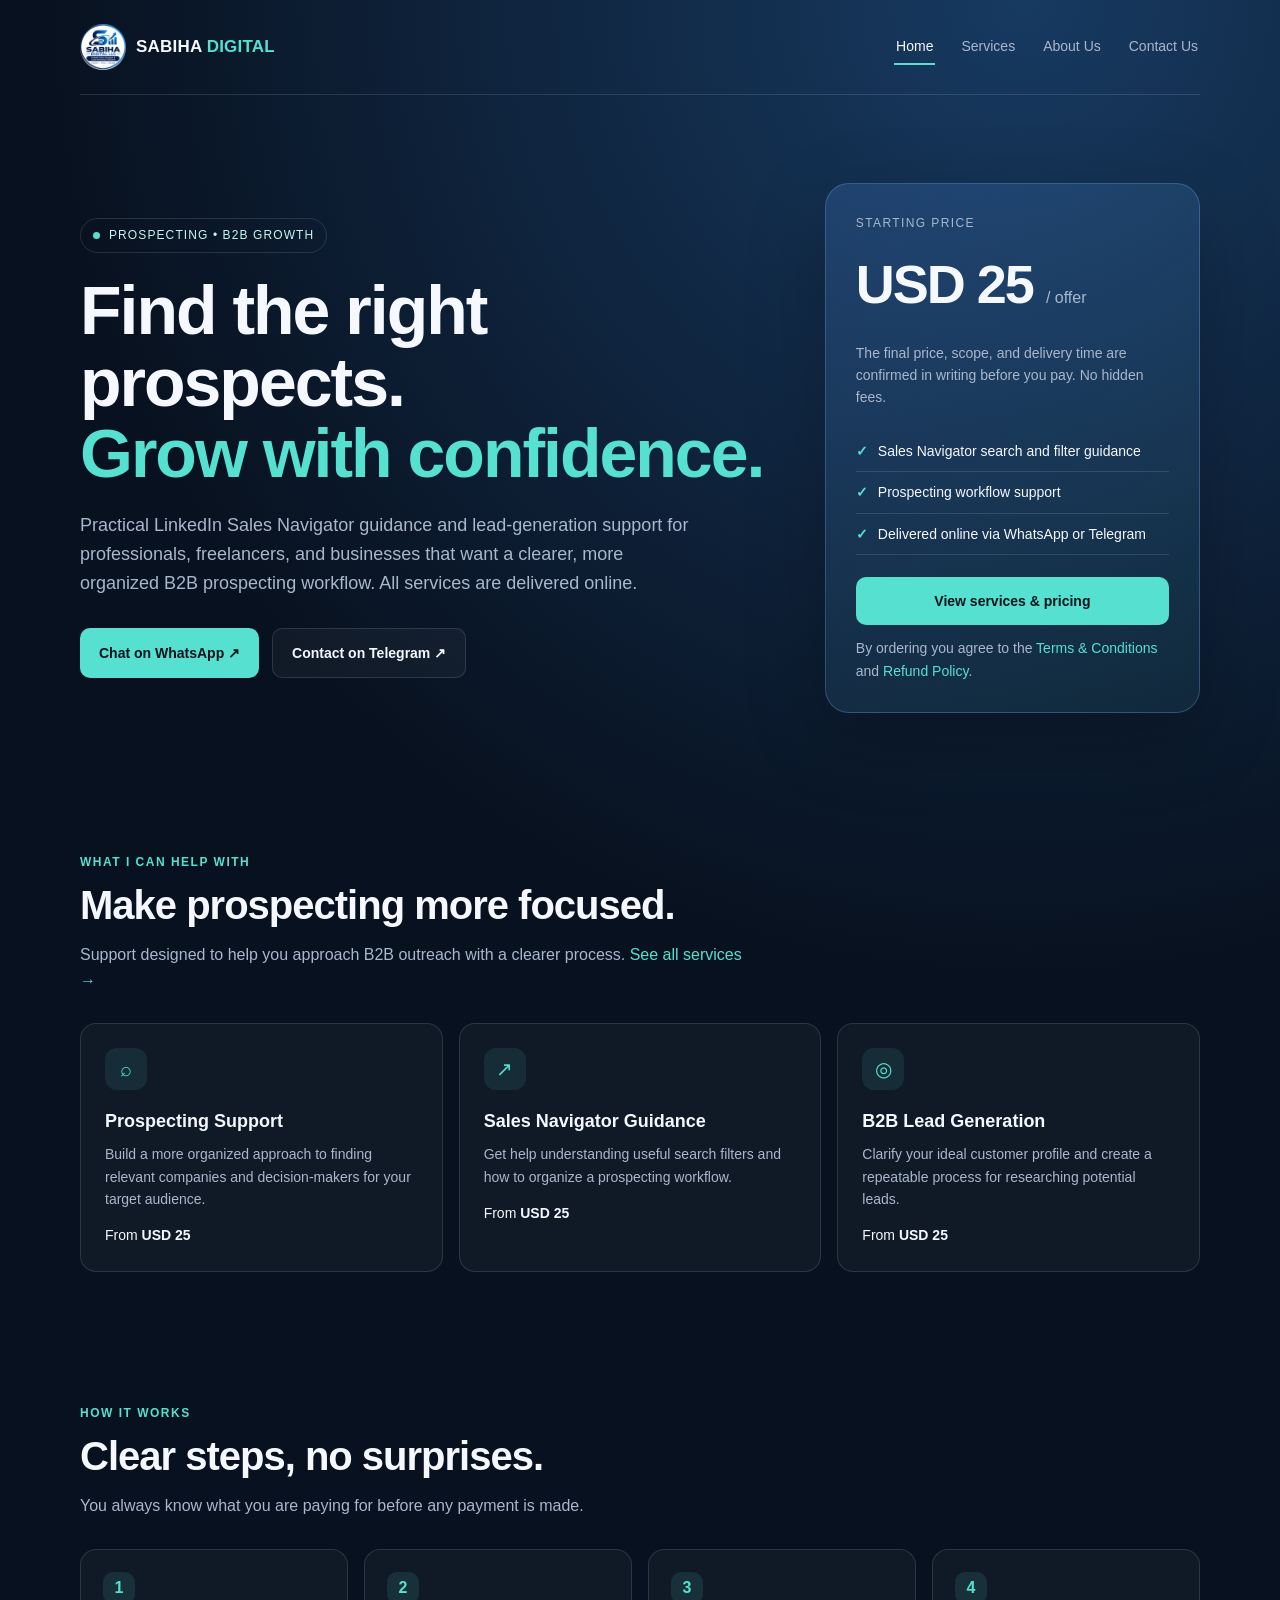
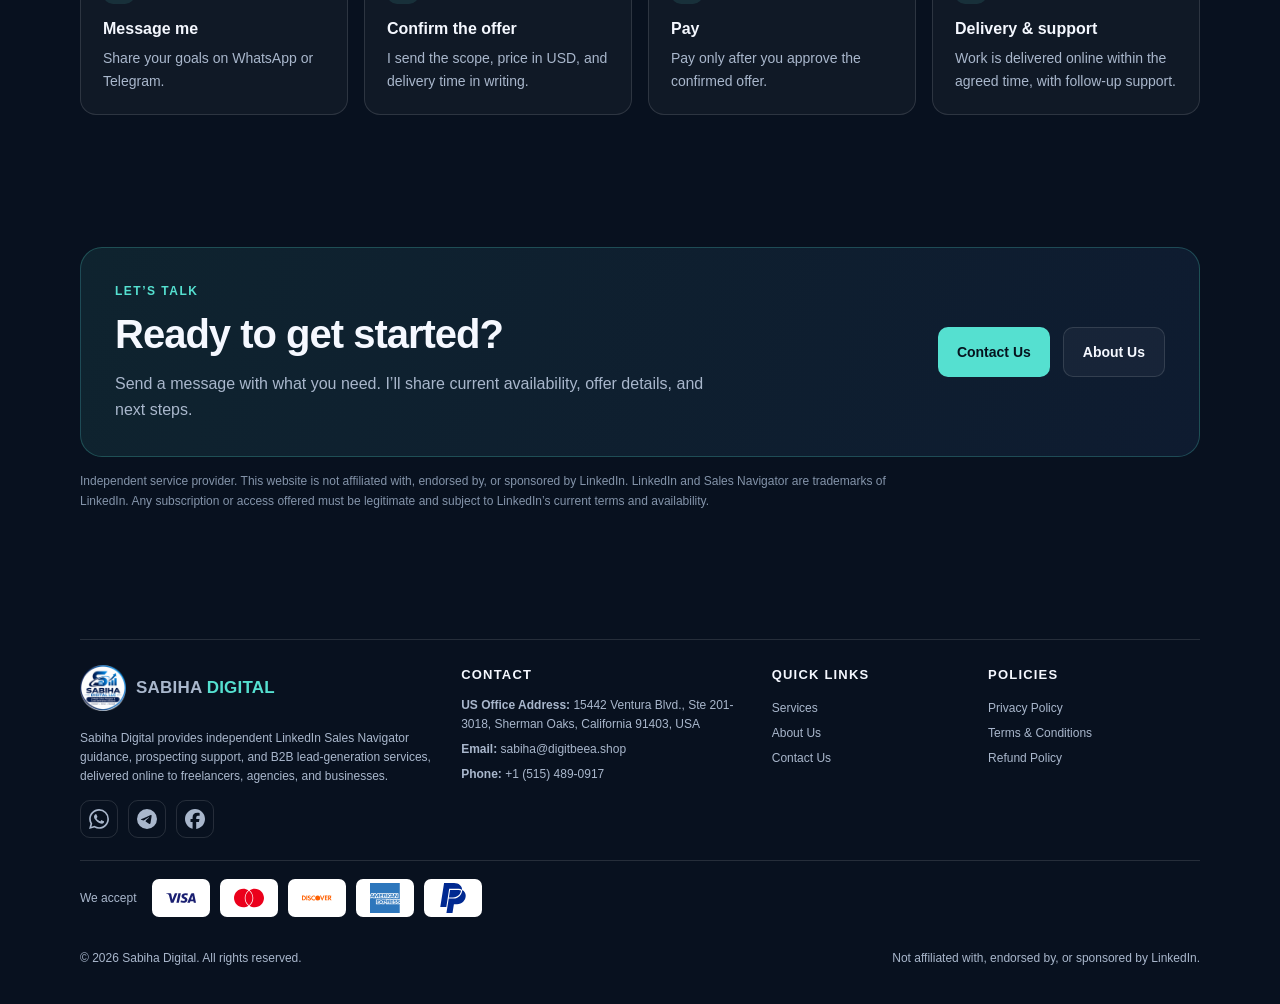
<file: index.html>
<!DOCTYPE html>
<html lang="en">
<head>
<meta charset="UTF-8">
<meta name="viewport" content="width=device-width, initial-scale=1.0">
<meta name="description" content="LinkedIn Sales Navigator guidance, prospecting support and B2B lead-generation services by Sabiha Digital. From USD 25.">
<title>Sabiha Digital | Sales Navigator Solutions</title>
<link rel="icon" href="favicon-32.png" sizes="32x32" type="image/png">
<link rel="icon" href="favicon-192.png" sizes="192x192" type="image/png">
<link rel="apple-touch-icon" href="apple-touch-icon.png">
<link rel="stylesheet" href="style.css">
</head>
<body>
<div class="wrap">
<header class="top"><a class="logo" href="./" aria-label="Sabiha Digital home"><img src="logo.png" alt="Sabiha Digital LLC logo" width="46" height="46"><span>SABIHA <b>DIGITAL</b></span></a><nav class="navlinks" aria-label="Main"><a href="./" class="on" aria-current="page">Home</a><a href="services.html">Services</a><a href="about.html">About Us</a><a href="contact.html">Contact Us</a></nav></header>
<main>

<section class="hero">
  <div>
    <div class="eyebrow"><span class="dot"></span> Prospecting • B2B Growth</div>
    <h1>Find the right prospects.<br><em>Grow with confidence.</em></h1>
    <p class="lead">Practical LinkedIn Sales Navigator guidance and lead-generation support for professionals, freelancers, and businesses that want a clearer, more organized B2B prospecting workflow. All services are delivered online.</p>
    <div class="actions"><a class="btn primary" href="https://wa.me/8801580539176?text=Hello%20Sabiha%2C%20I%27m%20interested%20in%20your%20Sales%20Navigator%20service.">Chat on WhatsApp ↗</a><a class="btn secondary" href="https://t.me/sabihadigitalllc">Contact on Telegram ↗</a></div>
  </div>
  <aside class="pricecard">
    <div class="cardtop">Starting price</div>
    <div class="price">USD 25 <small>/ offer</small></div>
    <p>The final price, scope, and delivery time are confirmed in writing before you pay. No hidden fees.</p>
    <ul class="checklist"><li>Sales Navigator search and filter guidance</li><li>Prospecting workflow support</li><li>Delivered online via WhatsApp or Telegram</li></ul>
    <a class="btn primary" style="width:100%" href="services.html">View services &amp; pricing</a>
    <p class="note">By ordering you agree to the <a href="terms.html">Terms &amp; Conditions</a> and <a href="refund-policy.html">Refund Policy</a>.</p>
  </aside>
</section>
<section>
  <div class="section-head"><div class="kicker">What I can help with</div><h2>Make prospecting more focused.</h2><p class="sub">Support designed to help you approach B2B outreach with a clearer process. <a class="inline" href="services.html">See all services →</a></p></div>
  <div class="grid"><article class="feature"><div class="icon" aria-hidden="true">⌕</div><h3>Prospecting Support</h3><p>Build a more organized approach to finding relevant companies and decision-makers for your target audience.</p><p class="from">From <strong>USD 25</strong></p></article><article class="feature"><div class="icon" aria-hidden="true">↗</div><h3>Sales Navigator Guidance</h3><p>Get help understanding useful search filters and how to organize a prospecting workflow.</p><p class="from">From <strong>USD 25</strong></p></article><article class="feature"><div class="icon" aria-hidden="true">◎</div><h3>B2B Lead Generation</h3><p>Clarify your ideal customer profile and create a repeatable process for researching potential leads.</p><p class="from">From <strong>USD 25</strong></p></article></div>
</section>
<section>
  <div class="section-head"><div class="kicker">How it works</div><h2>Clear steps, no surprises.</h2><p class="sub">You always know what you are paying for before any payment is made.</p></div>
  <div class="steps">
<div class="step"><h3>Message me</h3><p>Share your goals on WhatsApp or Telegram.</p></div>
<div class="step"><h3>Confirm the offer</h3><p>I send the scope, price in USD, and delivery time in writing.</p></div>
<div class="step"><h3>Pay</h3><p>Pay only after you approve the confirmed offer.</p></div>
<div class="step"><h3>Delivery &amp; support</h3><p>Work is delivered online within the agreed time, with follow-up support.</p></div></div>
</section>
<section>
  <div class="contactbox"><div><div class="kicker">Let’s talk</div><h2>Ready to get started?</h2><p>Send a message with what you need. I’ll share current availability, offer details, and next steps.</p></div>
  <div class="actions" style="margin-top:0"><a class="btn primary" href="contact.html">Contact Us</a><a class="btn secondary" href="about.html">About Us</a></div></div>
  <p class="disclaimer">Independent service provider. This website is not affiliated with, endorsed by, or sponsored by LinkedIn. LinkedIn and Sales Navigator are trademarks of LinkedIn. Any subscription or access offered must be legitimate and subject to LinkedIn’s current terms and availability.</p>
</section>
</main>
<footer>
  <div class="footgrid">
    <div><a class="logo" href="./" aria-label="Sabiha Digital home"><img src="logo.png" alt="Sabiha Digital LLC logo" width="46" height="46"><span>SABIHA <b>DIGITAL</b></span></a><p class="bio">Sabiha Digital provides independent LinkedIn Sales Navigator guidance, prospecting support, and B2B lead-generation services, delivered online to freelancers, agencies, and businesses.</p><div class="social"><a href="https://wa.me/8801580539176" target="_blank" rel="noopener" aria-label="WhatsApp"><svg viewBox="0 0 24 24" width="20" height="20" role="img" aria-label="WhatsApp"><path fill="currentColor" d="M17.472 14.382c-.297-.149-1.758-.867-2.03-.967-.273-.099-.471-.148-.67.15-.197.297-.767.966-.94 1.164-.173.199-.347.223-.644.075-.297-.15-1.255-.463-2.39-1.475-.883-.788-1.48-1.761-1.653-2.059-.173-.297-.018-.458.13-.606.134-.133.298-.347.446-.52.149-.174.198-.298.298-.497.099-.198.05-.371-.025-.52-.075-.149-.669-1.612-.916-2.207-.242-.579-.487-.5-.669-.51-.173-.008-.371-.01-.57-.01-.198 0-.52.074-.792.372-.272.297-1.04 1.016-1.04 2.479 0 1.462 1.065 2.875 1.213 3.074.149.198 2.096 3.2 5.077 4.487.709.306 1.262.489 1.694.625.712.227 1.36.195 1.871.118.571-.085 1.758-.719 2.006-1.413.248-.694.248-1.289.173-1.413-.074-.124-.272-.198-.57-.347m-5.421 7.403h-.004a9.87 9.87 0 01-5.031-1.378l-.361-.214-3.741.982.998-3.648-.235-.374a9.86 9.86 0 01-1.51-5.26c.001-5.45 4.436-9.884 9.888-9.884 2.64 0 5.122 1.03 6.988 2.898a9.825 9.825 0 012.893 6.994c-.003 5.45-4.437 9.884-9.885 9.884m8.413-18.297A11.815 11.815 0 0012.05 0C5.495 0 .16 5.335.157 11.892c0 2.096.547 4.142 1.588 5.945L.057 24l6.305-1.654a11.882 11.882 0 005.683 1.448h.005c6.554 0 11.89-5.335 11.893-11.893a11.821 11.821 0 00-3.48-8.413Z"/></svg></a><a href="https://t.me/sabihadigitalllc" target="_blank" rel="noopener" aria-label="Telegram"><svg viewBox="0 0 24 24" width="20" height="20" role="img" aria-label="Telegram"><path fill="currentColor" d="M11.944 0A12 12 0 0 0 0 12a12 12 0 0 0 12 12 12 12 0 0 0 12-12A12 12 0 0 0 12 0a12 12 0 0 0-.056 0zm4.962 7.224c.1-.002.321.023.465.14a.506.506 0 0 1 .171.325c.016.093.036.306.02.472-.18 1.898-.962 6.502-1.36 8.627-.168.9-.499 1.201-.82 1.23-.696.065-1.225-.46-1.9-.902-1.056-.693-1.653-1.124-2.678-1.8-1.185-.78-.417-1.21.258-1.91.177-.184 3.247-2.977 3.307-3.23.007-.032.014-.15-.056-.212s-.174-.041-.249-.024c-.106.024-1.793 1.14-5.061 3.345-.48.33-.913.49-1.302.48-.428-.008-1.252-.241-1.865-.44-.752-.245-1.349-.374-1.297-.789.027-.216.325-.437.893-.663 3.498-1.524 5.83-2.529 6.998-3.014 3.332-1.386 4.025-1.627 4.476-1.635z"/></svg></a><a href="https://www.facebook.com/sabihadigitalllc" target="_blank" rel="noopener" aria-label="Facebook"><svg viewBox="0 0 24 24" width="20" height="20" role="img" aria-label="Facebook"><path fill="currentColor" d="M9.101 23.691v-7.98H6.627v-3.667h2.474v-1.58c0-4.085 1.848-5.978 5.858-5.978.401 0 .955.042 1.468.103a8.68 8.68 0 0 1 1.141.195v3.325a8.623 8.623 0 0 0-.653-.036 26.805 26.805 0 0 0-.733-.009c-.707 0-1.259.096-1.675.309a1.686 1.686 0 0 0-.679.622c-.258.42-.374.995-.374 1.752v1.297h3.919l-.386 2.103-.287 1.564h-3.246v8.245C19.396 23.238 24 18.179 24 12.044c0-6.627-5.373-12-12-12s-12 5.373-12 12c0 5.628 3.874 10.35 9.101 11.647Z"/></svg></a></div></div>
    <div><h4>Contact</h4><p><strong>US Office Address:</strong> 15442 Ventura Blvd., Ste 201-3018, Sherman Oaks, California 91403, USA</p><p><strong>Email:</strong> <a href="mailto:sabiha@digitbeea.shop">sabiha@digitbeea.shop</a></p><p><strong>Phone:</strong> <a href="tel:+15154890917">+1 (515) 489-0917</a></p></div>
    <div><h4>Quick links</h4><a href="services.html">Services</a><a href="about.html">About Us</a><a href="contact.html">Contact Us</a></div>
    <div><h4>Policies</h4><a href="privacy-policy.html">Privacy Policy</a><a href="terms.html">Terms &amp; Conditions</a><a href="refund-policy.html">Refund Policy</a></div>
  </div>
  <div class="payrow"><span>We accept</span><span class="paybadge" title="Visa"><svg viewBox="0 0 24 24" width="30" height="30" role="img" aria-label="Visa"><path fill="#1A1F71" d="M9.112 8.262L5.97 15.758H3.92L2.374 9.775c-.094-.368-.175-.503-.461-.658C1.447 8.864.677 8.627 0 8.479l.046-.217h3.3a.904.904 0 01.894.764l.817 4.338 2.018-5.102zm8.033 5.049c.008-1.979-2.736-2.088-2.717-2.972.006-.269.262-.555.822-.628a3.66 3.66 0 011.913.336l.34-1.59a5.207 5.207 0 00-1.814-.333c-1.917 0-3.266 1.02-3.278 2.479-.012 1.079.963 1.68 1.698 2.04.756.367 1.01.603 1.006.931-.005.504-.602.725-1.16.734-.975.015-1.54-.263-1.992-.473l-.351 1.642c.453.208 1.289.39 2.156.398 2.037 0 3.37-1.006 3.377-2.564m5.061 2.447H24l-1.565-7.496h-1.656a.883.883 0 00-.826.55l-2.909 6.946h2.036l.405-1.12h2.488zm-2.163-2.656l1.02-2.815.588 2.815zm-8.16-4.84l-1.603 7.496H8.34l1.605-7.496z"/></svg></span><span class="paybadge" title="MasterCard"><svg viewBox="0 0 24 24" width="30" height="30" role="img" aria-label="MasterCard"><path fill="#EB001B" d="M11.343 18.031c.058.049.12.098.181.146-1.177.783-2.59 1.238-4.107 1.238C3.32 19.416 0 16.096 0 12c0-4.095 3.32-7.416 7.416-7.416 1.518 0 2.931.456 4.105 1.238-.06.051-.12.098-.165.15C9.6 7.489 8.595 9.688 8.595 12c0 2.311 1.001 4.51 2.748 6.031zm5.241-13.447c-1.52 0-2.931.456-4.105 1.238.06.051.12.098.165.15C14.4 7.489 15.405 9.688 15.405 12c0 2.31-1.001 4.507-2.748 6.031-.058.049-.12.098-.181.146 1.177.783 2.588 1.238 4.107 1.238C20.68 19.416 24 16.096 24 12c0-4.094-3.32-7.416-7.416-7.416zM12 6.174c-.096.075-.189.15-.28.231C10.156 7.764 9.169 9.765 9.169 12c0 2.236.987 4.236 2.551 5.595.09.08.185.158.28.232.096-.074.189-.152.28-.232 1.563-1.359 2.551-3.359 2.551-5.595 0-2.235-.987-4.236-2.551-5.595-.09-.08-.184-.156-.28-.231z"/></svg></span><span class="paybadge" title="Discover"><svg viewBox="0 0 24 24" width="30" height="30" role="img" aria-label="Discover"><path fill="#FF6000" d="M14.58 12a2.023 2.023 0 1 1-2.025-2.023h.002c1.118 0 2.023.906 2.023 2.023zm-5.2-2.001c-1.124 0-2.025.884-2.025 1.99 0 1.118.878 1.984 2.007 1.984.319 0 .593-.063.93-.221v-.873c-.296.297-.559.416-.895.416-.747 0-1.277-.542-1.277-1.312 0-.73.547-1.306 1.243-1.306.354 0 .622.126.93.428v-.873a1.898 1.898 0 0 0-.913-.233zm-3.352 1.545c-.445-.165-.576-.273-.576-.479 0-.239.233-.422.553-.422.222 0 .405.091.598.308l.388-.508a1.665 1.665 0 0 0-1.117-.422c-.673 0-1.186.467-1.186 1.089 0 .524.239.792.936 1.043.291.103.438.171.513.217a.456.456 0 0 1 .222.394c0 .308-.245.536-.576.536-.354 0-.639-.177-.809-.507l-.479.461c.342.502.752.724 1.317.724.771 0 1.311-.513 1.311-1.249-.002-.603-.252-.876-1.095-1.185zM24 10.3a.29.29 0 0 1-.288.291.29.29 0 0 1-.291-.291v-.003A.29.29 0 1 1 24 10.3zm-.059.001a.235.235 0 0 0-.231-.239.234.234 0 0 0-.232.239c0 .132.104.239.232.239a.235.235 0 0 0 .231-.239zM3.472 13.887h.742v-3.803h-.742v3.803zm12.702-1.248l-1.014-2.554h-.81l1.614 3.9h.399l1.643-3.9h-.804l-1.028 2.554zm2.166 1.248h2.104v-.644h-1.362v-1.027h1.312v-.644h-1.312v-.844h1.362v-.644H18.34v3.803zm5.409-3.557l.11.138h-.097l-.094-.13v.13h-.08v-.334h.107c.081 0 .126.036.126.103.001.046-.025.08-.072.093zm-.006-.092c0-.029-.021-.043-.06-.043h-.014v.087h.014c.039 0 .06-.014.06-.044zm-1.228 2.047l1.197 1.602H22.8l-1.027-1.528h-.097v1.528h-.741v-3.803h1.1c.855 0 1.346.411 1.346 1.123 0 .583-.308.965-.866 1.078zm.103-1.038c0-.37-.251-.563-.713-.563h-.228v1.152h.217c.473-.001.724-.207.724-.589zm-19.487.742a1.91 1.91 0 0 1-.69 1.46c-.365.303-.781.439-1.357.439H.001v-3.803H1.09c1.202 0 2.041.781 2.041 1.904zm-.764-.006c0-.364-.154-.718-.411-.947-.245-.222-.536-.308-1.015-.308H.742v2.515h.199c.479 0 .782-.092 1.015-.302.256-.228.411-.593.411-.958z"/></svg></span><span class="paybadge" title="American Express"><svg viewBox="0 0 24 24" width="30" height="30" role="img" aria-label="American Express"><path fill="#2E77BC" d="M16.015 14.378c0-.32-.135-.496-.344-.622-.21-.12-.464-.135-.81-.135h-1.543v2.82h.675v-1.027h.72c.24 0 .39.024.478.125.12.13.104.38.104.55v.35h.66v-.555c-.002-.25-.017-.376-.108-.516-.06-.08-.18-.18-.33-.234l.02-.008c.18-.072.48-.297.48-.747zm-.87.407l-.028-.002c-.09.053-.195.058-.33.058h-.81v-.63h.824c.12 0 .24 0 .33.05.098.048.156.147.15.255 0 .12-.045.215-.134.27zM20.297 15.837H19v.6h1.304c.676 0 1.05-.278 1.05-.884 0-.28-.066-.448-.187-.582-.153-.133-.392-.193-.73-.207l-.376-.015c-.104 0-.18 0-.255-.03-.09-.03-.15-.105-.15-.21 0-.09.017-.166.09-.21.083-.046.177-.066.272-.06h1.23v-.602h-1.35c-.704 0-.958.437-.958.84 0 .9.776.855 1.407.87.104 0 .18.015.225.06.046.03.082.106.082.18 0 .077-.035.15-.08.18-.06.053-.15.07-.277.07zM0 0v10.096L.81 8.22h1.75l.225.464V8.22h2.043l.45 1.02.437-1.013h6.502c.295 0 .56.057.756.236v-.23h1.787v.23c.307-.17.686-.23 1.12-.23h2.606l.24.466v-.466h1.918l.254.465v-.466h1.858v3.948H20.87l-.36-.6v.585h-2.353l-.256-.63h-.583l-.27.614h-1.213c-.48 0-.84-.104-1.08-.24v.24h-2.89v-.884c0-.12-.03-.12-.105-.135h-.105v1.036H6.067v-.48l-.21.48H4.69l-.202-.48v.465H2.235l-.256-.624H1.4l-.256.624H0V24h23.786v-7.108c-.27.135-.613.18-.973.18H21.09v-.255c-.21.165-.57.255-.914.255H14.71v-.9c0-.12-.018-.12-.12-.12h-.075v1.022h-1.8v-1.066c-.298.136-.643.15-.928.136h-.214v.915h-2.18l-.54-.617-.57.6H4.742v-3.93h3.61l.518.602.554-.6h2.412c.28 0 .74.03.942.225v-.24h2.177c.202 0 .644.045.903.225v-.24h3.265v.24c.163-.164.508-.24.803-.24h1.89v.24c.194-.15.464-.24.84-.24h1.176V0H0zM21.156 14.955c.004.005.006.012.01.016.01.01.024.01.032.02l-.042-.035zM23.828 13.082h.065v.555h-.065zM23.865 15.03v-.005c-.03-.025-.046-.048-.075-.07-.15-.153-.39-.215-.764-.225l-.36-.012c-.12 0-.194-.007-.27-.03-.09-.03-.15-.105-.15-.21 0-.09.03-.16.09-.204.076-.045.15-.05.27-.05h1.223v-.588h-1.283c-.69 0-.96.437-.96.84 0 .9.78.855 1.41.87.104 0 .18.015.224.06.046.03.076.106.076.18 0 .07-.034.138-.09.18-.045.056-.136.07-.27.07h-1.288v.605h1.287c.42 0 .734-.118.9-.36h.03c.09-.134.135-.3.135-.523 0-.24-.045-.39-.135-.526zM18.597 14.208v-.583h-2.235V16.458h2.235v-.585h-1.57v-.57h1.533v-.584h-1.532v-.51M13.51 8.787h.685V11.6h-.684zM13.126 9.543l-.007.006c0-.314-.13-.5-.34-.624-.217-.125-.47-.135-.81-.135H10.43v2.82h.674v-1.034h.72c.24 0 .39.03.487.12.122.136.107.378.107.548v.354h.677v-.553c0-.25-.016-.375-.11-.516-.09-.107-.202-.19-.33-.237.172-.07.472-.3.472-.75zm-.855.396h-.015c-.09.054-.195.056-.33.056H11.1v-.623h.825c.12 0 .24.004.33.05.09.04.15.128.15.25s-.047.22-.134.266zM15.92 9.373h.632v-.6h-.644c-.464 0-.804.105-1.02.33-.286.3-.362.69-.362 1.11 0 .512.123.833.36 1.074.232.238.645.31.97.31h.78l.255-.627h1.39l.262.627h1.36v-2.11l1.272 2.11h.95l.002.002V8.786h-.684v1.963l-1.18-1.96h-1.02V11.4L18.11 8.744h-1.004l-.943 2.22h-.3c-.177 0-.362-.03-.468-.134-.125-.15-.186-.36-.186-.662 0-.285.08-.51.194-.63.133-.135.272-.165.516-.165zm1.668-.108l.464 1.118v.002h-.93l.466-1.12zM2.38 10.97l.254.628H4V9.393l.972 2.205h.584l.973-2.202.015 2.202h.69v-2.81H6.118l-.807 1.904-.876-1.905H3.343v2.663L2.205 8.787h-.997L.01 11.597h.72l.26-.626h1.39zm-.688-1.705l.46 1.118-.003.002h-.915l.457-1.12zM11.856 13.62H9.714l-.85.923-.825-.922H5.346v2.82H8l.855-.932.824.93h1.302v-.94h.838c.6 0 1.17-.164 1.17-.945l-.006-.003c0-.78-.598-.93-1.128-.93zM7.67 15.853l-.014-.002H6.02v-.557h1.47v-.574H6.02v-.51H7.7l.733.82-.764.824zm2.642.33l-1.03-1.147 1.03-1.108v2.253zm1.553-1.258h-.885v-.717h.885c.24 0 .42.098.42.344 0 .243-.15.372-.42.372zM9.967 9.373v-.586H7.73V11.6h2.237v-.58H8.4v-.564h1.527V9.88H8.4v-.507"/></svg></span><span class="paybadge" title="PayPal"><svg viewBox="0 0 24 24" width="30" height="30" role="img" aria-label="PayPal"><path fill="#002991" d="M15.607 4.653H8.941L6.645 19.251H1.82L4.862 0h7.995c3.754 0 6.375 2.294 6.473 5.513-.648-.478-2.105-.86-3.722-.86m6.57 5.546c0 3.41-3.01 6.853-6.958 6.853h-2.493L11.595 24H6.74l1.845-11.538h3.592c4.208 0 7.346-3.634 7.153-6.949a5.24 5.24 0 0 1 2.848 4.686M9.653 5.546h6.408c.907 0 1.942.222 2.363.541-.195 2.741-2.655 5.483-6.441 5.483H8.714Z"/></svg></span></div>
  <div class="footrow"><span>© 2026 Sabiha Digital. All rights reserved.</span><span>Not affiliated with, endorsed by, or sponsored by LinkedIn.</span></div>
</footer>
</div>
</body>
</html>
</file>
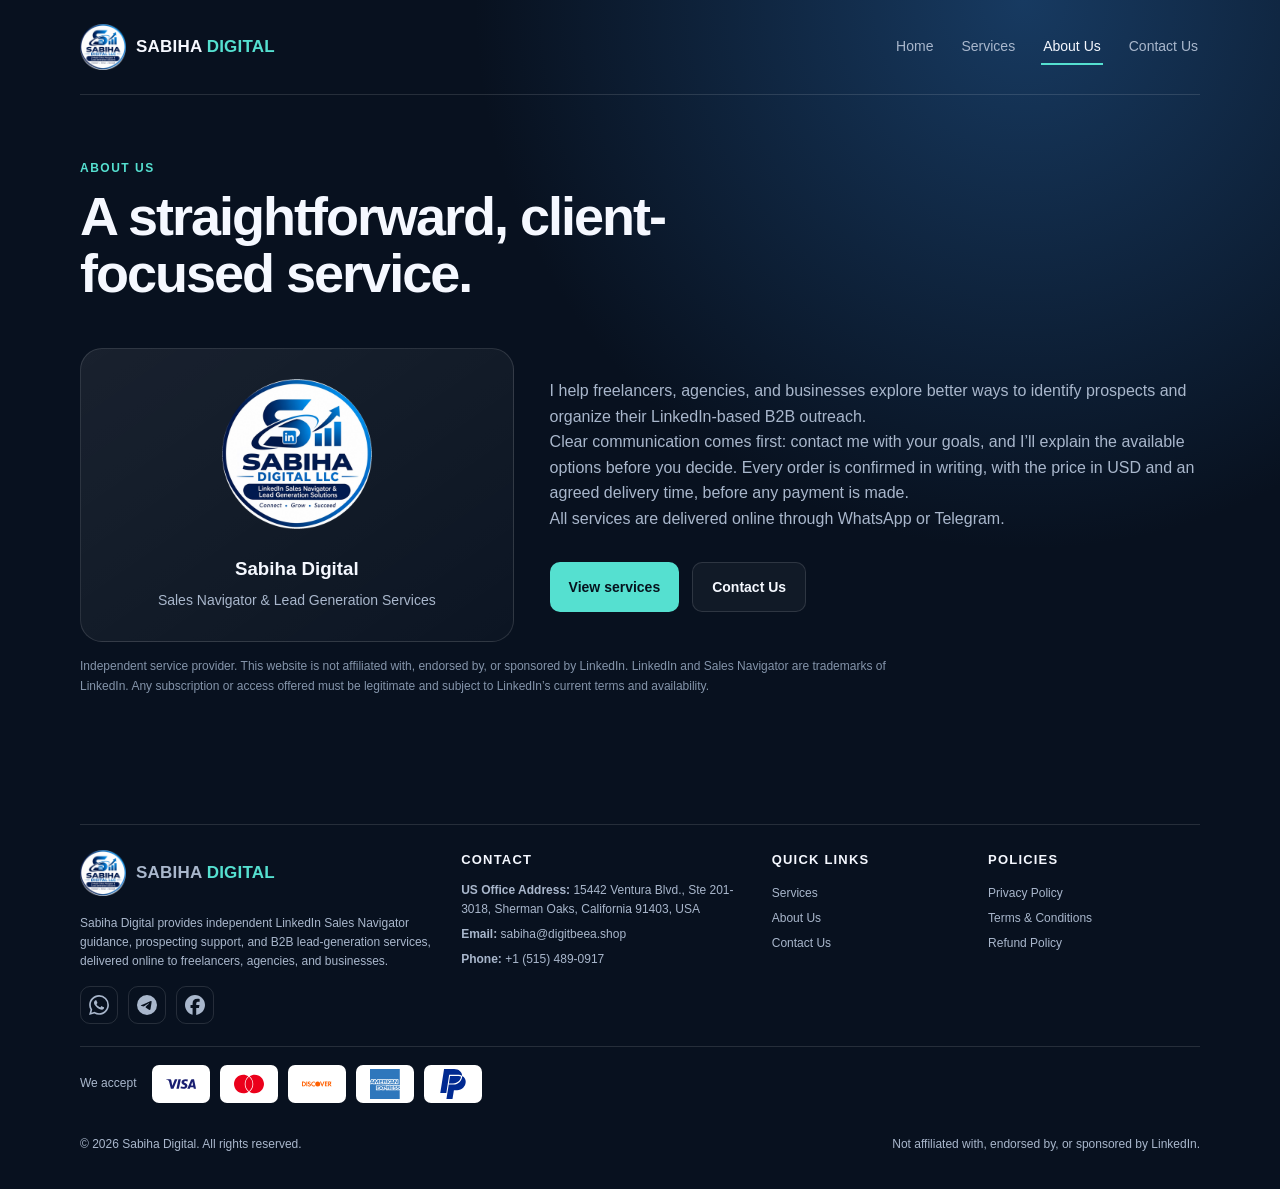
<file: about.html>
<!DOCTYPE html>
<html lang="en">
<head>
<meta charset="UTF-8">
<meta name="viewport" content="width=device-width, initial-scale=1.0">
<meta name="description" content="About Sabiha Digital, an independent LinkedIn Sales Navigator and B2B lead-generation service provider.">
<title>About Us | Sabiha Digital</title>
<link rel="icon" href="favicon-32.png" sizes="32x32" type="image/png">
<link rel="icon" href="favicon-192.png" sizes="192x192" type="image/png">
<link rel="apple-touch-icon" href="apple-touch-icon.png">
<link rel="stylesheet" href="style.css">
</head>
<body>
<div class="wrap">
<header class="top"><a class="logo" href="./" aria-label="Sabiha Digital home"><img src="logo.png" alt="Sabiha Digital LLC logo" width="46" height="46"><span>SABIHA <b>DIGITAL</b></span></a><nav class="navlinks" aria-label="Main"><a href="./">Home</a><a href="services.html">Services</a><a href="about.html" class="on" aria-current="page">About Us</a><a href="contact.html">Contact Us</a></nav></header>
<main>

<section class="pagehead"><div class="kicker">About Us</div><h1>A straightforward, client-focused service.</h1></section>
<section style="padding-top:0">
  <div class="about">
    <div class="profile"><img src="logo.png" alt="Sabiha Digital LLC logo" width="150" height="150" style="margin-bottom:18px"><h3>Sabiha Digital</h3><p>Sales Navigator &amp; Lead Generation Services</p></div>
    <div>
      <p class="sub">I help freelancers, agencies, and businesses explore better ways to identify prospects and organize their LinkedIn-based B2B outreach.</p>
      <p class="sub">Clear communication comes first: contact me with your goals, and I’ll explain the available options before you decide. Every order is confirmed in writing, with the price in USD and an agreed delivery time, before any payment is made.</p>
      <p class="sub">All services are delivered online through WhatsApp or Telegram.</p>
      <div class="actions"><a class="btn primary" href="services.html">View services</a><a class="btn secondary" href="contact.html">Contact Us</a></div>
    </div>
  </div>
  <p class="disclaimer">Independent service provider. This website is not affiliated with, endorsed by, or sponsored by LinkedIn. LinkedIn and Sales Navigator are trademarks of LinkedIn. Any subscription or access offered must be legitimate and subject to LinkedIn’s current terms and availability.</p>
</section>
</main>
<footer>
  <div class="footgrid">
    <div><a class="logo" href="./" aria-label="Sabiha Digital home"><img src="logo.png" alt="Sabiha Digital LLC logo" width="46" height="46"><span>SABIHA <b>DIGITAL</b></span></a><p class="bio">Sabiha Digital provides independent LinkedIn Sales Navigator guidance, prospecting support, and B2B lead-generation services, delivered online to freelancers, agencies, and businesses.</p><div class="social"><a href="https://wa.me/8801580539176" target="_blank" rel="noopener" aria-label="WhatsApp"><svg viewBox="0 0 24 24" width="20" height="20" role="img" aria-label="WhatsApp"><path fill="currentColor" d="M17.472 14.382c-.297-.149-1.758-.867-2.03-.967-.273-.099-.471-.148-.67.15-.197.297-.767.966-.94 1.164-.173.199-.347.223-.644.075-.297-.15-1.255-.463-2.39-1.475-.883-.788-1.48-1.761-1.653-2.059-.173-.297-.018-.458.13-.606.134-.133.298-.347.446-.52.149-.174.198-.298.298-.497.099-.198.05-.371-.025-.52-.075-.149-.669-1.612-.916-2.207-.242-.579-.487-.5-.669-.51-.173-.008-.371-.01-.57-.01-.198 0-.52.074-.792.372-.272.297-1.04 1.016-1.04 2.479 0 1.462 1.065 2.875 1.213 3.074.149.198 2.096 3.2 5.077 4.487.709.306 1.262.489 1.694.625.712.227 1.36.195 1.871.118.571-.085 1.758-.719 2.006-1.413.248-.694.248-1.289.173-1.413-.074-.124-.272-.198-.57-.347m-5.421 7.403h-.004a9.87 9.87 0 01-5.031-1.378l-.361-.214-3.741.982.998-3.648-.235-.374a9.86 9.86 0 01-1.51-5.26c.001-5.45 4.436-9.884 9.888-9.884 2.64 0 5.122 1.03 6.988 2.898a9.825 9.825 0 012.893 6.994c-.003 5.45-4.437 9.884-9.885 9.884m8.413-18.297A11.815 11.815 0 0012.05 0C5.495 0 .16 5.335.157 11.892c0 2.096.547 4.142 1.588 5.945L.057 24l6.305-1.654a11.882 11.882 0 005.683 1.448h.005c6.554 0 11.89-5.335 11.893-11.893a11.821 11.821 0 00-3.48-8.413Z"/></svg></a><a href="https://t.me/sabihadigitalllc" target="_blank" rel="noopener" aria-label="Telegram"><svg viewBox="0 0 24 24" width="20" height="20" role="img" aria-label="Telegram"><path fill="currentColor" d="M11.944 0A12 12 0 0 0 0 12a12 12 0 0 0 12 12 12 12 0 0 0 12-12A12 12 0 0 0 12 0a12 12 0 0 0-.056 0zm4.962 7.224c.1-.002.321.023.465.14a.506.506 0 0 1 .171.325c.016.093.036.306.02.472-.18 1.898-.962 6.502-1.36 8.627-.168.9-.499 1.201-.82 1.23-.696.065-1.225-.46-1.9-.902-1.056-.693-1.653-1.124-2.678-1.8-1.185-.78-.417-1.21.258-1.91.177-.184 3.247-2.977 3.307-3.23.007-.032.014-.15-.056-.212s-.174-.041-.249-.024c-.106.024-1.793 1.14-5.061 3.345-.48.33-.913.49-1.302.48-.428-.008-1.252-.241-1.865-.44-.752-.245-1.349-.374-1.297-.789.027-.216.325-.437.893-.663 3.498-1.524 5.83-2.529 6.998-3.014 3.332-1.386 4.025-1.627 4.476-1.635z"/></svg></a><a href="https://www.facebook.com/sabihadigitalllc" target="_blank" rel="noopener" aria-label="Facebook"><svg viewBox="0 0 24 24" width="20" height="20" role="img" aria-label="Facebook"><path fill="currentColor" d="M9.101 23.691v-7.98H6.627v-3.667h2.474v-1.58c0-4.085 1.848-5.978 5.858-5.978.401 0 .955.042 1.468.103a8.68 8.68 0 0 1 1.141.195v3.325a8.623 8.623 0 0 0-.653-.036 26.805 26.805 0 0 0-.733-.009c-.707 0-1.259.096-1.675.309a1.686 1.686 0 0 0-.679.622c-.258.42-.374.995-.374 1.752v1.297h3.919l-.386 2.103-.287 1.564h-3.246v8.245C19.396 23.238 24 18.179 24 12.044c0-6.627-5.373-12-12-12s-12 5.373-12 12c0 5.628 3.874 10.35 9.101 11.647Z"/></svg></a></div></div>
    <div><h4>Contact</h4><p><strong>US Office Address:</strong> 15442 Ventura Blvd., Ste 201-3018, Sherman Oaks, California 91403, USA</p><p><strong>Email:</strong> <a href="mailto:sabiha@digitbeea.shop">sabiha@digitbeea.shop</a></p><p><strong>Phone:</strong> <a href="tel:+15154890917">+1 (515) 489-0917</a></p></div>
    <div><h4>Quick links</h4><a href="services.html">Services</a><a href="about.html">About Us</a><a href="contact.html">Contact Us</a></div>
    <div><h4>Policies</h4><a href="privacy-policy.html">Privacy Policy</a><a href="terms.html">Terms &amp; Conditions</a><a href="refund-policy.html">Refund Policy</a></div>
  </div>
  <div class="payrow"><span>We accept</span><span class="paybadge" title="Visa"><svg viewBox="0 0 24 24" width="30" height="30" role="img" aria-label="Visa"><path fill="#1A1F71" d="M9.112 8.262L5.97 15.758H3.92L2.374 9.775c-.094-.368-.175-.503-.461-.658C1.447 8.864.677 8.627 0 8.479l.046-.217h3.3a.904.904 0 01.894.764l.817 4.338 2.018-5.102zm8.033 5.049c.008-1.979-2.736-2.088-2.717-2.972.006-.269.262-.555.822-.628a3.66 3.66 0 011.913.336l.34-1.59a5.207 5.207 0 00-1.814-.333c-1.917 0-3.266 1.02-3.278 2.479-.012 1.079.963 1.68 1.698 2.04.756.367 1.01.603 1.006.931-.005.504-.602.725-1.16.734-.975.015-1.54-.263-1.992-.473l-.351 1.642c.453.208 1.289.39 2.156.398 2.037 0 3.37-1.006 3.377-2.564m5.061 2.447H24l-1.565-7.496h-1.656a.883.883 0 00-.826.55l-2.909 6.946h2.036l.405-1.12h2.488zm-2.163-2.656l1.02-2.815.588 2.815zm-8.16-4.84l-1.603 7.496H8.34l1.605-7.496z"/></svg></span><span class="paybadge" title="MasterCard"><svg viewBox="0 0 24 24" width="30" height="30" role="img" aria-label="MasterCard"><path fill="#EB001B" d="M11.343 18.031c.058.049.12.098.181.146-1.177.783-2.59 1.238-4.107 1.238C3.32 19.416 0 16.096 0 12c0-4.095 3.32-7.416 7.416-7.416 1.518 0 2.931.456 4.105 1.238-.06.051-.12.098-.165.15C9.6 7.489 8.595 9.688 8.595 12c0 2.311 1.001 4.51 2.748 6.031zm5.241-13.447c-1.52 0-2.931.456-4.105 1.238.06.051.12.098.165.15C14.4 7.489 15.405 9.688 15.405 12c0 2.31-1.001 4.507-2.748 6.031-.058.049-.12.098-.181.146 1.177.783 2.588 1.238 4.107 1.238C20.68 19.416 24 16.096 24 12c0-4.094-3.32-7.416-7.416-7.416zM12 6.174c-.096.075-.189.15-.28.231C10.156 7.764 9.169 9.765 9.169 12c0 2.236.987 4.236 2.551 5.595.09.08.185.158.28.232.096-.074.189-.152.28-.232 1.563-1.359 2.551-3.359 2.551-5.595 0-2.235-.987-4.236-2.551-5.595-.09-.08-.184-.156-.28-.231z"/></svg></span><span class="paybadge" title="Discover"><svg viewBox="0 0 24 24" width="30" height="30" role="img" aria-label="Discover"><path fill="#FF6000" d="M14.58 12a2.023 2.023 0 1 1-2.025-2.023h.002c1.118 0 2.023.906 2.023 2.023zm-5.2-2.001c-1.124 0-2.025.884-2.025 1.99 0 1.118.878 1.984 2.007 1.984.319 0 .593-.063.93-.221v-.873c-.296.297-.559.416-.895.416-.747 0-1.277-.542-1.277-1.312 0-.73.547-1.306 1.243-1.306.354 0 .622.126.93.428v-.873a1.898 1.898 0 0 0-.913-.233zm-3.352 1.545c-.445-.165-.576-.273-.576-.479 0-.239.233-.422.553-.422.222 0 .405.091.598.308l.388-.508a1.665 1.665 0 0 0-1.117-.422c-.673 0-1.186.467-1.186 1.089 0 .524.239.792.936 1.043.291.103.438.171.513.217a.456.456 0 0 1 .222.394c0 .308-.245.536-.576.536-.354 0-.639-.177-.809-.507l-.479.461c.342.502.752.724 1.317.724.771 0 1.311-.513 1.311-1.249-.002-.603-.252-.876-1.095-1.185zM24 10.3a.29.29 0 0 1-.288.291.29.29 0 0 1-.291-.291v-.003A.29.29 0 1 1 24 10.3zm-.059.001a.235.235 0 0 0-.231-.239.234.234 0 0 0-.232.239c0 .132.104.239.232.239a.235.235 0 0 0 .231-.239zM3.472 13.887h.742v-3.803h-.742v3.803zm12.702-1.248l-1.014-2.554h-.81l1.614 3.9h.399l1.643-3.9h-.804l-1.028 2.554zm2.166 1.248h2.104v-.644h-1.362v-1.027h1.312v-.644h-1.312v-.844h1.362v-.644H18.34v3.803zm5.409-3.557l.11.138h-.097l-.094-.13v.13h-.08v-.334h.107c.081 0 .126.036.126.103.001.046-.025.08-.072.093zm-.006-.092c0-.029-.021-.043-.06-.043h-.014v.087h.014c.039 0 .06-.014.06-.044zm-1.228 2.047l1.197 1.602H22.8l-1.027-1.528h-.097v1.528h-.741v-3.803h1.1c.855 0 1.346.411 1.346 1.123 0 .583-.308.965-.866 1.078zm.103-1.038c0-.37-.251-.563-.713-.563h-.228v1.152h.217c.473-.001.724-.207.724-.589zm-19.487.742a1.91 1.91 0 0 1-.69 1.46c-.365.303-.781.439-1.357.439H.001v-3.803H1.09c1.202 0 2.041.781 2.041 1.904zm-.764-.006c0-.364-.154-.718-.411-.947-.245-.222-.536-.308-1.015-.308H.742v2.515h.199c.479 0 .782-.092 1.015-.302.256-.228.411-.593.411-.958z"/></svg></span><span class="paybadge" title="American Express"><svg viewBox="0 0 24 24" width="30" height="30" role="img" aria-label="American Express"><path fill="#2E77BC" d="M16.015 14.378c0-.32-.135-.496-.344-.622-.21-.12-.464-.135-.81-.135h-1.543v2.82h.675v-1.027h.72c.24 0 .39.024.478.125.12.13.104.38.104.55v.35h.66v-.555c-.002-.25-.017-.376-.108-.516-.06-.08-.18-.18-.33-.234l.02-.008c.18-.072.48-.297.48-.747zm-.87.407l-.028-.002c-.09.053-.195.058-.33.058h-.81v-.63h.824c.12 0 .24 0 .33.05.098.048.156.147.15.255 0 .12-.045.215-.134.27zM20.297 15.837H19v.6h1.304c.676 0 1.05-.278 1.05-.884 0-.28-.066-.448-.187-.582-.153-.133-.392-.193-.73-.207l-.376-.015c-.104 0-.18 0-.255-.03-.09-.03-.15-.105-.15-.21 0-.09.017-.166.09-.21.083-.046.177-.066.272-.06h1.23v-.602h-1.35c-.704 0-.958.437-.958.84 0 .9.776.855 1.407.87.104 0 .18.015.225.06.046.03.082.106.082.18 0 .077-.035.15-.08.18-.06.053-.15.07-.277.07zM0 0v10.096L.81 8.22h1.75l.225.464V8.22h2.043l.45 1.02.437-1.013h6.502c.295 0 .56.057.756.236v-.23h1.787v.23c.307-.17.686-.23 1.12-.23h2.606l.24.466v-.466h1.918l.254.465v-.466h1.858v3.948H20.87l-.36-.6v.585h-2.353l-.256-.63h-.583l-.27.614h-1.213c-.48 0-.84-.104-1.08-.24v.24h-2.89v-.884c0-.12-.03-.12-.105-.135h-.105v1.036H6.067v-.48l-.21.48H4.69l-.202-.48v.465H2.235l-.256-.624H1.4l-.256.624H0V24h23.786v-7.108c-.27.135-.613.18-.973.18H21.09v-.255c-.21.165-.57.255-.914.255H14.71v-.9c0-.12-.018-.12-.12-.12h-.075v1.022h-1.8v-1.066c-.298.136-.643.15-.928.136h-.214v.915h-2.18l-.54-.617-.57.6H4.742v-3.93h3.61l.518.602.554-.6h2.412c.28 0 .74.03.942.225v-.24h2.177c.202 0 .644.045.903.225v-.24h3.265v.24c.163-.164.508-.24.803-.24h1.89v.24c.194-.15.464-.24.84-.24h1.176V0H0zM21.156 14.955c.004.005.006.012.01.016.01.01.024.01.032.02l-.042-.035zM23.828 13.082h.065v.555h-.065zM23.865 15.03v-.005c-.03-.025-.046-.048-.075-.07-.15-.153-.39-.215-.764-.225l-.36-.012c-.12 0-.194-.007-.27-.03-.09-.03-.15-.105-.15-.21 0-.09.03-.16.09-.204.076-.045.15-.05.27-.05h1.223v-.588h-1.283c-.69 0-.96.437-.96.84 0 .9.78.855 1.41.87.104 0 .18.015.224.06.046.03.076.106.076.18 0 .07-.034.138-.09.18-.045.056-.136.07-.27.07h-1.288v.605h1.287c.42 0 .734-.118.9-.36h.03c.09-.134.135-.3.135-.523 0-.24-.045-.39-.135-.526zM18.597 14.208v-.583h-2.235V16.458h2.235v-.585h-1.57v-.57h1.533v-.584h-1.532v-.51M13.51 8.787h.685V11.6h-.684zM13.126 9.543l-.007.006c0-.314-.13-.5-.34-.624-.217-.125-.47-.135-.81-.135H10.43v2.82h.674v-1.034h.72c.24 0 .39.03.487.12.122.136.107.378.107.548v.354h.677v-.553c0-.25-.016-.375-.11-.516-.09-.107-.202-.19-.33-.237.172-.07.472-.3.472-.75zm-.855.396h-.015c-.09.054-.195.056-.33.056H11.1v-.623h.825c.12 0 .24.004.33.05.09.04.15.128.15.25s-.047.22-.134.266zM15.92 9.373h.632v-.6h-.644c-.464 0-.804.105-1.02.33-.286.3-.362.69-.362 1.11 0 .512.123.833.36 1.074.232.238.645.31.97.31h.78l.255-.627h1.39l.262.627h1.36v-2.11l1.272 2.11h.95l.002.002V8.786h-.684v1.963l-1.18-1.96h-1.02V11.4L18.11 8.744h-1.004l-.943 2.22h-.3c-.177 0-.362-.03-.468-.134-.125-.15-.186-.36-.186-.662 0-.285.08-.51.194-.63.133-.135.272-.165.516-.165zm1.668-.108l.464 1.118v.002h-.93l.466-1.12zM2.38 10.97l.254.628H4V9.393l.972 2.205h.584l.973-2.202.015 2.202h.69v-2.81H6.118l-.807 1.904-.876-1.905H3.343v2.663L2.205 8.787h-.997L.01 11.597h.72l.26-.626h1.39zm-.688-1.705l.46 1.118-.003.002h-.915l.457-1.12zM11.856 13.62H9.714l-.85.923-.825-.922H5.346v2.82H8l.855-.932.824.93h1.302v-.94h.838c.6 0 1.17-.164 1.17-.945l-.006-.003c0-.78-.598-.93-1.128-.93zM7.67 15.853l-.014-.002H6.02v-.557h1.47v-.574H6.02v-.51H7.7l.733.82-.764.824zm2.642.33l-1.03-1.147 1.03-1.108v2.253zm1.553-1.258h-.885v-.717h.885c.24 0 .42.098.42.344 0 .243-.15.372-.42.372zM9.967 9.373v-.586H7.73V11.6h2.237v-.58H8.4v-.564h1.527V9.88H8.4v-.507"/></svg></span><span class="paybadge" title="PayPal"><svg viewBox="0 0 24 24" width="30" height="30" role="img" aria-label="PayPal"><path fill="#002991" d="M15.607 4.653H8.941L6.645 19.251H1.82L4.862 0h7.995c3.754 0 6.375 2.294 6.473 5.513-.648-.478-2.105-.86-3.722-.86m6.57 5.546c0 3.41-3.01 6.853-6.958 6.853h-2.493L11.595 24H6.74l1.845-11.538h3.592c4.208 0 7.346-3.634 7.153-6.949a5.24 5.24 0 0 1 2.848 4.686M9.653 5.546h6.408c.907 0 1.942.222 2.363.541-.195 2.741-2.655 5.483-6.441 5.483H8.714Z"/></svg></span></div>
  <div class="footrow"><span>© 2026 Sabiha Digital. All rights reserved.</span><span>Not affiliated with, endorsed by, or sponsored by LinkedIn.</span></div>
</footer>
</div>
</body>
</html>
</file>
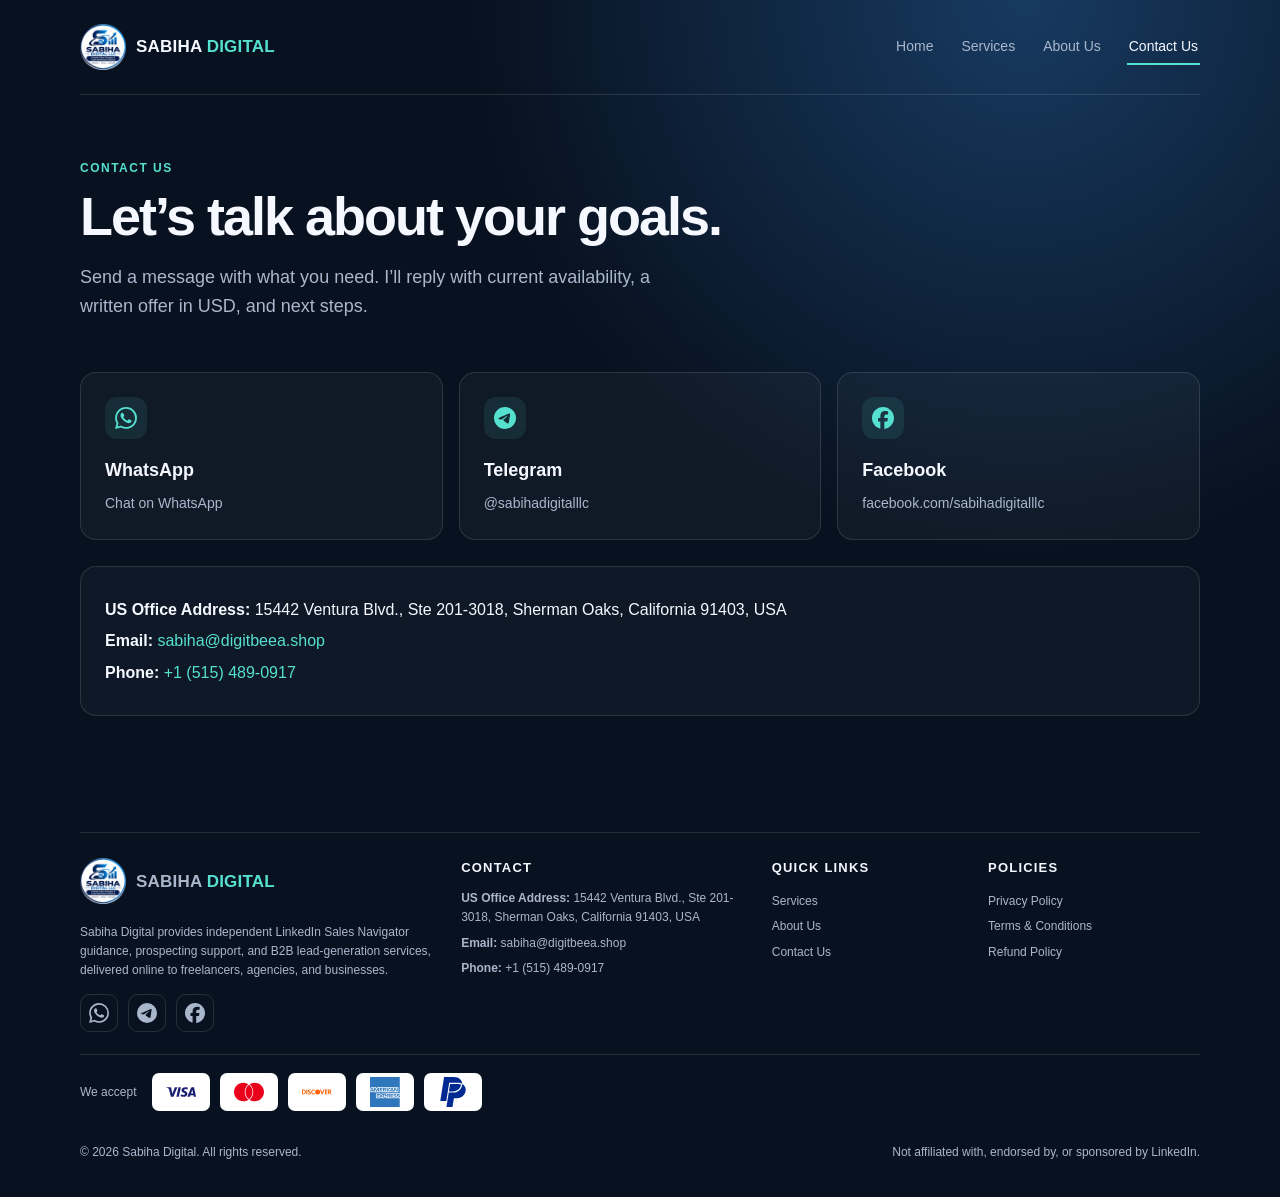
<file: contact.html>
<!DOCTYPE html>
<html lang="en">
<head>
<meta charset="UTF-8">
<meta name="viewport" content="width=device-width, initial-scale=1.0">
<meta name="description" content="Contact Sabiha Digital by WhatsApp, Telegram, phone or email.">
<title>Contact Us | Sabiha Digital</title>
<link rel="icon" href="favicon-32.png" sizes="32x32" type="image/png">
<link rel="icon" href="favicon-192.png" sizes="192x192" type="image/png">
<link rel="apple-touch-icon" href="apple-touch-icon.png">
<link rel="stylesheet" href="style.css">
</head>
<body>
<div class="wrap">
<header class="top"><a class="logo" href="./" aria-label="Sabiha Digital home"><img src="logo.png" alt="Sabiha Digital LLC logo" width="46" height="46"><span>SABIHA <b>DIGITAL</b></span></a><nav class="navlinks" aria-label="Main"><a href="./">Home</a><a href="services.html">Services</a><a href="about.html">About Us</a><a href="contact.html" class="on" aria-current="page">Contact Us</a></nav></header>
<main>

<section class="pagehead"><div class="kicker">Contact Us</div><h1>Let’s talk about your goals.</h1><p class="lead">Send a message with what you need. I’ll reply with current availability, a written offer in USD, and next steps.</p></section>
<section style="padding-top:0">
  <div class="grid">
    <a class="feature card-link" href="https://wa.me/8801580539176?text=Hello%20Sabiha%2C%20I%27m%20interested%20in%20your%20Sales%20Navigator%20service." target="_blank" rel="noopener"><div class="icon"><svg viewBox="0 0 24 24" width="22" height="22" role="img" aria-label="WhatsApp"><path fill="currentColor" d="M17.472 14.382c-.297-.149-1.758-.867-2.03-.967-.273-.099-.471-.148-.67.15-.197.297-.767.966-.94 1.164-.173.199-.347.223-.644.075-.297-.15-1.255-.463-2.39-1.475-.883-.788-1.48-1.761-1.653-2.059-.173-.297-.018-.458.13-.606.134-.133.298-.347.446-.52.149-.174.198-.298.298-.497.099-.198.05-.371-.025-.52-.075-.149-.669-1.612-.916-2.207-.242-.579-.487-.5-.669-.51-.173-.008-.371-.01-.57-.01-.198 0-.52.074-.792.372-.272.297-1.04 1.016-1.04 2.479 0 1.462 1.065 2.875 1.213 3.074.149.198 2.096 3.2 5.077 4.487.709.306 1.262.489 1.694.625.712.227 1.36.195 1.871.118.571-.085 1.758-.719 2.006-1.413.248-.694.248-1.289.173-1.413-.074-.124-.272-.198-.57-.347m-5.421 7.403h-.004a9.87 9.87 0 01-5.031-1.378l-.361-.214-3.741.982.998-3.648-.235-.374a9.86 9.86 0 01-1.51-5.26c.001-5.45 4.436-9.884 9.888-9.884 2.64 0 5.122 1.03 6.988 2.898a9.825 9.825 0 012.893 6.994c-.003 5.45-4.437 9.884-9.885 9.884m8.413-18.297A11.815 11.815 0 0012.05 0C5.495 0 .16 5.335.157 11.892c0 2.096.547 4.142 1.588 5.945L.057 24l6.305-1.654a11.882 11.882 0 005.683 1.448h.005c6.554 0 11.89-5.335 11.893-11.893a11.821 11.821 0 00-3.48-8.413Z"/></svg></div><h3>WhatsApp</h3><p>Chat on WhatsApp</p></a>
    <a class="feature card-link" href="https://t.me/sabihadigitalllc" target="_blank" rel="noopener"><div class="icon"><svg viewBox="0 0 24 24" width="22" height="22" role="img" aria-label="Telegram"><path fill="currentColor" d="M11.944 0A12 12 0 0 0 0 12a12 12 0 0 0 12 12 12 12 0 0 0 12-12A12 12 0 0 0 12 0a12 12 0 0 0-.056 0zm4.962 7.224c.1-.002.321.023.465.14a.506.506 0 0 1 .171.325c.016.093.036.306.02.472-.18 1.898-.962 6.502-1.36 8.627-.168.9-.499 1.201-.82 1.23-.696.065-1.225-.46-1.9-.902-1.056-.693-1.653-1.124-2.678-1.8-1.185-.78-.417-1.21.258-1.91.177-.184 3.247-2.977 3.307-3.23.007-.032.014-.15-.056-.212s-.174-.041-.249-.024c-.106.024-1.793 1.14-5.061 3.345-.48.33-.913.49-1.302.48-.428-.008-1.252-.241-1.865-.44-.752-.245-1.349-.374-1.297-.789.027-.216.325-.437.893-.663 3.498-1.524 5.83-2.529 6.998-3.014 3.332-1.386 4.025-1.627 4.476-1.635z"/></svg></div><h3>Telegram</h3><p>@sabihadigitalllc</p></a>
    <a class="feature card-link" href="https://www.facebook.com/sabihadigitalllc" target="_blank" rel="noopener"><div class="icon"><svg viewBox="0 0 24 24" width="22" height="22" role="img" aria-label="Facebook"><path fill="currentColor" d="M9.101 23.691v-7.98H6.627v-3.667h2.474v-1.58c0-4.085 1.848-5.978 5.858-5.978.401 0 .955.042 1.468.103a8.68 8.68 0 0 1 1.141.195v3.325a8.623 8.623 0 0 0-.653-.036 26.805 26.805 0 0 0-.733-.009c-.707 0-1.259.096-1.675.309a1.686 1.686 0 0 0-.679.622c-.258.42-.374.995-.374 1.752v1.297h3.919l-.386 2.103-.287 1.564h-3.246v8.245C19.396 23.238 24 18.179 24 12.044c0-6.627-5.373-12-12-12s-12 5.373-12 12c0 5.628 3.874 10.35 9.101 11.647Z"/></svg></div><h3>Facebook</h3><p>facebook.com/sabihadigitalllc</p></a>
  </div>
  <div class="contactdetails"><p><strong>US Office Address:</strong> 15442 Ventura Blvd., Ste 201-3018, Sherman Oaks, California 91403, USA</p><p><strong>Email:</strong> <a href="mailto:sabiha@digitbeea.shop">sabiha@digitbeea.shop</a></p><p><strong>Phone:</strong> <a href="tel:+15154890917">+1 (515) 489-0917</a></p></div>
</section>
</main>
<footer>
  <div class="footgrid">
    <div><a class="logo" href="./" aria-label="Sabiha Digital home"><img src="logo.png" alt="Sabiha Digital LLC logo" width="46" height="46"><span>SABIHA <b>DIGITAL</b></span></a><p class="bio">Sabiha Digital provides independent LinkedIn Sales Navigator guidance, prospecting support, and B2B lead-generation services, delivered online to freelancers, agencies, and businesses.</p><div class="social"><a href="https://wa.me/8801580539176" target="_blank" rel="noopener" aria-label="WhatsApp"><svg viewBox="0 0 24 24" width="20" height="20" role="img" aria-label="WhatsApp"><path fill="currentColor" d="M17.472 14.382c-.297-.149-1.758-.867-2.03-.967-.273-.099-.471-.148-.67.15-.197.297-.767.966-.94 1.164-.173.199-.347.223-.644.075-.297-.15-1.255-.463-2.39-1.475-.883-.788-1.48-1.761-1.653-2.059-.173-.297-.018-.458.13-.606.134-.133.298-.347.446-.52.149-.174.198-.298.298-.497.099-.198.05-.371-.025-.52-.075-.149-.669-1.612-.916-2.207-.242-.579-.487-.5-.669-.51-.173-.008-.371-.01-.57-.01-.198 0-.52.074-.792.372-.272.297-1.04 1.016-1.04 2.479 0 1.462 1.065 2.875 1.213 3.074.149.198 2.096 3.2 5.077 4.487.709.306 1.262.489 1.694.625.712.227 1.36.195 1.871.118.571-.085 1.758-.719 2.006-1.413.248-.694.248-1.289.173-1.413-.074-.124-.272-.198-.57-.347m-5.421 7.403h-.004a9.87 9.87 0 01-5.031-1.378l-.361-.214-3.741.982.998-3.648-.235-.374a9.86 9.86 0 01-1.51-5.26c.001-5.45 4.436-9.884 9.888-9.884 2.64 0 5.122 1.03 6.988 2.898a9.825 9.825 0 012.893 6.994c-.003 5.45-4.437 9.884-9.885 9.884m8.413-18.297A11.815 11.815 0 0012.05 0C5.495 0 .16 5.335.157 11.892c0 2.096.547 4.142 1.588 5.945L.057 24l6.305-1.654a11.882 11.882 0 005.683 1.448h.005c6.554 0 11.89-5.335 11.893-11.893a11.821 11.821 0 00-3.48-8.413Z"/></svg></a><a href="https://t.me/sabihadigitalllc" target="_blank" rel="noopener" aria-label="Telegram"><svg viewBox="0 0 24 24" width="20" height="20" role="img" aria-label="Telegram"><path fill="currentColor" d="M11.944 0A12 12 0 0 0 0 12a12 12 0 0 0 12 12 12 12 0 0 0 12-12A12 12 0 0 0 12 0a12 12 0 0 0-.056 0zm4.962 7.224c.1-.002.321.023.465.14a.506.506 0 0 1 .171.325c.016.093.036.306.02.472-.18 1.898-.962 6.502-1.36 8.627-.168.9-.499 1.201-.82 1.23-.696.065-1.225-.46-1.9-.902-1.056-.693-1.653-1.124-2.678-1.8-1.185-.78-.417-1.21.258-1.91.177-.184 3.247-2.977 3.307-3.23.007-.032.014-.15-.056-.212s-.174-.041-.249-.024c-.106.024-1.793 1.14-5.061 3.345-.48.33-.913.49-1.302.48-.428-.008-1.252-.241-1.865-.44-.752-.245-1.349-.374-1.297-.789.027-.216.325-.437.893-.663 3.498-1.524 5.83-2.529 6.998-3.014 3.332-1.386 4.025-1.627 4.476-1.635z"/></svg></a><a href="https://www.facebook.com/sabihadigitalllc" target="_blank" rel="noopener" aria-label="Facebook"><svg viewBox="0 0 24 24" width="20" height="20" role="img" aria-label="Facebook"><path fill="currentColor" d="M9.101 23.691v-7.98H6.627v-3.667h2.474v-1.58c0-4.085 1.848-5.978 5.858-5.978.401 0 .955.042 1.468.103a8.68 8.68 0 0 1 1.141.195v3.325a8.623 8.623 0 0 0-.653-.036 26.805 26.805 0 0 0-.733-.009c-.707 0-1.259.096-1.675.309a1.686 1.686 0 0 0-.679.622c-.258.42-.374.995-.374 1.752v1.297h3.919l-.386 2.103-.287 1.564h-3.246v8.245C19.396 23.238 24 18.179 24 12.044c0-6.627-5.373-12-12-12s-12 5.373-12 12c0 5.628 3.874 10.35 9.101 11.647Z"/></svg></a></div></div>
    <div><h4>Contact</h4><p><strong>US Office Address:</strong> 15442 Ventura Blvd., Ste 201-3018, Sherman Oaks, California 91403, USA</p><p><strong>Email:</strong> <a href="mailto:sabiha@digitbeea.shop">sabiha@digitbeea.shop</a></p><p><strong>Phone:</strong> <a href="tel:+15154890917">+1 (515) 489-0917</a></p></div>
    <div><h4>Quick links</h4><a href="services.html">Services</a><a href="about.html">About Us</a><a href="contact.html">Contact Us</a></div>
    <div><h4>Policies</h4><a href="privacy-policy.html">Privacy Policy</a><a href="terms.html">Terms &amp; Conditions</a><a href="refund-policy.html">Refund Policy</a></div>
  </div>
  <div class="payrow"><span>We accept</span><span class="paybadge" title="Visa"><svg viewBox="0 0 24 24" width="30" height="30" role="img" aria-label="Visa"><path fill="#1A1F71" d="M9.112 8.262L5.97 15.758H3.92L2.374 9.775c-.094-.368-.175-.503-.461-.658C1.447 8.864.677 8.627 0 8.479l.046-.217h3.3a.904.904 0 01.894.764l.817 4.338 2.018-5.102zm8.033 5.049c.008-1.979-2.736-2.088-2.717-2.972.006-.269.262-.555.822-.628a3.66 3.66 0 011.913.336l.34-1.59a5.207 5.207 0 00-1.814-.333c-1.917 0-3.266 1.02-3.278 2.479-.012 1.079.963 1.68 1.698 2.04.756.367 1.01.603 1.006.931-.005.504-.602.725-1.16.734-.975.015-1.54-.263-1.992-.473l-.351 1.642c.453.208 1.289.39 2.156.398 2.037 0 3.37-1.006 3.377-2.564m5.061 2.447H24l-1.565-7.496h-1.656a.883.883 0 00-.826.55l-2.909 6.946h2.036l.405-1.12h2.488zm-2.163-2.656l1.02-2.815.588 2.815zm-8.16-4.84l-1.603 7.496H8.34l1.605-7.496z"/></svg></span><span class="paybadge" title="MasterCard"><svg viewBox="0 0 24 24" width="30" height="30" role="img" aria-label="MasterCard"><path fill="#EB001B" d="M11.343 18.031c.058.049.12.098.181.146-1.177.783-2.59 1.238-4.107 1.238C3.32 19.416 0 16.096 0 12c0-4.095 3.32-7.416 7.416-7.416 1.518 0 2.931.456 4.105 1.238-.06.051-.12.098-.165.15C9.6 7.489 8.595 9.688 8.595 12c0 2.311 1.001 4.51 2.748 6.031zm5.241-13.447c-1.52 0-2.931.456-4.105 1.238.06.051.12.098.165.15C14.4 7.489 15.405 9.688 15.405 12c0 2.31-1.001 4.507-2.748 6.031-.058.049-.12.098-.181.146 1.177.783 2.588 1.238 4.107 1.238C20.68 19.416 24 16.096 24 12c0-4.094-3.32-7.416-7.416-7.416zM12 6.174c-.096.075-.189.15-.28.231C10.156 7.764 9.169 9.765 9.169 12c0 2.236.987 4.236 2.551 5.595.09.08.185.158.28.232.096-.074.189-.152.28-.232 1.563-1.359 2.551-3.359 2.551-5.595 0-2.235-.987-4.236-2.551-5.595-.09-.08-.184-.156-.28-.231z"/></svg></span><span class="paybadge" title="Discover"><svg viewBox="0 0 24 24" width="30" height="30" role="img" aria-label="Discover"><path fill="#FF6000" d="M14.58 12a2.023 2.023 0 1 1-2.025-2.023h.002c1.118 0 2.023.906 2.023 2.023zm-5.2-2.001c-1.124 0-2.025.884-2.025 1.99 0 1.118.878 1.984 2.007 1.984.319 0 .593-.063.93-.221v-.873c-.296.297-.559.416-.895.416-.747 0-1.277-.542-1.277-1.312 0-.73.547-1.306 1.243-1.306.354 0 .622.126.93.428v-.873a1.898 1.898 0 0 0-.913-.233zm-3.352 1.545c-.445-.165-.576-.273-.576-.479 0-.239.233-.422.553-.422.222 0 .405.091.598.308l.388-.508a1.665 1.665 0 0 0-1.117-.422c-.673 0-1.186.467-1.186 1.089 0 .524.239.792.936 1.043.291.103.438.171.513.217a.456.456 0 0 1 .222.394c0 .308-.245.536-.576.536-.354 0-.639-.177-.809-.507l-.479.461c.342.502.752.724 1.317.724.771 0 1.311-.513 1.311-1.249-.002-.603-.252-.876-1.095-1.185zM24 10.3a.29.29 0 0 1-.288.291.29.29 0 0 1-.291-.291v-.003A.29.29 0 1 1 24 10.3zm-.059.001a.235.235 0 0 0-.231-.239.234.234 0 0 0-.232.239c0 .132.104.239.232.239a.235.235 0 0 0 .231-.239zM3.472 13.887h.742v-3.803h-.742v3.803zm12.702-1.248l-1.014-2.554h-.81l1.614 3.9h.399l1.643-3.9h-.804l-1.028 2.554zm2.166 1.248h2.104v-.644h-1.362v-1.027h1.312v-.644h-1.312v-.844h1.362v-.644H18.34v3.803zm5.409-3.557l.11.138h-.097l-.094-.13v.13h-.08v-.334h.107c.081 0 .126.036.126.103.001.046-.025.08-.072.093zm-.006-.092c0-.029-.021-.043-.06-.043h-.014v.087h.014c.039 0 .06-.014.06-.044zm-1.228 2.047l1.197 1.602H22.8l-1.027-1.528h-.097v1.528h-.741v-3.803h1.1c.855 0 1.346.411 1.346 1.123 0 .583-.308.965-.866 1.078zm.103-1.038c0-.37-.251-.563-.713-.563h-.228v1.152h.217c.473-.001.724-.207.724-.589zm-19.487.742a1.91 1.91 0 0 1-.69 1.46c-.365.303-.781.439-1.357.439H.001v-3.803H1.09c1.202 0 2.041.781 2.041 1.904zm-.764-.006c0-.364-.154-.718-.411-.947-.245-.222-.536-.308-1.015-.308H.742v2.515h.199c.479 0 .782-.092 1.015-.302.256-.228.411-.593.411-.958z"/></svg></span><span class="paybadge" title="American Express"><svg viewBox="0 0 24 24" width="30" height="30" role="img" aria-label="American Express"><path fill="#2E77BC" d="M16.015 14.378c0-.32-.135-.496-.344-.622-.21-.12-.464-.135-.81-.135h-1.543v2.82h.675v-1.027h.72c.24 0 .39.024.478.125.12.13.104.38.104.55v.35h.66v-.555c-.002-.25-.017-.376-.108-.516-.06-.08-.18-.18-.33-.234l.02-.008c.18-.072.48-.297.48-.747zm-.87.407l-.028-.002c-.09.053-.195.058-.33.058h-.81v-.63h.824c.12 0 .24 0 .33.05.098.048.156.147.15.255 0 .12-.045.215-.134.27zM20.297 15.837H19v.6h1.304c.676 0 1.05-.278 1.05-.884 0-.28-.066-.448-.187-.582-.153-.133-.392-.193-.73-.207l-.376-.015c-.104 0-.18 0-.255-.03-.09-.03-.15-.105-.15-.21 0-.09.017-.166.09-.21.083-.046.177-.066.272-.06h1.23v-.602h-1.35c-.704 0-.958.437-.958.84 0 .9.776.855 1.407.87.104 0 .18.015.225.06.046.03.082.106.082.18 0 .077-.035.15-.08.18-.06.053-.15.07-.277.07zM0 0v10.096L.81 8.22h1.75l.225.464V8.22h2.043l.45 1.02.437-1.013h6.502c.295 0 .56.057.756.236v-.23h1.787v.23c.307-.17.686-.23 1.12-.23h2.606l.24.466v-.466h1.918l.254.465v-.466h1.858v3.948H20.87l-.36-.6v.585h-2.353l-.256-.63h-.583l-.27.614h-1.213c-.48 0-.84-.104-1.08-.24v.24h-2.89v-.884c0-.12-.03-.12-.105-.135h-.105v1.036H6.067v-.48l-.21.48H4.69l-.202-.48v.465H2.235l-.256-.624H1.4l-.256.624H0V24h23.786v-7.108c-.27.135-.613.18-.973.18H21.09v-.255c-.21.165-.57.255-.914.255H14.71v-.9c0-.12-.018-.12-.12-.12h-.075v1.022h-1.8v-1.066c-.298.136-.643.15-.928.136h-.214v.915h-2.18l-.54-.617-.57.6H4.742v-3.93h3.61l.518.602.554-.6h2.412c.28 0 .74.03.942.225v-.24h2.177c.202 0 .644.045.903.225v-.24h3.265v.24c.163-.164.508-.24.803-.24h1.89v.24c.194-.15.464-.24.84-.24h1.176V0H0zM21.156 14.955c.004.005.006.012.01.016.01.01.024.01.032.02l-.042-.035zM23.828 13.082h.065v.555h-.065zM23.865 15.03v-.005c-.03-.025-.046-.048-.075-.07-.15-.153-.39-.215-.764-.225l-.36-.012c-.12 0-.194-.007-.27-.03-.09-.03-.15-.105-.15-.21 0-.09.03-.16.09-.204.076-.045.15-.05.27-.05h1.223v-.588h-1.283c-.69 0-.96.437-.96.84 0 .9.78.855 1.41.87.104 0 .18.015.224.06.046.03.076.106.076.18 0 .07-.034.138-.09.18-.045.056-.136.07-.27.07h-1.288v.605h1.287c.42 0 .734-.118.9-.36h.03c.09-.134.135-.3.135-.523 0-.24-.045-.39-.135-.526zM18.597 14.208v-.583h-2.235V16.458h2.235v-.585h-1.57v-.57h1.533v-.584h-1.532v-.51M13.51 8.787h.685V11.6h-.684zM13.126 9.543l-.007.006c0-.314-.13-.5-.34-.624-.217-.125-.47-.135-.81-.135H10.43v2.82h.674v-1.034h.72c.24 0 .39.03.487.12.122.136.107.378.107.548v.354h.677v-.553c0-.25-.016-.375-.11-.516-.09-.107-.202-.19-.33-.237.172-.07.472-.3.472-.75zm-.855.396h-.015c-.09.054-.195.056-.33.056H11.1v-.623h.825c.12 0 .24.004.33.05.09.04.15.128.15.25s-.047.22-.134.266zM15.92 9.373h.632v-.6h-.644c-.464 0-.804.105-1.02.33-.286.3-.362.69-.362 1.11 0 .512.123.833.36 1.074.232.238.645.31.97.31h.78l.255-.627h1.39l.262.627h1.36v-2.11l1.272 2.11h.95l.002.002V8.786h-.684v1.963l-1.18-1.96h-1.02V11.4L18.11 8.744h-1.004l-.943 2.22h-.3c-.177 0-.362-.03-.468-.134-.125-.15-.186-.36-.186-.662 0-.285.08-.51.194-.63.133-.135.272-.165.516-.165zm1.668-.108l.464 1.118v.002h-.93l.466-1.12zM2.38 10.97l.254.628H4V9.393l.972 2.205h.584l.973-2.202.015 2.202h.69v-2.81H6.118l-.807 1.904-.876-1.905H3.343v2.663L2.205 8.787h-.997L.01 11.597h.72l.26-.626h1.39zm-.688-1.705l.46 1.118-.003.002h-.915l.457-1.12zM11.856 13.62H9.714l-.85.923-.825-.922H5.346v2.82H8l.855-.932.824.93h1.302v-.94h.838c.6 0 1.17-.164 1.17-.945l-.006-.003c0-.78-.598-.93-1.128-.93zM7.67 15.853l-.014-.002H6.02v-.557h1.47v-.574H6.02v-.51H7.7l.733.82-.764.824zm2.642.33l-1.03-1.147 1.03-1.108v2.253zm1.553-1.258h-.885v-.717h.885c.24 0 .42.098.42.344 0 .243-.15.372-.42.372zM9.967 9.373v-.586H7.73V11.6h2.237v-.58H8.4v-.564h1.527V9.88H8.4v-.507"/></svg></span><span class="paybadge" title="PayPal"><svg viewBox="0 0 24 24" width="30" height="30" role="img" aria-label="PayPal"><path fill="#002991" d="M15.607 4.653H8.941L6.645 19.251H1.82L4.862 0h7.995c3.754 0 6.375 2.294 6.473 5.513-.648-.478-2.105-.86-3.722-.86m6.57 5.546c0 3.41-3.01 6.853-6.958 6.853h-2.493L11.595 24H6.74l1.845-11.538h3.592c4.208 0 7.346-3.634 7.153-6.949a5.24 5.24 0 0 1 2.848 4.686M9.653 5.546h6.408c.907 0 1.942.222 2.363.541-.195 2.741-2.655 5.483-6.441 5.483H8.714Z"/></svg></span></div>
  <div class="footrow"><span>© 2026 Sabiha Digital. All rights reserved.</span><span>Not affiliated with, endorsed by, or sponsored by LinkedIn.</span></div>
</footer>
</div>
</body>
</html>
</file>
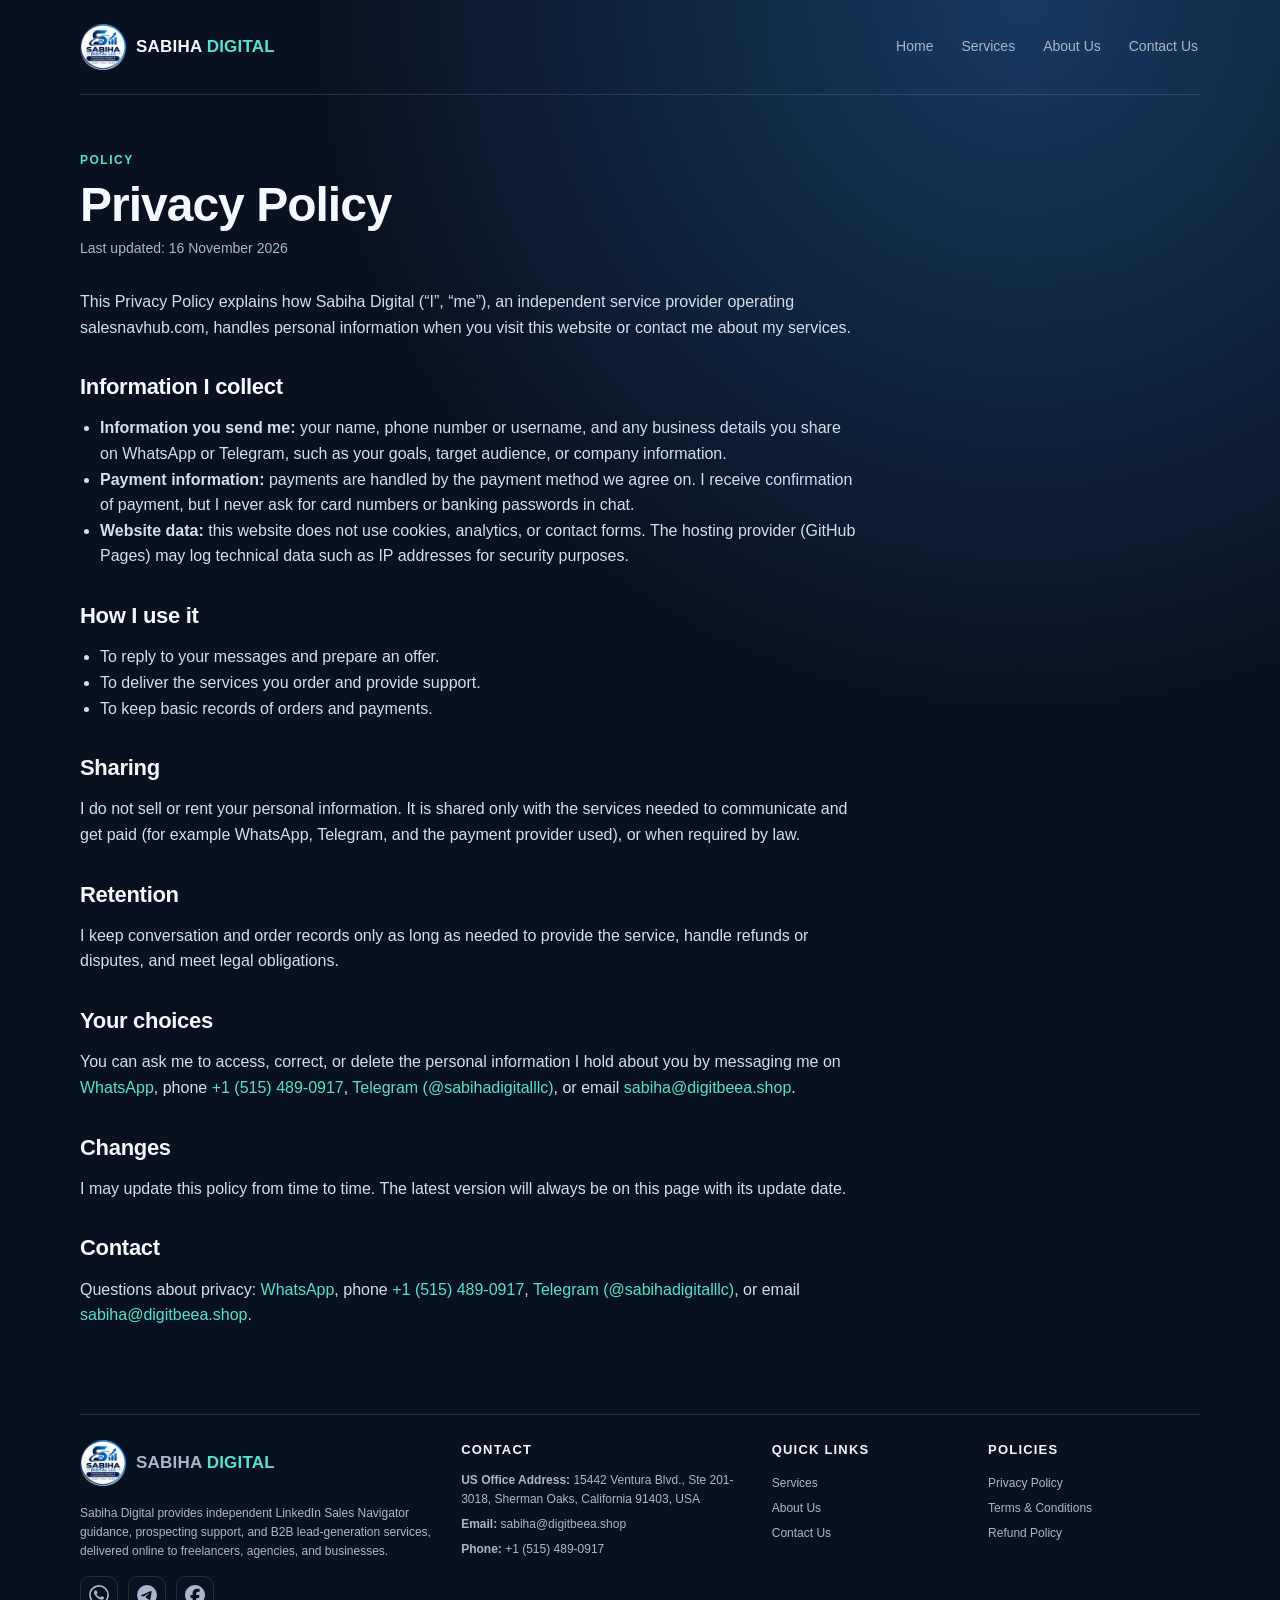
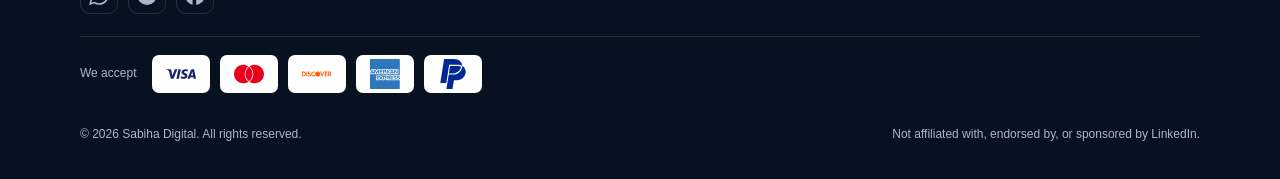
<file: privacy-policy.html>
<!DOCTYPE html>
<html lang="en">
<head>
<meta charset="UTF-8">
<meta name="viewport" content="width=device-width, initial-scale=1.0">
<meta name="description" content="How Sabiha Digital collects, uses and protects personal information.">
<title>Privacy Policy | Sabiha Digital</title>
<link rel="icon" href="favicon-32.png" sizes="32x32" type="image/png">
<link rel="icon" href="favicon-192.png" sizes="192x192" type="image/png">
<link rel="apple-touch-icon" href="apple-touch-icon.png">
<link rel="stylesheet" href="style.css">
</head>
<body>
<div class="wrap">
<header class="top"><a class="logo" href="./" aria-label="Sabiha Digital home"><img src="logo.png" alt="Sabiha Digital LLC logo" width="46" height="46"><span>SABIHA <b>DIGITAL</b></span></a><nav class="navlinks" aria-label="Main"><a href="./">Home</a><a href="services.html">Services</a><a href="about.html">About Us</a><a href="contact.html">Contact Us</a></nav></header>
<main>
<section class="policy"><div class="kicker">Policy</div><h1>Privacy Policy</h1><p class="updated">Last updated: 16 November 2026</p>

<p>This Privacy Policy explains how Sabiha Digital (“I”, “me”), an independent service provider operating salesnavhub.com, handles personal information when you visit this website or contact me about my services.</p>
<h2>Information I collect</h2>
<ul>
<li><strong>Information you send me:</strong> your name, phone number or username, and any business details you share on WhatsApp or Telegram, such as your goals, target audience, or company information.</li>
<li><strong>Payment information:</strong> payments are handled by the payment method we agree on. I receive confirmation of payment, but I never ask for card numbers or banking passwords in chat.</li>
<li><strong>Website data:</strong> this website does not use cookies, analytics, or contact forms. The hosting provider (GitHub Pages) may log technical data such as IP addresses for security purposes.</li>
</ul>
<h2>How I use it</h2>
<ul>
<li>To reply to your messages and prepare an offer.</li>
<li>To deliver the services you order and provide support.</li>
<li>To keep basic records of orders and payments.</li>
</ul>
<h2>Sharing</h2>
<p>I do not sell or rent your personal information. It is shared only with the services needed to communicate and get paid (for example WhatsApp, Telegram, and the payment provider used), or when required by law.</p>
<h2>Retention</h2>
<p>I keep conversation and order records only as long as needed to provide the service, handle refunds or disputes, and meet legal obligations.</p>
<h2>Your choices</h2>
<p>You can ask me to access, correct, or delete the personal information I hold about you by messaging me on <a href="https://wa.me/8801580539176">WhatsApp</a>, phone <a href="tel:+15154890917">+1 (515) 489-0917</a>, <a href="https://t.me/sabihadigitalllc">Telegram (@sabihadigitalllc)</a>, or email <a href="mailto:sabiha@digitbeea.shop">sabiha@digitbeea.shop</a>.</p>
<h2>Changes</h2>
<p>I may update this policy from time to time. The latest version will always be on this page with its update date.</p>
<h2>Contact</h2>
<p>Questions about privacy: <a href="https://wa.me/8801580539176">WhatsApp</a>, phone <a href="tel:+15154890917">+1 (515) 489-0917</a>, <a href="https://t.me/sabihadigitalllc">Telegram (@sabihadigitalllc)</a>, or email <a href="mailto:sabiha@digitbeea.shop">sabiha@digitbeea.shop</a>.</p>

</section>
</main>
<footer>
  <div class="footgrid">
    <div><a class="logo" href="./" aria-label="Sabiha Digital home"><img src="logo.png" alt="Sabiha Digital LLC logo" width="46" height="46"><span>SABIHA <b>DIGITAL</b></span></a><p class="bio">Sabiha Digital provides independent LinkedIn Sales Navigator guidance, prospecting support, and B2B lead-generation services, delivered online to freelancers, agencies, and businesses.</p><div class="social"><a href="https://wa.me/8801580539176" target="_blank" rel="noopener" aria-label="WhatsApp"><svg viewBox="0 0 24 24" width="20" height="20" role="img" aria-label="WhatsApp"><path fill="currentColor" d="M17.472 14.382c-.297-.149-1.758-.867-2.03-.967-.273-.099-.471-.148-.67.15-.197.297-.767.966-.94 1.164-.173.199-.347.223-.644.075-.297-.15-1.255-.463-2.39-1.475-.883-.788-1.48-1.761-1.653-2.059-.173-.297-.018-.458.13-.606.134-.133.298-.347.446-.52.149-.174.198-.298.298-.497.099-.198.05-.371-.025-.52-.075-.149-.669-1.612-.916-2.207-.242-.579-.487-.5-.669-.51-.173-.008-.371-.01-.57-.01-.198 0-.52.074-.792.372-.272.297-1.04 1.016-1.04 2.479 0 1.462 1.065 2.875 1.213 3.074.149.198 2.096 3.2 5.077 4.487.709.306 1.262.489 1.694.625.712.227 1.36.195 1.871.118.571-.085 1.758-.719 2.006-1.413.248-.694.248-1.289.173-1.413-.074-.124-.272-.198-.57-.347m-5.421 7.403h-.004a9.87 9.87 0 01-5.031-1.378l-.361-.214-3.741.982.998-3.648-.235-.374a9.86 9.86 0 01-1.51-5.26c.001-5.45 4.436-9.884 9.888-9.884 2.64 0 5.122 1.03 6.988 2.898a9.825 9.825 0 012.893 6.994c-.003 5.45-4.437 9.884-9.885 9.884m8.413-18.297A11.815 11.815 0 0012.05 0C5.495 0 .16 5.335.157 11.892c0 2.096.547 4.142 1.588 5.945L.057 24l6.305-1.654a11.882 11.882 0 005.683 1.448h.005c6.554 0 11.89-5.335 11.893-11.893a11.821 11.821 0 00-3.48-8.413Z"/></svg></a><a href="https://t.me/sabihadigitalllc" target="_blank" rel="noopener" aria-label="Telegram"><svg viewBox="0 0 24 24" width="20" height="20" role="img" aria-label="Telegram"><path fill="currentColor" d="M11.944 0A12 12 0 0 0 0 12a12 12 0 0 0 12 12 12 12 0 0 0 12-12A12 12 0 0 0 12 0a12 12 0 0 0-.056 0zm4.962 7.224c.1-.002.321.023.465.14a.506.506 0 0 1 .171.325c.016.093.036.306.02.472-.18 1.898-.962 6.502-1.36 8.627-.168.9-.499 1.201-.82 1.23-.696.065-1.225-.46-1.9-.902-1.056-.693-1.653-1.124-2.678-1.8-1.185-.78-.417-1.21.258-1.91.177-.184 3.247-2.977 3.307-3.23.007-.032.014-.15-.056-.212s-.174-.041-.249-.024c-.106.024-1.793 1.14-5.061 3.345-.48.33-.913.49-1.302.48-.428-.008-1.252-.241-1.865-.44-.752-.245-1.349-.374-1.297-.789.027-.216.325-.437.893-.663 3.498-1.524 5.83-2.529 6.998-3.014 3.332-1.386 4.025-1.627 4.476-1.635z"/></svg></a><a href="https://www.facebook.com/sabihadigitalllc" target="_blank" rel="noopener" aria-label="Facebook"><svg viewBox="0 0 24 24" width="20" height="20" role="img" aria-label="Facebook"><path fill="currentColor" d="M9.101 23.691v-7.98H6.627v-3.667h2.474v-1.58c0-4.085 1.848-5.978 5.858-5.978.401 0 .955.042 1.468.103a8.68 8.68 0 0 1 1.141.195v3.325a8.623 8.623 0 0 0-.653-.036 26.805 26.805 0 0 0-.733-.009c-.707 0-1.259.096-1.675.309a1.686 1.686 0 0 0-.679.622c-.258.42-.374.995-.374 1.752v1.297h3.919l-.386 2.103-.287 1.564h-3.246v8.245C19.396 23.238 24 18.179 24 12.044c0-6.627-5.373-12-12-12s-12 5.373-12 12c0 5.628 3.874 10.35 9.101 11.647Z"/></svg></a></div></div>
    <div><h4>Contact</h4><p><strong>US Office Address:</strong> 15442 Ventura Blvd., Ste 201-3018, Sherman Oaks, California 91403, USA</p><p><strong>Email:</strong> <a href="mailto:sabiha@digitbeea.shop">sabiha@digitbeea.shop</a></p><p><strong>Phone:</strong> <a href="tel:+15154890917">+1 (515) 489-0917</a></p></div>
    <div><h4>Quick links</h4><a href="services.html">Services</a><a href="about.html">About Us</a><a href="contact.html">Contact Us</a></div>
    <div><h4>Policies</h4><a href="privacy-policy.html">Privacy Policy</a><a href="terms.html">Terms &amp; Conditions</a><a href="refund-policy.html">Refund Policy</a></div>
  </div>
  <div class="payrow"><span>We accept</span><span class="paybadge" title="Visa"><svg viewBox="0 0 24 24" width="30" height="30" role="img" aria-label="Visa"><path fill="#1A1F71" d="M9.112 8.262L5.97 15.758H3.92L2.374 9.775c-.094-.368-.175-.503-.461-.658C1.447 8.864.677 8.627 0 8.479l.046-.217h3.3a.904.904 0 01.894.764l.817 4.338 2.018-5.102zm8.033 5.049c.008-1.979-2.736-2.088-2.717-2.972.006-.269.262-.555.822-.628a3.66 3.66 0 011.913.336l.34-1.59a5.207 5.207 0 00-1.814-.333c-1.917 0-3.266 1.02-3.278 2.479-.012 1.079.963 1.68 1.698 2.04.756.367 1.01.603 1.006.931-.005.504-.602.725-1.16.734-.975.015-1.54-.263-1.992-.473l-.351 1.642c.453.208 1.289.39 2.156.398 2.037 0 3.37-1.006 3.377-2.564m5.061 2.447H24l-1.565-7.496h-1.656a.883.883 0 00-.826.55l-2.909 6.946h2.036l.405-1.12h2.488zm-2.163-2.656l1.02-2.815.588 2.815zm-8.16-4.84l-1.603 7.496H8.34l1.605-7.496z"/></svg></span><span class="paybadge" title="MasterCard"><svg viewBox="0 0 24 24" width="30" height="30" role="img" aria-label="MasterCard"><path fill="#EB001B" d="M11.343 18.031c.058.049.12.098.181.146-1.177.783-2.59 1.238-4.107 1.238C3.32 19.416 0 16.096 0 12c0-4.095 3.32-7.416 7.416-7.416 1.518 0 2.931.456 4.105 1.238-.06.051-.12.098-.165.15C9.6 7.489 8.595 9.688 8.595 12c0 2.311 1.001 4.51 2.748 6.031zm5.241-13.447c-1.52 0-2.931.456-4.105 1.238.06.051.12.098.165.15C14.4 7.489 15.405 9.688 15.405 12c0 2.31-1.001 4.507-2.748 6.031-.058.049-.12.098-.181.146 1.177.783 2.588 1.238 4.107 1.238C20.68 19.416 24 16.096 24 12c0-4.094-3.32-7.416-7.416-7.416zM12 6.174c-.096.075-.189.15-.28.231C10.156 7.764 9.169 9.765 9.169 12c0 2.236.987 4.236 2.551 5.595.09.08.185.158.28.232.096-.074.189-.152.28-.232 1.563-1.359 2.551-3.359 2.551-5.595 0-2.235-.987-4.236-2.551-5.595-.09-.08-.184-.156-.28-.231z"/></svg></span><span class="paybadge" title="Discover"><svg viewBox="0 0 24 24" width="30" height="30" role="img" aria-label="Discover"><path fill="#FF6000" d="M14.58 12a2.023 2.023 0 1 1-2.025-2.023h.002c1.118 0 2.023.906 2.023 2.023zm-5.2-2.001c-1.124 0-2.025.884-2.025 1.99 0 1.118.878 1.984 2.007 1.984.319 0 .593-.063.93-.221v-.873c-.296.297-.559.416-.895.416-.747 0-1.277-.542-1.277-1.312 0-.73.547-1.306 1.243-1.306.354 0 .622.126.93.428v-.873a1.898 1.898 0 0 0-.913-.233zm-3.352 1.545c-.445-.165-.576-.273-.576-.479 0-.239.233-.422.553-.422.222 0 .405.091.598.308l.388-.508a1.665 1.665 0 0 0-1.117-.422c-.673 0-1.186.467-1.186 1.089 0 .524.239.792.936 1.043.291.103.438.171.513.217a.456.456 0 0 1 .222.394c0 .308-.245.536-.576.536-.354 0-.639-.177-.809-.507l-.479.461c.342.502.752.724 1.317.724.771 0 1.311-.513 1.311-1.249-.002-.603-.252-.876-1.095-1.185zM24 10.3a.29.29 0 0 1-.288.291.29.29 0 0 1-.291-.291v-.003A.29.29 0 1 1 24 10.3zm-.059.001a.235.235 0 0 0-.231-.239.234.234 0 0 0-.232.239c0 .132.104.239.232.239a.235.235 0 0 0 .231-.239zM3.472 13.887h.742v-3.803h-.742v3.803zm12.702-1.248l-1.014-2.554h-.81l1.614 3.9h.399l1.643-3.9h-.804l-1.028 2.554zm2.166 1.248h2.104v-.644h-1.362v-1.027h1.312v-.644h-1.312v-.844h1.362v-.644H18.34v3.803zm5.409-3.557l.11.138h-.097l-.094-.13v.13h-.08v-.334h.107c.081 0 .126.036.126.103.001.046-.025.08-.072.093zm-.006-.092c0-.029-.021-.043-.06-.043h-.014v.087h.014c.039 0 .06-.014.06-.044zm-1.228 2.047l1.197 1.602H22.8l-1.027-1.528h-.097v1.528h-.741v-3.803h1.1c.855 0 1.346.411 1.346 1.123 0 .583-.308.965-.866 1.078zm.103-1.038c0-.37-.251-.563-.713-.563h-.228v1.152h.217c.473-.001.724-.207.724-.589zm-19.487.742a1.91 1.91 0 0 1-.69 1.46c-.365.303-.781.439-1.357.439H.001v-3.803H1.09c1.202 0 2.041.781 2.041 1.904zm-.764-.006c0-.364-.154-.718-.411-.947-.245-.222-.536-.308-1.015-.308H.742v2.515h.199c.479 0 .782-.092 1.015-.302.256-.228.411-.593.411-.958z"/></svg></span><span class="paybadge" title="American Express"><svg viewBox="0 0 24 24" width="30" height="30" role="img" aria-label="American Express"><path fill="#2E77BC" d="M16.015 14.378c0-.32-.135-.496-.344-.622-.21-.12-.464-.135-.81-.135h-1.543v2.82h.675v-1.027h.72c.24 0 .39.024.478.125.12.13.104.38.104.55v.35h.66v-.555c-.002-.25-.017-.376-.108-.516-.06-.08-.18-.18-.33-.234l.02-.008c.18-.072.48-.297.48-.747zm-.87.407l-.028-.002c-.09.053-.195.058-.33.058h-.81v-.63h.824c.12 0 .24 0 .33.05.098.048.156.147.15.255 0 .12-.045.215-.134.27zM20.297 15.837H19v.6h1.304c.676 0 1.05-.278 1.05-.884 0-.28-.066-.448-.187-.582-.153-.133-.392-.193-.73-.207l-.376-.015c-.104 0-.18 0-.255-.03-.09-.03-.15-.105-.15-.21 0-.09.017-.166.09-.21.083-.046.177-.066.272-.06h1.23v-.602h-1.35c-.704 0-.958.437-.958.84 0 .9.776.855 1.407.87.104 0 .18.015.225.06.046.03.082.106.082.18 0 .077-.035.15-.08.18-.06.053-.15.07-.277.07zM0 0v10.096L.81 8.22h1.75l.225.464V8.22h2.043l.45 1.02.437-1.013h6.502c.295 0 .56.057.756.236v-.23h1.787v.23c.307-.17.686-.23 1.12-.23h2.606l.24.466v-.466h1.918l.254.465v-.466h1.858v3.948H20.87l-.36-.6v.585h-2.353l-.256-.63h-.583l-.27.614h-1.213c-.48 0-.84-.104-1.08-.24v.24h-2.89v-.884c0-.12-.03-.12-.105-.135h-.105v1.036H6.067v-.48l-.21.48H4.69l-.202-.48v.465H2.235l-.256-.624H1.4l-.256.624H0V24h23.786v-7.108c-.27.135-.613.18-.973.18H21.09v-.255c-.21.165-.57.255-.914.255H14.71v-.9c0-.12-.018-.12-.12-.12h-.075v1.022h-1.8v-1.066c-.298.136-.643.15-.928.136h-.214v.915h-2.18l-.54-.617-.57.6H4.742v-3.93h3.61l.518.602.554-.6h2.412c.28 0 .74.03.942.225v-.24h2.177c.202 0 .644.045.903.225v-.24h3.265v.24c.163-.164.508-.24.803-.24h1.89v.24c.194-.15.464-.24.84-.24h1.176V0H0zM21.156 14.955c.004.005.006.012.01.016.01.01.024.01.032.02l-.042-.035zM23.828 13.082h.065v.555h-.065zM23.865 15.03v-.005c-.03-.025-.046-.048-.075-.07-.15-.153-.39-.215-.764-.225l-.36-.012c-.12 0-.194-.007-.27-.03-.09-.03-.15-.105-.15-.21 0-.09.03-.16.09-.204.076-.045.15-.05.27-.05h1.223v-.588h-1.283c-.69 0-.96.437-.96.84 0 .9.78.855 1.41.87.104 0 .18.015.224.06.046.03.076.106.076.18 0 .07-.034.138-.09.18-.045.056-.136.07-.27.07h-1.288v.605h1.287c.42 0 .734-.118.9-.36h.03c.09-.134.135-.3.135-.523 0-.24-.045-.39-.135-.526zM18.597 14.208v-.583h-2.235V16.458h2.235v-.585h-1.57v-.57h1.533v-.584h-1.532v-.51M13.51 8.787h.685V11.6h-.684zM13.126 9.543l-.007.006c0-.314-.13-.5-.34-.624-.217-.125-.47-.135-.81-.135H10.43v2.82h.674v-1.034h.72c.24 0 .39.03.487.12.122.136.107.378.107.548v.354h.677v-.553c0-.25-.016-.375-.11-.516-.09-.107-.202-.19-.33-.237.172-.07.472-.3.472-.75zm-.855.396h-.015c-.09.054-.195.056-.33.056H11.1v-.623h.825c.12 0 .24.004.33.05.09.04.15.128.15.25s-.047.22-.134.266zM15.92 9.373h.632v-.6h-.644c-.464 0-.804.105-1.02.33-.286.3-.362.69-.362 1.11 0 .512.123.833.36 1.074.232.238.645.31.97.31h.78l.255-.627h1.39l.262.627h1.36v-2.11l1.272 2.11h.95l.002.002V8.786h-.684v1.963l-1.18-1.96h-1.02V11.4L18.11 8.744h-1.004l-.943 2.22h-.3c-.177 0-.362-.03-.468-.134-.125-.15-.186-.36-.186-.662 0-.285.08-.51.194-.63.133-.135.272-.165.516-.165zm1.668-.108l.464 1.118v.002h-.93l.466-1.12zM2.38 10.97l.254.628H4V9.393l.972 2.205h.584l.973-2.202.015 2.202h.69v-2.81H6.118l-.807 1.904-.876-1.905H3.343v2.663L2.205 8.787h-.997L.01 11.597h.72l.26-.626h1.39zm-.688-1.705l.46 1.118-.003.002h-.915l.457-1.12zM11.856 13.62H9.714l-.85.923-.825-.922H5.346v2.82H8l.855-.932.824.93h1.302v-.94h.838c.6 0 1.17-.164 1.17-.945l-.006-.003c0-.78-.598-.93-1.128-.93zM7.67 15.853l-.014-.002H6.02v-.557h1.47v-.574H6.02v-.51H7.7l.733.82-.764.824zm2.642.33l-1.03-1.147 1.03-1.108v2.253zm1.553-1.258h-.885v-.717h.885c.24 0 .42.098.42.344 0 .243-.15.372-.42.372zM9.967 9.373v-.586H7.73V11.6h2.237v-.58H8.4v-.564h1.527V9.88H8.4v-.507"/></svg></span><span class="paybadge" title="PayPal"><svg viewBox="0 0 24 24" width="30" height="30" role="img" aria-label="PayPal"><path fill="#002991" d="M15.607 4.653H8.941L6.645 19.251H1.82L4.862 0h7.995c3.754 0 6.375 2.294 6.473 5.513-.648-.478-2.105-.86-3.722-.86m6.57 5.546c0 3.41-3.01 6.853-6.958 6.853h-2.493L11.595 24H6.74l1.845-11.538h3.592c4.208 0 7.346-3.634 7.153-6.949a5.24 5.24 0 0 1 2.848 4.686M9.653 5.546h6.408c.907 0 1.942.222 2.363.541-.195 2.741-2.655 5.483-6.441 5.483H8.714Z"/></svg></span></div>
  <div class="footrow"><span>© 2026 Sabiha Digital. All rights reserved.</span><span>Not affiliated with, endorsed by, or sponsored by LinkedIn.</span></div>
</footer>
</div>
</body>
</html>
</file>
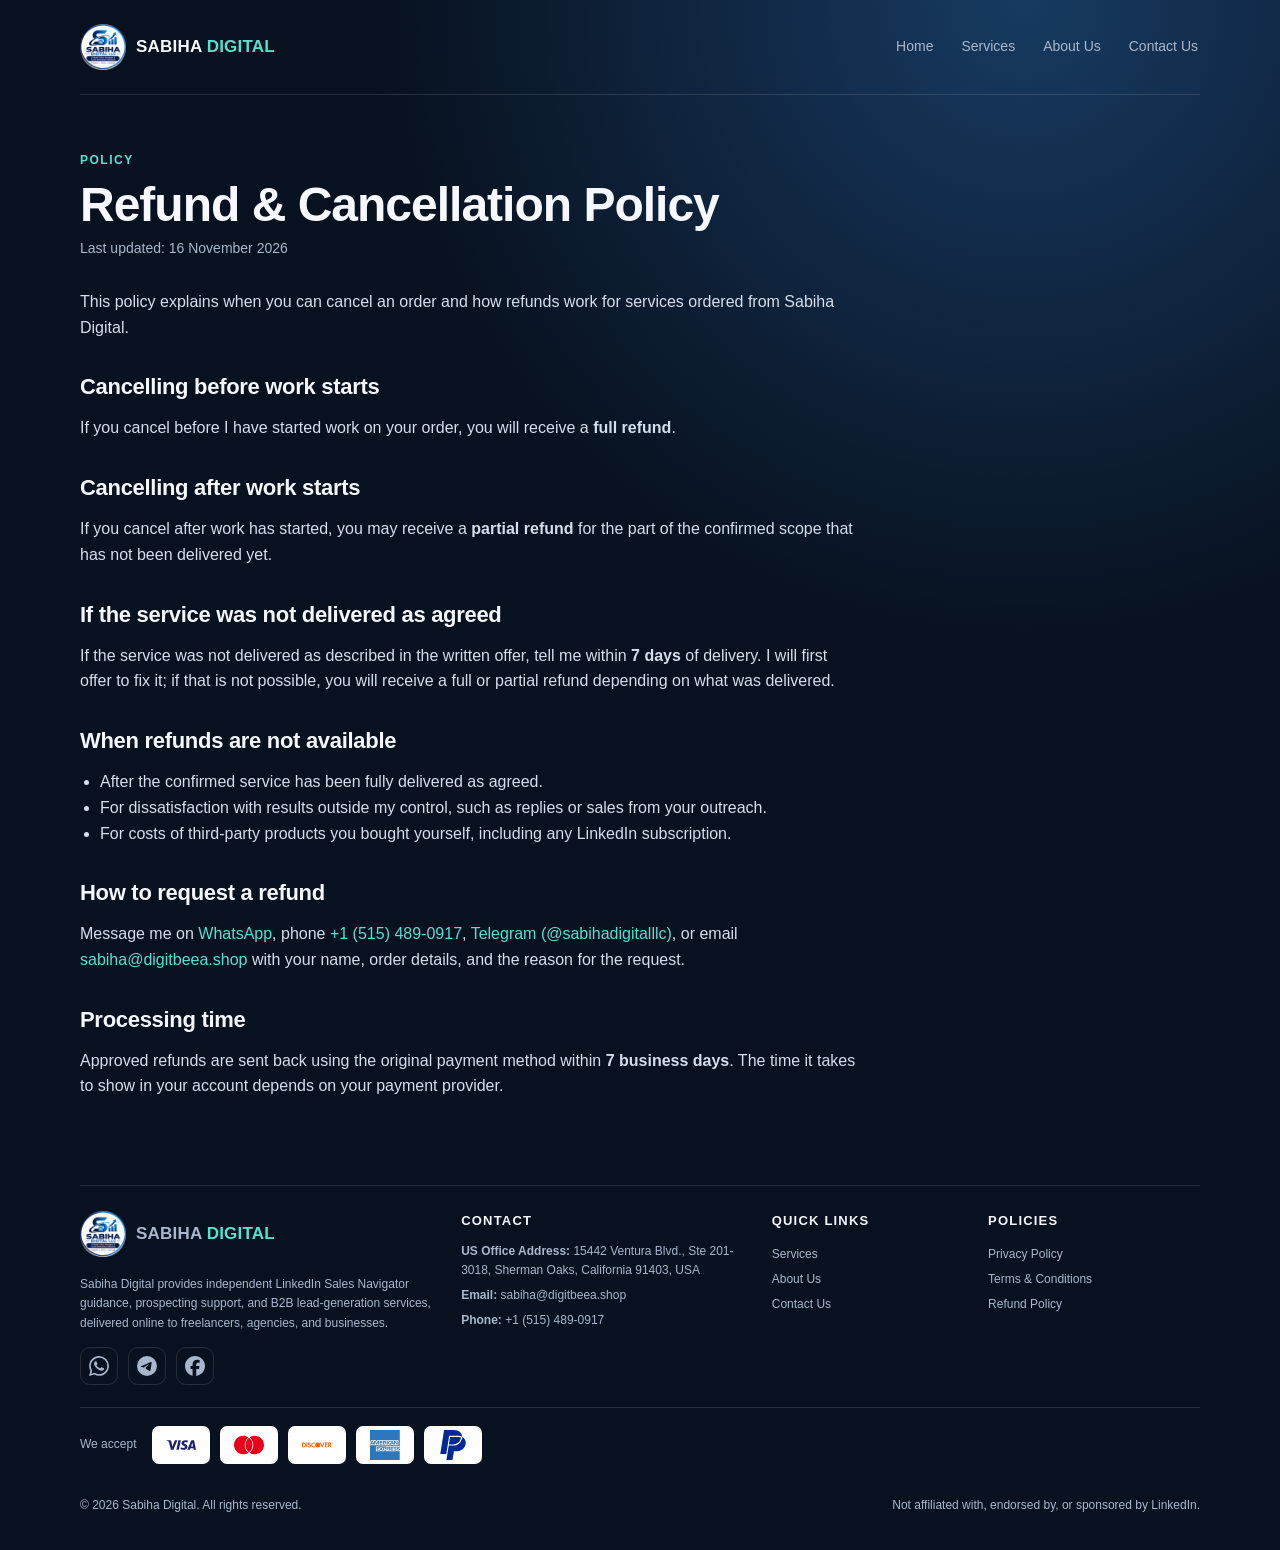
<file: refund-policy.html>
<!DOCTYPE html>
<html lang="en">
<head>
<meta charset="UTF-8">
<meta name="viewport" content="width=device-width, initial-scale=1.0">
<meta name="description" content="Refund and cancellation rules for services ordered from Sabiha Digital.">
<title>Refund &amp; Cancellation Policy | Sabiha Digital</title>
<link rel="icon" href="favicon-32.png" sizes="32x32" type="image/png">
<link rel="icon" href="favicon-192.png" sizes="192x192" type="image/png">
<link rel="apple-touch-icon" href="apple-touch-icon.png">
<link rel="stylesheet" href="style.css">
</head>
<body>
<div class="wrap">
<header class="top"><a class="logo" href="./" aria-label="Sabiha Digital home"><img src="logo.png" alt="Sabiha Digital LLC logo" width="46" height="46"><span>SABIHA <b>DIGITAL</b></span></a><nav class="navlinks" aria-label="Main"><a href="./">Home</a><a href="services.html">Services</a><a href="about.html">About Us</a><a href="contact.html">Contact Us</a></nav></header>
<main>
<section class="policy"><div class="kicker">Policy</div><h1>Refund &amp; Cancellation Policy</h1><p class="updated">Last updated: 16 November 2026</p>

<p>This policy explains when you can cancel an order and how refunds work for services ordered from Sabiha Digital.</p>
<h2>Cancelling before work starts</h2>
<p>If you cancel before I have started work on your order, you will receive a <strong>full refund</strong>.</p>
<h2>Cancelling after work starts</h2>
<p>If you cancel after work has started, you may receive a <strong>partial refund</strong> for the part of the confirmed scope that has not been delivered yet.</p>
<h2>If the service was not delivered as agreed</h2>
<p>If the service was not delivered as described in the written offer, tell me within <strong>7 days</strong> of delivery. I will first offer to fix it; if that is not possible, you will receive a full or partial refund depending on what was delivered.</p>
<h2>When refunds are not available</h2>
<ul>
<li>After the confirmed service has been fully delivered as agreed.</li>
<li>For dissatisfaction with results outside my control, such as replies or sales from your outreach.</li>
<li>For costs of third-party products you bought yourself, including any LinkedIn subscription.</li>
</ul>
<h2>How to request a refund</h2>
<p>Message me on <a href="https://wa.me/8801580539176">WhatsApp</a>, phone <a href="tel:+15154890917">+1 (515) 489-0917</a>, <a href="https://t.me/sabihadigitalllc">Telegram (@sabihadigitalllc)</a>, or email <a href="mailto:sabiha@digitbeea.shop">sabiha@digitbeea.shop</a> with your name, order details, and the reason for the request.</p>
<h2>Processing time</h2>
<p>Approved refunds are sent back using the original payment method within <strong>7 business days</strong>. The time it takes to show in your account depends on your payment provider.</p>

</section>
</main>
<footer>
  <div class="footgrid">
    <div><a class="logo" href="./" aria-label="Sabiha Digital home"><img src="logo.png" alt="Sabiha Digital LLC logo" width="46" height="46"><span>SABIHA <b>DIGITAL</b></span></a><p class="bio">Sabiha Digital provides independent LinkedIn Sales Navigator guidance, prospecting support, and B2B lead-generation services, delivered online to freelancers, agencies, and businesses.</p><div class="social"><a href="https://wa.me/8801580539176" target="_blank" rel="noopener" aria-label="WhatsApp"><svg viewBox="0 0 24 24" width="20" height="20" role="img" aria-label="WhatsApp"><path fill="currentColor" d="M17.472 14.382c-.297-.149-1.758-.867-2.03-.967-.273-.099-.471-.148-.67.15-.197.297-.767.966-.94 1.164-.173.199-.347.223-.644.075-.297-.15-1.255-.463-2.39-1.475-.883-.788-1.48-1.761-1.653-2.059-.173-.297-.018-.458.13-.606.134-.133.298-.347.446-.52.149-.174.198-.298.298-.497.099-.198.05-.371-.025-.52-.075-.149-.669-1.612-.916-2.207-.242-.579-.487-.5-.669-.51-.173-.008-.371-.01-.57-.01-.198 0-.52.074-.792.372-.272.297-1.04 1.016-1.04 2.479 0 1.462 1.065 2.875 1.213 3.074.149.198 2.096 3.2 5.077 4.487.709.306 1.262.489 1.694.625.712.227 1.36.195 1.871.118.571-.085 1.758-.719 2.006-1.413.248-.694.248-1.289.173-1.413-.074-.124-.272-.198-.57-.347m-5.421 7.403h-.004a9.87 9.87 0 01-5.031-1.378l-.361-.214-3.741.982.998-3.648-.235-.374a9.86 9.86 0 01-1.51-5.26c.001-5.45 4.436-9.884 9.888-9.884 2.64 0 5.122 1.03 6.988 2.898a9.825 9.825 0 012.893 6.994c-.003 5.45-4.437 9.884-9.885 9.884m8.413-18.297A11.815 11.815 0 0012.05 0C5.495 0 .16 5.335.157 11.892c0 2.096.547 4.142 1.588 5.945L.057 24l6.305-1.654a11.882 11.882 0 005.683 1.448h.005c6.554 0 11.89-5.335 11.893-11.893a11.821 11.821 0 00-3.48-8.413Z"/></svg></a><a href="https://t.me/sabihadigitalllc" target="_blank" rel="noopener" aria-label="Telegram"><svg viewBox="0 0 24 24" width="20" height="20" role="img" aria-label="Telegram"><path fill="currentColor" d="M11.944 0A12 12 0 0 0 0 12a12 12 0 0 0 12 12 12 12 0 0 0 12-12A12 12 0 0 0 12 0a12 12 0 0 0-.056 0zm4.962 7.224c.1-.002.321.023.465.14a.506.506 0 0 1 .171.325c.016.093.036.306.02.472-.18 1.898-.962 6.502-1.36 8.627-.168.9-.499 1.201-.82 1.23-.696.065-1.225-.46-1.9-.902-1.056-.693-1.653-1.124-2.678-1.8-1.185-.78-.417-1.21.258-1.91.177-.184 3.247-2.977 3.307-3.23.007-.032.014-.15-.056-.212s-.174-.041-.249-.024c-.106.024-1.793 1.14-5.061 3.345-.48.33-.913.49-1.302.48-.428-.008-1.252-.241-1.865-.44-.752-.245-1.349-.374-1.297-.789.027-.216.325-.437.893-.663 3.498-1.524 5.83-2.529 6.998-3.014 3.332-1.386 4.025-1.627 4.476-1.635z"/></svg></a><a href="https://www.facebook.com/sabihadigitalllc" target="_blank" rel="noopener" aria-label="Facebook"><svg viewBox="0 0 24 24" width="20" height="20" role="img" aria-label="Facebook"><path fill="currentColor" d="M9.101 23.691v-7.98H6.627v-3.667h2.474v-1.58c0-4.085 1.848-5.978 5.858-5.978.401 0 .955.042 1.468.103a8.68 8.68 0 0 1 1.141.195v3.325a8.623 8.623 0 0 0-.653-.036 26.805 26.805 0 0 0-.733-.009c-.707 0-1.259.096-1.675.309a1.686 1.686 0 0 0-.679.622c-.258.42-.374.995-.374 1.752v1.297h3.919l-.386 2.103-.287 1.564h-3.246v8.245C19.396 23.238 24 18.179 24 12.044c0-6.627-5.373-12-12-12s-12 5.373-12 12c0 5.628 3.874 10.35 9.101 11.647Z"/></svg></a></div></div>
    <div><h4>Contact</h4><p><strong>US Office Address:</strong> 15442 Ventura Blvd., Ste 201-3018, Sherman Oaks, California 91403, USA</p><p><strong>Email:</strong> <a href="mailto:sabiha@digitbeea.shop">sabiha@digitbeea.shop</a></p><p><strong>Phone:</strong> <a href="tel:+15154890917">+1 (515) 489-0917</a></p></div>
    <div><h4>Quick links</h4><a href="services.html">Services</a><a href="about.html">About Us</a><a href="contact.html">Contact Us</a></div>
    <div><h4>Policies</h4><a href="privacy-policy.html">Privacy Policy</a><a href="terms.html">Terms &amp; Conditions</a><a href="refund-policy.html">Refund Policy</a></div>
  </div>
  <div class="payrow"><span>We accept</span><span class="paybadge" title="Visa"><svg viewBox="0 0 24 24" width="30" height="30" role="img" aria-label="Visa"><path fill="#1A1F71" d="M9.112 8.262L5.97 15.758H3.92L2.374 9.775c-.094-.368-.175-.503-.461-.658C1.447 8.864.677 8.627 0 8.479l.046-.217h3.3a.904.904 0 01.894.764l.817 4.338 2.018-5.102zm8.033 5.049c.008-1.979-2.736-2.088-2.717-2.972.006-.269.262-.555.822-.628a3.66 3.66 0 011.913.336l.34-1.59a5.207 5.207 0 00-1.814-.333c-1.917 0-3.266 1.02-3.278 2.479-.012 1.079.963 1.68 1.698 2.04.756.367 1.01.603 1.006.931-.005.504-.602.725-1.16.734-.975.015-1.54-.263-1.992-.473l-.351 1.642c.453.208 1.289.39 2.156.398 2.037 0 3.37-1.006 3.377-2.564m5.061 2.447H24l-1.565-7.496h-1.656a.883.883 0 00-.826.55l-2.909 6.946h2.036l.405-1.12h2.488zm-2.163-2.656l1.02-2.815.588 2.815zm-8.16-4.84l-1.603 7.496H8.34l1.605-7.496z"/></svg></span><span class="paybadge" title="MasterCard"><svg viewBox="0 0 24 24" width="30" height="30" role="img" aria-label="MasterCard"><path fill="#EB001B" d="M11.343 18.031c.058.049.12.098.181.146-1.177.783-2.59 1.238-4.107 1.238C3.32 19.416 0 16.096 0 12c0-4.095 3.32-7.416 7.416-7.416 1.518 0 2.931.456 4.105 1.238-.06.051-.12.098-.165.15C9.6 7.489 8.595 9.688 8.595 12c0 2.311 1.001 4.51 2.748 6.031zm5.241-13.447c-1.52 0-2.931.456-4.105 1.238.06.051.12.098.165.15C14.4 7.489 15.405 9.688 15.405 12c0 2.31-1.001 4.507-2.748 6.031-.058.049-.12.098-.181.146 1.177.783 2.588 1.238 4.107 1.238C20.68 19.416 24 16.096 24 12c0-4.094-3.32-7.416-7.416-7.416zM12 6.174c-.096.075-.189.15-.28.231C10.156 7.764 9.169 9.765 9.169 12c0 2.236.987 4.236 2.551 5.595.09.08.185.158.28.232.096-.074.189-.152.28-.232 1.563-1.359 2.551-3.359 2.551-5.595 0-2.235-.987-4.236-2.551-5.595-.09-.08-.184-.156-.28-.231z"/></svg></span><span class="paybadge" title="Discover"><svg viewBox="0 0 24 24" width="30" height="30" role="img" aria-label="Discover"><path fill="#FF6000" d="M14.58 12a2.023 2.023 0 1 1-2.025-2.023h.002c1.118 0 2.023.906 2.023 2.023zm-5.2-2.001c-1.124 0-2.025.884-2.025 1.99 0 1.118.878 1.984 2.007 1.984.319 0 .593-.063.93-.221v-.873c-.296.297-.559.416-.895.416-.747 0-1.277-.542-1.277-1.312 0-.73.547-1.306 1.243-1.306.354 0 .622.126.93.428v-.873a1.898 1.898 0 0 0-.913-.233zm-3.352 1.545c-.445-.165-.576-.273-.576-.479 0-.239.233-.422.553-.422.222 0 .405.091.598.308l.388-.508a1.665 1.665 0 0 0-1.117-.422c-.673 0-1.186.467-1.186 1.089 0 .524.239.792.936 1.043.291.103.438.171.513.217a.456.456 0 0 1 .222.394c0 .308-.245.536-.576.536-.354 0-.639-.177-.809-.507l-.479.461c.342.502.752.724 1.317.724.771 0 1.311-.513 1.311-1.249-.002-.603-.252-.876-1.095-1.185zM24 10.3a.29.29 0 0 1-.288.291.29.29 0 0 1-.291-.291v-.003A.29.29 0 1 1 24 10.3zm-.059.001a.235.235 0 0 0-.231-.239.234.234 0 0 0-.232.239c0 .132.104.239.232.239a.235.235 0 0 0 .231-.239zM3.472 13.887h.742v-3.803h-.742v3.803zm12.702-1.248l-1.014-2.554h-.81l1.614 3.9h.399l1.643-3.9h-.804l-1.028 2.554zm2.166 1.248h2.104v-.644h-1.362v-1.027h1.312v-.644h-1.312v-.844h1.362v-.644H18.34v3.803zm5.409-3.557l.11.138h-.097l-.094-.13v.13h-.08v-.334h.107c.081 0 .126.036.126.103.001.046-.025.08-.072.093zm-.006-.092c0-.029-.021-.043-.06-.043h-.014v.087h.014c.039 0 .06-.014.06-.044zm-1.228 2.047l1.197 1.602H22.8l-1.027-1.528h-.097v1.528h-.741v-3.803h1.1c.855 0 1.346.411 1.346 1.123 0 .583-.308.965-.866 1.078zm.103-1.038c0-.37-.251-.563-.713-.563h-.228v1.152h.217c.473-.001.724-.207.724-.589zm-19.487.742a1.91 1.91 0 0 1-.69 1.46c-.365.303-.781.439-1.357.439H.001v-3.803H1.09c1.202 0 2.041.781 2.041 1.904zm-.764-.006c0-.364-.154-.718-.411-.947-.245-.222-.536-.308-1.015-.308H.742v2.515h.199c.479 0 .782-.092 1.015-.302.256-.228.411-.593.411-.958z"/></svg></span><span class="paybadge" title="American Express"><svg viewBox="0 0 24 24" width="30" height="30" role="img" aria-label="American Express"><path fill="#2E77BC" d="M16.015 14.378c0-.32-.135-.496-.344-.622-.21-.12-.464-.135-.81-.135h-1.543v2.82h.675v-1.027h.72c.24 0 .39.024.478.125.12.13.104.38.104.55v.35h.66v-.555c-.002-.25-.017-.376-.108-.516-.06-.08-.18-.18-.33-.234l.02-.008c.18-.072.48-.297.48-.747zm-.87.407l-.028-.002c-.09.053-.195.058-.33.058h-.81v-.63h.824c.12 0 .24 0 .33.05.098.048.156.147.15.255 0 .12-.045.215-.134.27zM20.297 15.837H19v.6h1.304c.676 0 1.05-.278 1.05-.884 0-.28-.066-.448-.187-.582-.153-.133-.392-.193-.73-.207l-.376-.015c-.104 0-.18 0-.255-.03-.09-.03-.15-.105-.15-.21 0-.09.017-.166.09-.21.083-.046.177-.066.272-.06h1.23v-.602h-1.35c-.704 0-.958.437-.958.84 0 .9.776.855 1.407.87.104 0 .18.015.225.06.046.03.082.106.082.18 0 .077-.035.15-.08.18-.06.053-.15.07-.277.07zM0 0v10.096L.81 8.22h1.75l.225.464V8.22h2.043l.45 1.02.437-1.013h6.502c.295 0 .56.057.756.236v-.23h1.787v.23c.307-.17.686-.23 1.12-.23h2.606l.24.466v-.466h1.918l.254.465v-.466h1.858v3.948H20.87l-.36-.6v.585h-2.353l-.256-.63h-.583l-.27.614h-1.213c-.48 0-.84-.104-1.08-.24v.24h-2.89v-.884c0-.12-.03-.12-.105-.135h-.105v1.036H6.067v-.48l-.21.48H4.69l-.202-.48v.465H2.235l-.256-.624H1.4l-.256.624H0V24h23.786v-7.108c-.27.135-.613.18-.973.18H21.09v-.255c-.21.165-.57.255-.914.255H14.71v-.9c0-.12-.018-.12-.12-.12h-.075v1.022h-1.8v-1.066c-.298.136-.643.15-.928.136h-.214v.915h-2.18l-.54-.617-.57.6H4.742v-3.93h3.61l.518.602.554-.6h2.412c.28 0 .74.03.942.225v-.24h2.177c.202 0 .644.045.903.225v-.24h3.265v.24c.163-.164.508-.24.803-.24h1.89v.24c.194-.15.464-.24.84-.24h1.176V0H0zM21.156 14.955c.004.005.006.012.01.016.01.01.024.01.032.02l-.042-.035zM23.828 13.082h.065v.555h-.065zM23.865 15.03v-.005c-.03-.025-.046-.048-.075-.07-.15-.153-.39-.215-.764-.225l-.36-.012c-.12 0-.194-.007-.27-.03-.09-.03-.15-.105-.15-.21 0-.09.03-.16.09-.204.076-.045.15-.05.27-.05h1.223v-.588h-1.283c-.69 0-.96.437-.96.84 0 .9.78.855 1.41.87.104 0 .18.015.224.06.046.03.076.106.076.18 0 .07-.034.138-.09.18-.045.056-.136.07-.27.07h-1.288v.605h1.287c.42 0 .734-.118.9-.36h.03c.09-.134.135-.3.135-.523 0-.24-.045-.39-.135-.526zM18.597 14.208v-.583h-2.235V16.458h2.235v-.585h-1.57v-.57h1.533v-.584h-1.532v-.51M13.51 8.787h.685V11.6h-.684zM13.126 9.543l-.007.006c0-.314-.13-.5-.34-.624-.217-.125-.47-.135-.81-.135H10.43v2.82h.674v-1.034h.72c.24 0 .39.03.487.12.122.136.107.378.107.548v.354h.677v-.553c0-.25-.016-.375-.11-.516-.09-.107-.202-.19-.33-.237.172-.07.472-.3.472-.75zm-.855.396h-.015c-.09.054-.195.056-.33.056H11.1v-.623h.825c.12 0 .24.004.33.05.09.04.15.128.15.25s-.047.22-.134.266zM15.92 9.373h.632v-.6h-.644c-.464 0-.804.105-1.02.33-.286.3-.362.69-.362 1.11 0 .512.123.833.36 1.074.232.238.645.31.97.31h.78l.255-.627h1.39l.262.627h1.36v-2.11l1.272 2.11h.95l.002.002V8.786h-.684v1.963l-1.18-1.96h-1.02V11.4L18.11 8.744h-1.004l-.943 2.22h-.3c-.177 0-.362-.03-.468-.134-.125-.15-.186-.36-.186-.662 0-.285.08-.51.194-.63.133-.135.272-.165.516-.165zm1.668-.108l.464 1.118v.002h-.93l.466-1.12zM2.38 10.97l.254.628H4V9.393l.972 2.205h.584l.973-2.202.015 2.202h.69v-2.81H6.118l-.807 1.904-.876-1.905H3.343v2.663L2.205 8.787h-.997L.01 11.597h.72l.26-.626h1.39zm-.688-1.705l.46 1.118-.003.002h-.915l.457-1.12zM11.856 13.62H9.714l-.85.923-.825-.922H5.346v2.82H8l.855-.932.824.93h1.302v-.94h.838c.6 0 1.17-.164 1.17-.945l-.006-.003c0-.78-.598-.93-1.128-.93zM7.67 15.853l-.014-.002H6.02v-.557h1.47v-.574H6.02v-.51H7.7l.733.82-.764.824zm2.642.33l-1.03-1.147 1.03-1.108v2.253zm1.553-1.258h-.885v-.717h.885c.24 0 .42.098.42.344 0 .243-.15.372-.42.372zM9.967 9.373v-.586H7.73V11.6h2.237v-.58H8.4v-.564h1.527V9.88H8.4v-.507"/></svg></span><span class="paybadge" title="PayPal"><svg viewBox="0 0 24 24" width="30" height="30" role="img" aria-label="PayPal"><path fill="#002991" d="M15.607 4.653H8.941L6.645 19.251H1.82L4.862 0h7.995c3.754 0 6.375 2.294 6.473 5.513-.648-.478-2.105-.86-3.722-.86m6.57 5.546c0 3.41-3.01 6.853-6.958 6.853h-2.493L11.595 24H6.74l1.845-11.538h3.592c4.208 0 7.346-3.634 7.153-6.949a5.24 5.24 0 0 1 2.848 4.686M9.653 5.546h6.408c.907 0 1.942.222 2.363.541-.195 2.741-2.655 5.483-6.441 5.483H8.714Z"/></svg></span></div>
  <div class="footrow"><span>© 2026 Sabiha Digital. All rights reserved.</span><span>Not affiliated with, endorsed by, or sponsored by LinkedIn.</span></div>
</footer>
</div>
</body>
</html>
</file>
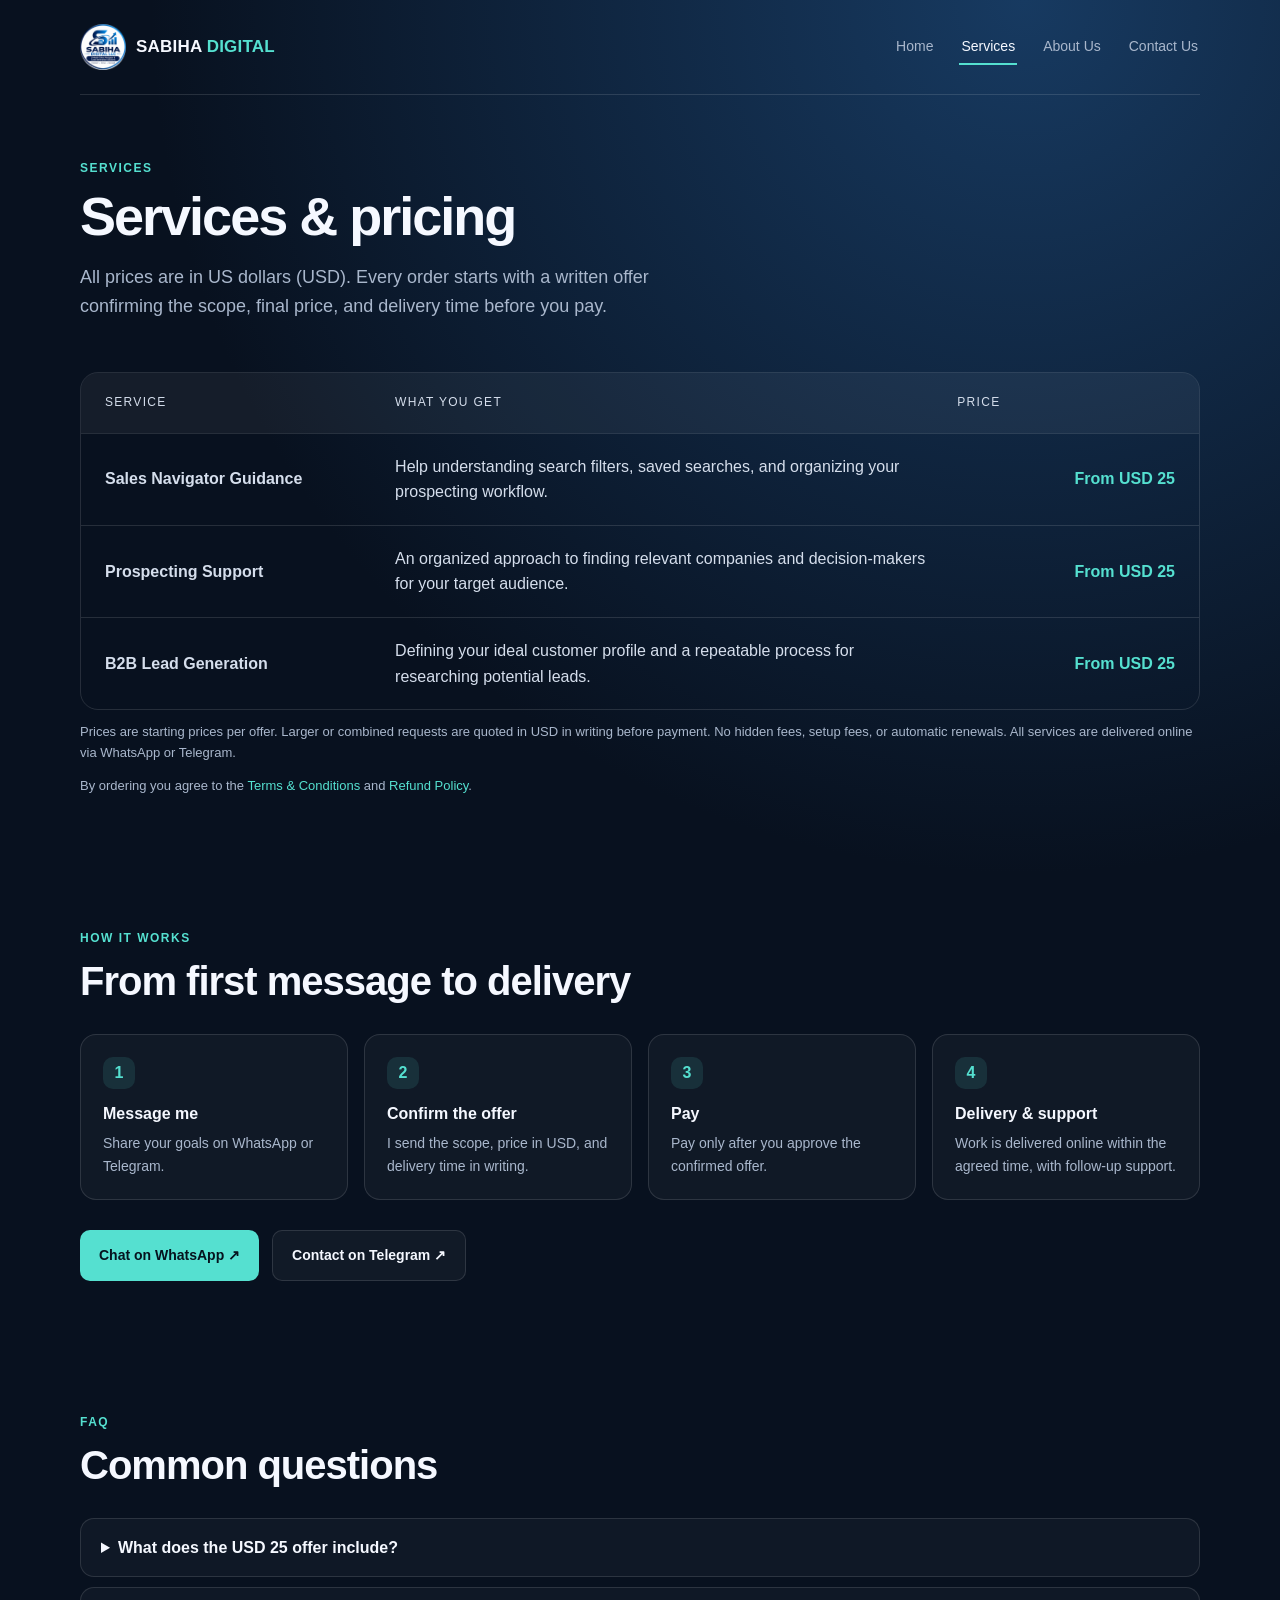
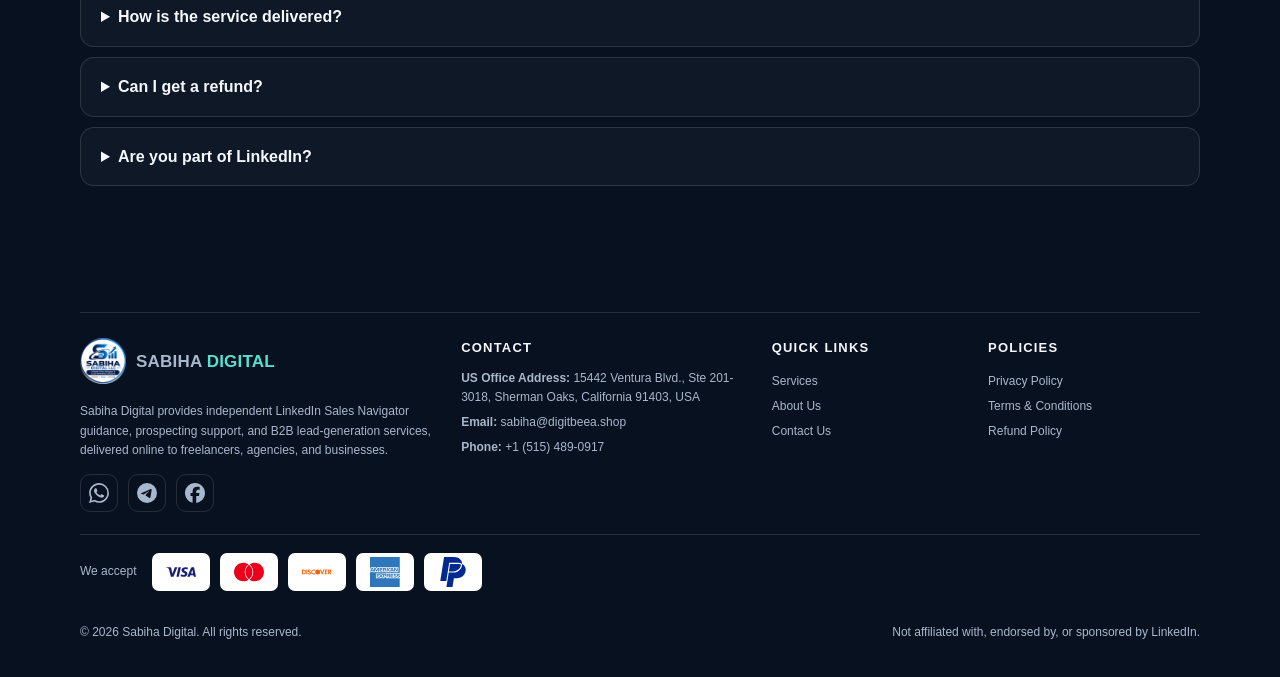
<file: services.html>
<!DOCTYPE html>
<html lang="en">
<head>
<meta charset="UTF-8">
<meta name="viewport" content="width=device-width, initial-scale=1.0">
<meta name="description" content="Sales Navigator guidance, prospecting support and B2B lead generation services. Prices in USD.">
<title>Services &amp; Pricing | Sabiha Digital</title>
<link rel="icon" href="favicon-32.png" sizes="32x32" type="image/png">
<link rel="icon" href="favicon-192.png" sizes="192x192" type="image/png">
<link rel="apple-touch-icon" href="apple-touch-icon.png">
<link rel="stylesheet" href="style.css">
</head>
<body>
<div class="wrap">
<header class="top"><a class="logo" href="./" aria-label="Sabiha Digital home"><img src="logo.png" alt="Sabiha Digital LLC logo" width="46" height="46"><span>SABIHA <b>DIGITAL</b></span></a><nav class="navlinks" aria-label="Main"><a href="./">Home</a><a href="services.html" class="on" aria-current="page">Services</a><a href="about.html">About Us</a><a href="contact.html">Contact Us</a></nav></header>
<main>

<section class="pagehead"><div class="kicker">Services</div><h1>Services &amp; pricing</h1><p class="lead">All prices are in US dollars (USD). Every order starts with a written offer confirming the scope, final price, and delivery time before you pay.</p></section>
<section style="padding-top:0">
  <div class="pricetable">
    <div class="prow phead"><span>Service</span><span>What you get</span><span>Price</span></div>
    <div class="prow"><span><strong>Sales Navigator Guidance</strong></span><span>Help understanding search filters, saved searches, and organizing your prospecting workflow.</span><span class="amt">From USD 25</span></div>
    <div class="prow"><span><strong>Prospecting Support</strong></span><span>An organized approach to finding relevant companies and decision-makers for your target audience.</span><span class="amt">From USD 25</span></div>
    <div class="prow"><span><strong>B2B Lead Generation</strong></span><span>Defining your ideal customer profile and a repeatable process for researching potential leads.</span><span class="amt">From USD 25</span></div>
  </div>
  <p class="note">Prices are starting prices per offer. Larger or combined requests are quoted in USD in writing before payment. No hidden fees, setup fees, or automatic renewals. All services are delivered online via WhatsApp or Telegram.</p>
  <p class="note">By ordering you agree to the <a href="terms.html">Terms &amp; Conditions</a> and <a href="refund-policy.html">Refund Policy</a>.</p>
</section>
<section>
  <div class="section-head"><div class="kicker">How it works</div><h2>From first message to delivery</h2></div>
  <div class="steps">
<div class="step"><h3>Message me</h3><p>Share your goals on WhatsApp or Telegram.</p></div>
<div class="step"><h3>Confirm the offer</h3><p>I send the scope, price in USD, and delivery time in writing.</p></div>
<div class="step"><h3>Pay</h3><p>Pay only after you approve the confirmed offer.</p></div>
<div class="step"><h3>Delivery &amp; support</h3><p>Work is delivered online within the agreed time, with follow-up support.</p></div></div>
  <div style="margin-top:28px"><div class="actions"><a class="btn primary" href="https://wa.me/8801580539176?text=Hello%20Sabiha%2C%20I%27m%20interested%20in%20your%20Sales%20Navigator%20service.">Chat on WhatsApp ↗</a><a class="btn secondary" href="https://t.me/sabihadigitalllc">Contact on Telegram ↗</a></div></div>
</section>
<section class="faq">
  <div class="section-head"><div class="kicker">FAQ</div><h2>Common questions</h2></div>
  <details><summary>What does the USD 25 offer include?</summary><p>It is a starting price for Sales Navigator guidance and prospecting support. The exact scope and delivery time depend on your needs and are confirmed in writing before you pay.</p></details>
  <details><summary>How is the service delivered?</summary><p>Everything is delivered online through WhatsApp or Telegram. Nothing is shipped physically.</p></details>
  <details><summary>Can I get a refund?</summary><p>Yes, in the situations described in the <a class="inline" href="refund-policy.html">Refund Policy</a>, including a full refund if work has not started.</p></details>
  <details><summary>Are you part of LinkedIn?</summary><p>No. This is an independent service and is not affiliated with, endorsed by, or sponsored by LinkedIn.</p></details>
</section>
</main>
<footer>
  <div class="footgrid">
    <div><a class="logo" href="./" aria-label="Sabiha Digital home"><img src="logo.png" alt="Sabiha Digital LLC logo" width="46" height="46"><span>SABIHA <b>DIGITAL</b></span></a><p class="bio">Sabiha Digital provides independent LinkedIn Sales Navigator guidance, prospecting support, and B2B lead-generation services, delivered online to freelancers, agencies, and businesses.</p><div class="social"><a href="https://wa.me/8801580539176" target="_blank" rel="noopener" aria-label="WhatsApp"><svg viewBox="0 0 24 24" width="20" height="20" role="img" aria-label="WhatsApp"><path fill="currentColor" d="M17.472 14.382c-.297-.149-1.758-.867-2.03-.967-.273-.099-.471-.148-.67.15-.197.297-.767.966-.94 1.164-.173.199-.347.223-.644.075-.297-.15-1.255-.463-2.39-1.475-.883-.788-1.48-1.761-1.653-2.059-.173-.297-.018-.458.13-.606.134-.133.298-.347.446-.52.149-.174.198-.298.298-.497.099-.198.05-.371-.025-.52-.075-.149-.669-1.612-.916-2.207-.242-.579-.487-.5-.669-.51-.173-.008-.371-.01-.57-.01-.198 0-.52.074-.792.372-.272.297-1.04 1.016-1.04 2.479 0 1.462 1.065 2.875 1.213 3.074.149.198 2.096 3.2 5.077 4.487.709.306 1.262.489 1.694.625.712.227 1.36.195 1.871.118.571-.085 1.758-.719 2.006-1.413.248-.694.248-1.289.173-1.413-.074-.124-.272-.198-.57-.347m-5.421 7.403h-.004a9.87 9.87 0 01-5.031-1.378l-.361-.214-3.741.982.998-3.648-.235-.374a9.86 9.86 0 01-1.51-5.26c.001-5.45 4.436-9.884 9.888-9.884 2.64 0 5.122 1.03 6.988 2.898a9.825 9.825 0 012.893 6.994c-.003 5.45-4.437 9.884-9.885 9.884m8.413-18.297A11.815 11.815 0 0012.05 0C5.495 0 .16 5.335.157 11.892c0 2.096.547 4.142 1.588 5.945L.057 24l6.305-1.654a11.882 11.882 0 005.683 1.448h.005c6.554 0 11.89-5.335 11.893-11.893a11.821 11.821 0 00-3.48-8.413Z"/></svg></a><a href="https://t.me/sabihadigitalllc" target="_blank" rel="noopener" aria-label="Telegram"><svg viewBox="0 0 24 24" width="20" height="20" role="img" aria-label="Telegram"><path fill="currentColor" d="M11.944 0A12 12 0 0 0 0 12a12 12 0 0 0 12 12 12 12 0 0 0 12-12A12 12 0 0 0 12 0a12 12 0 0 0-.056 0zm4.962 7.224c.1-.002.321.023.465.14a.506.506 0 0 1 .171.325c.016.093.036.306.02.472-.18 1.898-.962 6.502-1.36 8.627-.168.9-.499 1.201-.82 1.23-.696.065-1.225-.46-1.9-.902-1.056-.693-1.653-1.124-2.678-1.8-1.185-.78-.417-1.21.258-1.91.177-.184 3.247-2.977 3.307-3.23.007-.032.014-.15-.056-.212s-.174-.041-.249-.024c-.106.024-1.793 1.14-5.061 3.345-.48.33-.913.49-1.302.48-.428-.008-1.252-.241-1.865-.44-.752-.245-1.349-.374-1.297-.789.027-.216.325-.437.893-.663 3.498-1.524 5.83-2.529 6.998-3.014 3.332-1.386 4.025-1.627 4.476-1.635z"/></svg></a><a href="https://www.facebook.com/sabihadigitalllc" target="_blank" rel="noopener" aria-label="Facebook"><svg viewBox="0 0 24 24" width="20" height="20" role="img" aria-label="Facebook"><path fill="currentColor" d="M9.101 23.691v-7.98H6.627v-3.667h2.474v-1.58c0-4.085 1.848-5.978 5.858-5.978.401 0 .955.042 1.468.103a8.68 8.68 0 0 1 1.141.195v3.325a8.623 8.623 0 0 0-.653-.036 26.805 26.805 0 0 0-.733-.009c-.707 0-1.259.096-1.675.309a1.686 1.686 0 0 0-.679.622c-.258.42-.374.995-.374 1.752v1.297h3.919l-.386 2.103-.287 1.564h-3.246v8.245C19.396 23.238 24 18.179 24 12.044c0-6.627-5.373-12-12-12s-12 5.373-12 12c0 5.628 3.874 10.35 9.101 11.647Z"/></svg></a></div></div>
    <div><h4>Contact</h4><p><strong>US Office Address:</strong> 15442 Ventura Blvd., Ste 201-3018, Sherman Oaks, California 91403, USA</p><p><strong>Email:</strong> <a href="mailto:sabiha@digitbeea.shop">sabiha@digitbeea.shop</a></p><p><strong>Phone:</strong> <a href="tel:+15154890917">+1 (515) 489-0917</a></p></div>
    <div><h4>Quick links</h4><a href="services.html">Services</a><a href="about.html">About Us</a><a href="contact.html">Contact Us</a></div>
    <div><h4>Policies</h4><a href="privacy-policy.html">Privacy Policy</a><a href="terms.html">Terms &amp; Conditions</a><a href="refund-policy.html">Refund Policy</a></div>
  </div>
  <div class="payrow"><span>We accept</span><span class="paybadge" title="Visa"><svg viewBox="0 0 24 24" width="30" height="30" role="img" aria-label="Visa"><path fill="#1A1F71" d="M9.112 8.262L5.97 15.758H3.92L2.374 9.775c-.094-.368-.175-.503-.461-.658C1.447 8.864.677 8.627 0 8.479l.046-.217h3.3a.904.904 0 01.894.764l.817 4.338 2.018-5.102zm8.033 5.049c.008-1.979-2.736-2.088-2.717-2.972.006-.269.262-.555.822-.628a3.66 3.66 0 011.913.336l.34-1.59a5.207 5.207 0 00-1.814-.333c-1.917 0-3.266 1.02-3.278 2.479-.012 1.079.963 1.68 1.698 2.04.756.367 1.01.603 1.006.931-.005.504-.602.725-1.16.734-.975.015-1.54-.263-1.992-.473l-.351 1.642c.453.208 1.289.39 2.156.398 2.037 0 3.37-1.006 3.377-2.564m5.061 2.447H24l-1.565-7.496h-1.656a.883.883 0 00-.826.55l-2.909 6.946h2.036l.405-1.12h2.488zm-2.163-2.656l1.02-2.815.588 2.815zm-8.16-4.84l-1.603 7.496H8.34l1.605-7.496z"/></svg></span><span class="paybadge" title="MasterCard"><svg viewBox="0 0 24 24" width="30" height="30" role="img" aria-label="MasterCard"><path fill="#EB001B" d="M11.343 18.031c.058.049.12.098.181.146-1.177.783-2.59 1.238-4.107 1.238C3.32 19.416 0 16.096 0 12c0-4.095 3.32-7.416 7.416-7.416 1.518 0 2.931.456 4.105 1.238-.06.051-.12.098-.165.15C9.6 7.489 8.595 9.688 8.595 12c0 2.311 1.001 4.51 2.748 6.031zm5.241-13.447c-1.52 0-2.931.456-4.105 1.238.06.051.12.098.165.15C14.4 7.489 15.405 9.688 15.405 12c0 2.31-1.001 4.507-2.748 6.031-.058.049-.12.098-.181.146 1.177.783 2.588 1.238 4.107 1.238C20.68 19.416 24 16.096 24 12c0-4.094-3.32-7.416-7.416-7.416zM12 6.174c-.096.075-.189.15-.28.231C10.156 7.764 9.169 9.765 9.169 12c0 2.236.987 4.236 2.551 5.595.09.08.185.158.28.232.096-.074.189-.152.28-.232 1.563-1.359 2.551-3.359 2.551-5.595 0-2.235-.987-4.236-2.551-5.595-.09-.08-.184-.156-.28-.231z"/></svg></span><span class="paybadge" title="Discover"><svg viewBox="0 0 24 24" width="30" height="30" role="img" aria-label="Discover"><path fill="#FF6000" d="M14.58 12a2.023 2.023 0 1 1-2.025-2.023h.002c1.118 0 2.023.906 2.023 2.023zm-5.2-2.001c-1.124 0-2.025.884-2.025 1.99 0 1.118.878 1.984 2.007 1.984.319 0 .593-.063.93-.221v-.873c-.296.297-.559.416-.895.416-.747 0-1.277-.542-1.277-1.312 0-.73.547-1.306 1.243-1.306.354 0 .622.126.93.428v-.873a1.898 1.898 0 0 0-.913-.233zm-3.352 1.545c-.445-.165-.576-.273-.576-.479 0-.239.233-.422.553-.422.222 0 .405.091.598.308l.388-.508a1.665 1.665 0 0 0-1.117-.422c-.673 0-1.186.467-1.186 1.089 0 .524.239.792.936 1.043.291.103.438.171.513.217a.456.456 0 0 1 .222.394c0 .308-.245.536-.576.536-.354 0-.639-.177-.809-.507l-.479.461c.342.502.752.724 1.317.724.771 0 1.311-.513 1.311-1.249-.002-.603-.252-.876-1.095-1.185zM24 10.3a.29.29 0 0 1-.288.291.29.29 0 0 1-.291-.291v-.003A.29.29 0 1 1 24 10.3zm-.059.001a.235.235 0 0 0-.231-.239.234.234 0 0 0-.232.239c0 .132.104.239.232.239a.235.235 0 0 0 .231-.239zM3.472 13.887h.742v-3.803h-.742v3.803zm12.702-1.248l-1.014-2.554h-.81l1.614 3.9h.399l1.643-3.9h-.804l-1.028 2.554zm2.166 1.248h2.104v-.644h-1.362v-1.027h1.312v-.644h-1.312v-.844h1.362v-.644H18.34v3.803zm5.409-3.557l.11.138h-.097l-.094-.13v.13h-.08v-.334h.107c.081 0 .126.036.126.103.001.046-.025.08-.072.093zm-.006-.092c0-.029-.021-.043-.06-.043h-.014v.087h.014c.039 0 .06-.014.06-.044zm-1.228 2.047l1.197 1.602H22.8l-1.027-1.528h-.097v1.528h-.741v-3.803h1.1c.855 0 1.346.411 1.346 1.123 0 .583-.308.965-.866 1.078zm.103-1.038c0-.37-.251-.563-.713-.563h-.228v1.152h.217c.473-.001.724-.207.724-.589zm-19.487.742a1.91 1.91 0 0 1-.69 1.46c-.365.303-.781.439-1.357.439H.001v-3.803H1.09c1.202 0 2.041.781 2.041 1.904zm-.764-.006c0-.364-.154-.718-.411-.947-.245-.222-.536-.308-1.015-.308H.742v2.515h.199c.479 0 .782-.092 1.015-.302.256-.228.411-.593.411-.958z"/></svg></span><span class="paybadge" title="American Express"><svg viewBox="0 0 24 24" width="30" height="30" role="img" aria-label="American Express"><path fill="#2E77BC" d="M16.015 14.378c0-.32-.135-.496-.344-.622-.21-.12-.464-.135-.81-.135h-1.543v2.82h.675v-1.027h.72c.24 0 .39.024.478.125.12.13.104.38.104.55v.35h.66v-.555c-.002-.25-.017-.376-.108-.516-.06-.08-.18-.18-.33-.234l.02-.008c.18-.072.48-.297.48-.747zm-.87.407l-.028-.002c-.09.053-.195.058-.33.058h-.81v-.63h.824c.12 0 .24 0 .33.05.098.048.156.147.15.255 0 .12-.045.215-.134.27zM20.297 15.837H19v.6h1.304c.676 0 1.05-.278 1.05-.884 0-.28-.066-.448-.187-.582-.153-.133-.392-.193-.73-.207l-.376-.015c-.104 0-.18 0-.255-.03-.09-.03-.15-.105-.15-.21 0-.09.017-.166.09-.21.083-.046.177-.066.272-.06h1.23v-.602h-1.35c-.704 0-.958.437-.958.84 0 .9.776.855 1.407.87.104 0 .18.015.225.06.046.03.082.106.082.18 0 .077-.035.15-.08.18-.06.053-.15.07-.277.07zM0 0v10.096L.81 8.22h1.75l.225.464V8.22h2.043l.45 1.02.437-1.013h6.502c.295 0 .56.057.756.236v-.23h1.787v.23c.307-.17.686-.23 1.12-.23h2.606l.24.466v-.466h1.918l.254.465v-.466h1.858v3.948H20.87l-.36-.6v.585h-2.353l-.256-.63h-.583l-.27.614h-1.213c-.48 0-.84-.104-1.08-.24v.24h-2.89v-.884c0-.12-.03-.12-.105-.135h-.105v1.036H6.067v-.48l-.21.48H4.69l-.202-.48v.465H2.235l-.256-.624H1.4l-.256.624H0V24h23.786v-7.108c-.27.135-.613.18-.973.18H21.09v-.255c-.21.165-.57.255-.914.255H14.71v-.9c0-.12-.018-.12-.12-.12h-.075v1.022h-1.8v-1.066c-.298.136-.643.15-.928.136h-.214v.915h-2.18l-.54-.617-.57.6H4.742v-3.93h3.61l.518.602.554-.6h2.412c.28 0 .74.03.942.225v-.24h2.177c.202 0 .644.045.903.225v-.24h3.265v.24c.163-.164.508-.24.803-.24h1.89v.24c.194-.15.464-.24.84-.24h1.176V0H0zM21.156 14.955c.004.005.006.012.01.016.01.01.024.01.032.02l-.042-.035zM23.828 13.082h.065v.555h-.065zM23.865 15.03v-.005c-.03-.025-.046-.048-.075-.07-.15-.153-.39-.215-.764-.225l-.36-.012c-.12 0-.194-.007-.27-.03-.09-.03-.15-.105-.15-.21 0-.09.03-.16.09-.204.076-.045.15-.05.27-.05h1.223v-.588h-1.283c-.69 0-.96.437-.96.84 0 .9.78.855 1.41.87.104 0 .18.015.224.06.046.03.076.106.076.18 0 .07-.034.138-.09.18-.045.056-.136.07-.27.07h-1.288v.605h1.287c.42 0 .734-.118.9-.36h.03c.09-.134.135-.3.135-.523 0-.24-.045-.39-.135-.526zM18.597 14.208v-.583h-2.235V16.458h2.235v-.585h-1.57v-.57h1.533v-.584h-1.532v-.51M13.51 8.787h.685V11.6h-.684zM13.126 9.543l-.007.006c0-.314-.13-.5-.34-.624-.217-.125-.47-.135-.81-.135H10.43v2.82h.674v-1.034h.72c.24 0 .39.03.487.12.122.136.107.378.107.548v.354h.677v-.553c0-.25-.016-.375-.11-.516-.09-.107-.202-.19-.33-.237.172-.07.472-.3.472-.75zm-.855.396h-.015c-.09.054-.195.056-.33.056H11.1v-.623h.825c.12 0 .24.004.33.05.09.04.15.128.15.25s-.047.22-.134.266zM15.92 9.373h.632v-.6h-.644c-.464 0-.804.105-1.02.33-.286.3-.362.69-.362 1.11 0 .512.123.833.36 1.074.232.238.645.31.97.31h.78l.255-.627h1.39l.262.627h1.36v-2.11l1.272 2.11h.95l.002.002V8.786h-.684v1.963l-1.18-1.96h-1.02V11.4L18.11 8.744h-1.004l-.943 2.22h-.3c-.177 0-.362-.03-.468-.134-.125-.15-.186-.36-.186-.662 0-.285.08-.51.194-.63.133-.135.272-.165.516-.165zm1.668-.108l.464 1.118v.002h-.93l.466-1.12zM2.38 10.97l.254.628H4V9.393l.972 2.205h.584l.973-2.202.015 2.202h.69v-2.81H6.118l-.807 1.904-.876-1.905H3.343v2.663L2.205 8.787h-.997L.01 11.597h.72l.26-.626h1.39zm-.688-1.705l.46 1.118-.003.002h-.915l.457-1.12zM11.856 13.62H9.714l-.85.923-.825-.922H5.346v2.82H8l.855-.932.824.93h1.302v-.94h.838c.6 0 1.17-.164 1.17-.945l-.006-.003c0-.78-.598-.93-1.128-.93zM7.67 15.853l-.014-.002H6.02v-.557h1.47v-.574H6.02v-.51H7.7l.733.82-.764.824zm2.642.33l-1.03-1.147 1.03-1.108v2.253zm1.553-1.258h-.885v-.717h.885c.24 0 .42.098.42.344 0 .243-.15.372-.42.372zM9.967 9.373v-.586H7.73V11.6h2.237v-.58H8.4v-.564h1.527V9.88H8.4v-.507"/></svg></span><span class="paybadge" title="PayPal"><svg viewBox="0 0 24 24" width="30" height="30" role="img" aria-label="PayPal"><path fill="#002991" d="M15.607 4.653H8.941L6.645 19.251H1.82L4.862 0h7.995c3.754 0 6.375 2.294 6.473 5.513-.648-.478-2.105-.86-3.722-.86m6.57 5.546c0 3.41-3.01 6.853-6.958 6.853h-2.493L11.595 24H6.74l1.845-11.538h3.592c4.208 0 7.346-3.634 7.153-6.949a5.24 5.24 0 0 1 2.848 4.686M9.653 5.546h6.408c.907 0 1.942.222 2.363.541-.195 2.741-2.655 5.483-6.441 5.483H8.714Z"/></svg></span></div>
  <div class="footrow"><span>© 2026 Sabiha Digital. All rights reserved.</span><span>Not affiliated with, endorsed by, or sponsored by LinkedIn.</span></div>
</footer>
</div>
</body>
</html>
</file>
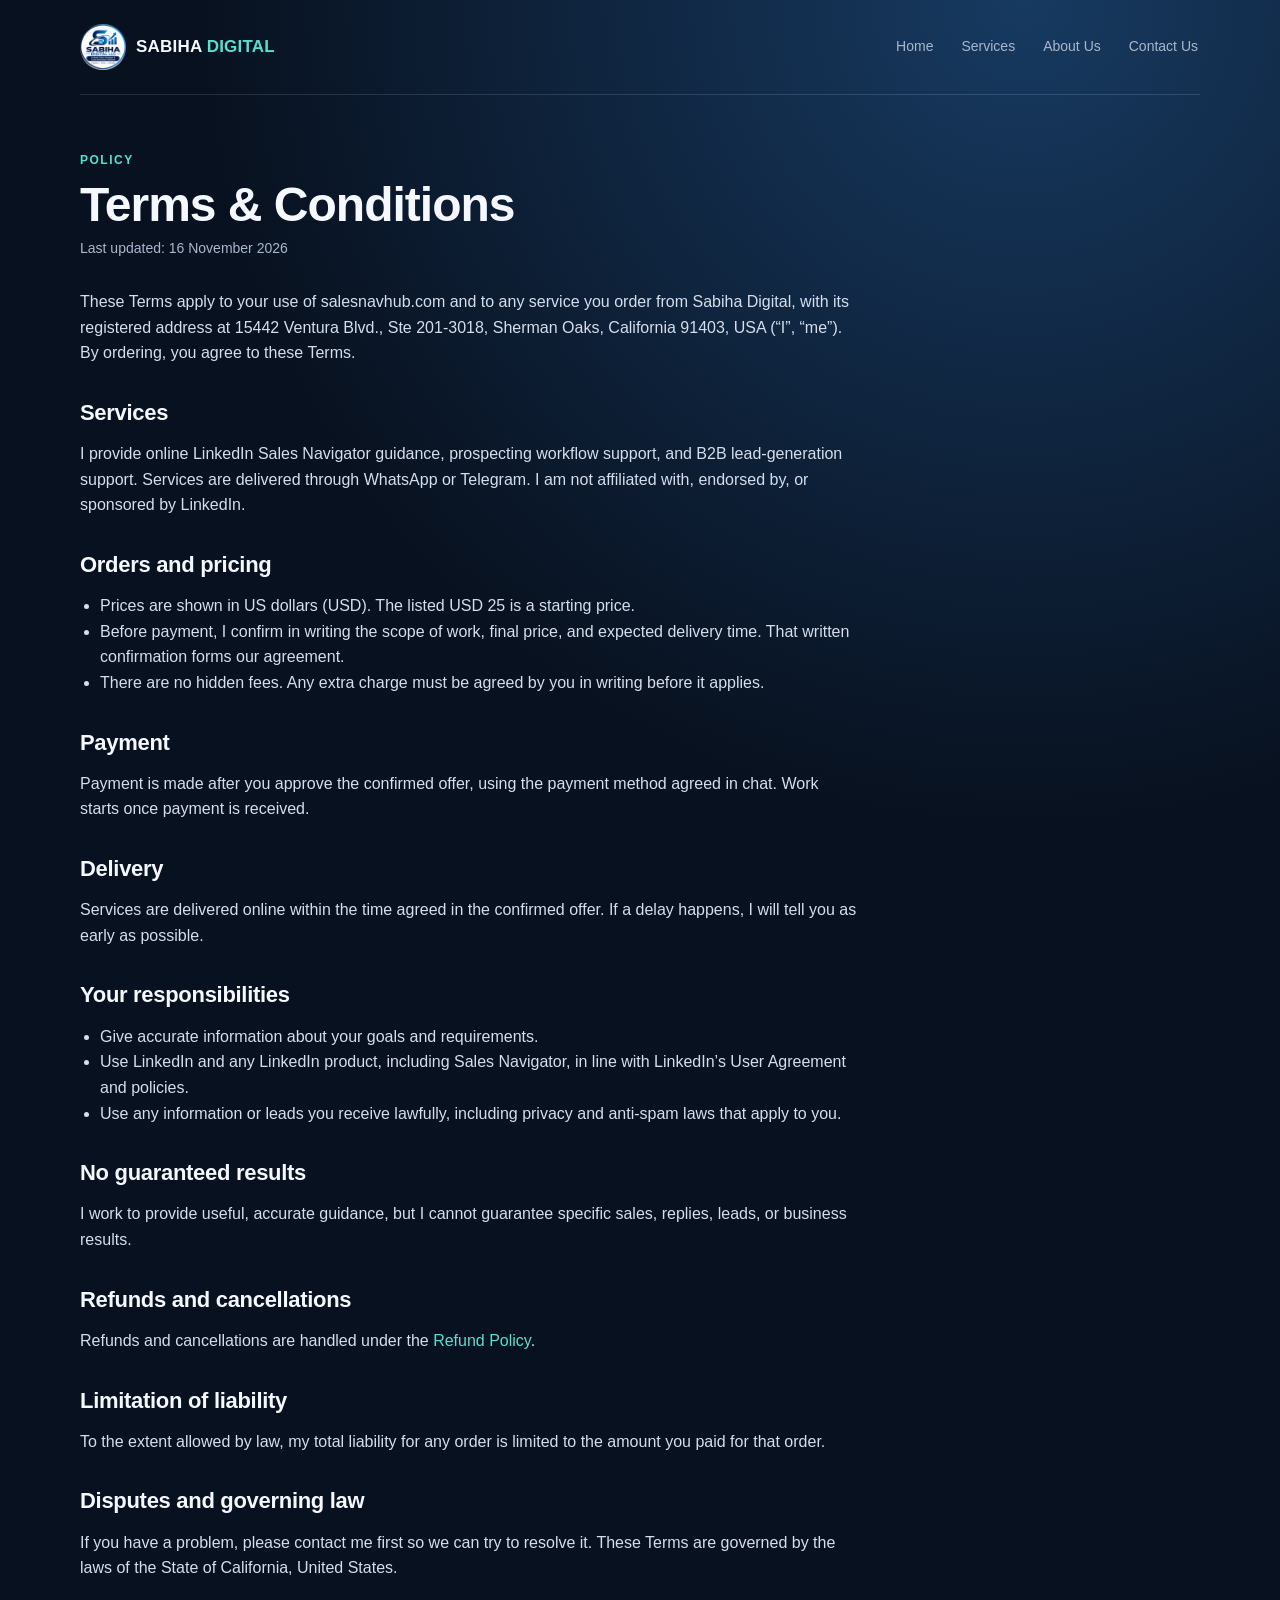
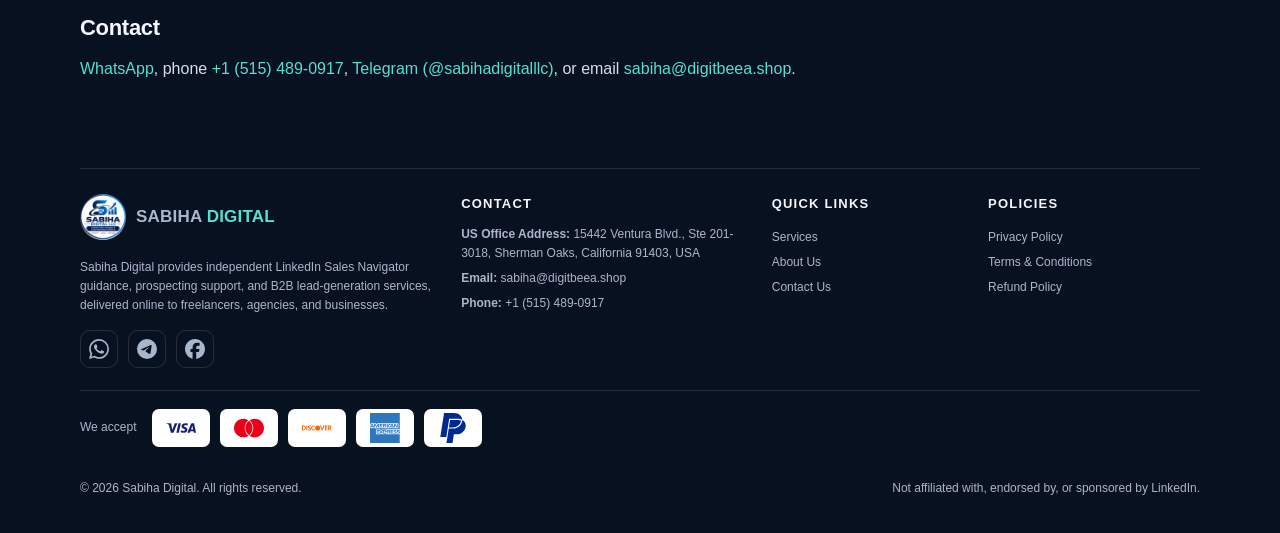
<file: terms.html>
<!DOCTYPE html>
<html lang="en">
<head>
<meta charset="UTF-8">
<meta name="viewport" content="width=device-width, initial-scale=1.0">
<meta name="description" content="Terms for using salesnavhub.com and ordering services from Sabiha Digital.">
<title>Terms &amp; Conditions | Sabiha Digital</title>
<link rel="icon" href="favicon-32.png" sizes="32x32" type="image/png">
<link rel="icon" href="favicon-192.png" sizes="192x192" type="image/png">
<link rel="apple-touch-icon" href="apple-touch-icon.png">
<link rel="stylesheet" href="style.css">
</head>
<body>
<div class="wrap">
<header class="top"><a class="logo" href="./" aria-label="Sabiha Digital home"><img src="logo.png" alt="Sabiha Digital LLC logo" width="46" height="46"><span>SABIHA <b>DIGITAL</b></span></a><nav class="navlinks" aria-label="Main"><a href="./">Home</a><a href="services.html">Services</a><a href="about.html">About Us</a><a href="contact.html">Contact Us</a></nav></header>
<main>
<section class="policy"><div class="kicker">Policy</div><h1>Terms &amp; Conditions</h1><p class="updated">Last updated: 16 November 2026</p>

<p>These Terms apply to your use of salesnavhub.com and to any service you order from Sabiha Digital, with its registered address at 15442 Ventura Blvd., Ste 201-3018, Sherman Oaks, California 91403, USA (“I”, “me”). By ordering, you agree to these Terms.</p>
<h2>Services</h2>
<p>I provide online LinkedIn Sales Navigator guidance, prospecting workflow support, and B2B lead-generation support. Services are delivered through WhatsApp or Telegram. I am not affiliated with, endorsed by, or sponsored by LinkedIn.</p>
<h2>Orders and pricing</h2>
<ul>
<li>Prices are shown in US dollars (USD). The listed USD 25 is a starting price.</li>
<li>Before payment, I confirm in writing the scope of work, final price, and expected delivery time. That written confirmation forms our agreement.</li>
<li>There are no hidden fees. Any extra charge must be agreed by you in writing before it applies.</li>
</ul>
<h2>Payment</h2>
<p>Payment is made after you approve the confirmed offer, using the payment method agreed in chat. Work starts once payment is received.</p>
<h2>Delivery</h2>
<p>Services are delivered online within the time agreed in the confirmed offer. If a delay happens, I will tell you as early as possible.</p>
<h2>Your responsibilities</h2>
<ul>
<li>Give accurate information about your goals and requirements.</li>
<li>Use LinkedIn and any LinkedIn product, including Sales Navigator, in line with LinkedIn’s User Agreement and policies.</li>
<li>Use any information or leads you receive lawfully, including privacy and anti-spam laws that apply to you.</li>
</ul>
<h2>No guaranteed results</h2>
<p>I work to provide useful, accurate guidance, but I cannot guarantee specific sales, replies, leads, or business results.</p>
<h2>Refunds and cancellations</h2>
<p>Refunds and cancellations are handled under the <a href="refund-policy.html">Refund Policy</a>.</p>
<h2>Limitation of liability</h2>
<p>To the extent allowed by law, my total liability for any order is limited to the amount you paid for that order.</p>
<h2>Disputes and governing law</h2>
<p>If you have a problem, please contact me first so we can try to resolve it. These Terms are governed by the laws of the State of California, United States.</p>
<h2>Contact</h2>
<p><a href="https://wa.me/8801580539176">WhatsApp</a>, phone <a href="tel:+15154890917">+1 (515) 489-0917</a>, <a href="https://t.me/sabihadigitalllc">Telegram (@sabihadigitalllc)</a>, or email <a href="mailto:sabiha@digitbeea.shop">sabiha@digitbeea.shop</a>.</p>

</section>
</main>
<footer>
  <div class="footgrid">
    <div><a class="logo" href="./" aria-label="Sabiha Digital home"><img src="logo.png" alt="Sabiha Digital LLC logo" width="46" height="46"><span>SABIHA <b>DIGITAL</b></span></a><p class="bio">Sabiha Digital provides independent LinkedIn Sales Navigator guidance, prospecting support, and B2B lead-generation services, delivered online to freelancers, agencies, and businesses.</p><div class="social"><a href="https://wa.me/8801580539176" target="_blank" rel="noopener" aria-label="WhatsApp"><svg viewBox="0 0 24 24" width="20" height="20" role="img" aria-label="WhatsApp"><path fill="currentColor" d="M17.472 14.382c-.297-.149-1.758-.867-2.03-.967-.273-.099-.471-.148-.67.15-.197.297-.767.966-.94 1.164-.173.199-.347.223-.644.075-.297-.15-1.255-.463-2.39-1.475-.883-.788-1.48-1.761-1.653-2.059-.173-.297-.018-.458.13-.606.134-.133.298-.347.446-.52.149-.174.198-.298.298-.497.099-.198.05-.371-.025-.52-.075-.149-.669-1.612-.916-2.207-.242-.579-.487-.5-.669-.51-.173-.008-.371-.01-.57-.01-.198 0-.52.074-.792.372-.272.297-1.04 1.016-1.04 2.479 0 1.462 1.065 2.875 1.213 3.074.149.198 2.096 3.2 5.077 4.487.709.306 1.262.489 1.694.625.712.227 1.36.195 1.871.118.571-.085 1.758-.719 2.006-1.413.248-.694.248-1.289.173-1.413-.074-.124-.272-.198-.57-.347m-5.421 7.403h-.004a9.87 9.87 0 01-5.031-1.378l-.361-.214-3.741.982.998-3.648-.235-.374a9.86 9.86 0 01-1.51-5.26c.001-5.45 4.436-9.884 9.888-9.884 2.64 0 5.122 1.03 6.988 2.898a9.825 9.825 0 012.893 6.994c-.003 5.45-4.437 9.884-9.885 9.884m8.413-18.297A11.815 11.815 0 0012.05 0C5.495 0 .16 5.335.157 11.892c0 2.096.547 4.142 1.588 5.945L.057 24l6.305-1.654a11.882 11.882 0 005.683 1.448h.005c6.554 0 11.89-5.335 11.893-11.893a11.821 11.821 0 00-3.48-8.413Z"/></svg></a><a href="https://t.me/sabihadigitalllc" target="_blank" rel="noopener" aria-label="Telegram"><svg viewBox="0 0 24 24" width="20" height="20" role="img" aria-label="Telegram"><path fill="currentColor" d="M11.944 0A12 12 0 0 0 0 12a12 12 0 0 0 12 12 12 12 0 0 0 12-12A12 12 0 0 0 12 0a12 12 0 0 0-.056 0zm4.962 7.224c.1-.002.321.023.465.14a.506.506 0 0 1 .171.325c.016.093.036.306.02.472-.18 1.898-.962 6.502-1.36 8.627-.168.9-.499 1.201-.82 1.23-.696.065-1.225-.46-1.9-.902-1.056-.693-1.653-1.124-2.678-1.8-1.185-.78-.417-1.21.258-1.91.177-.184 3.247-2.977 3.307-3.23.007-.032.014-.15-.056-.212s-.174-.041-.249-.024c-.106.024-1.793 1.14-5.061 3.345-.48.33-.913.49-1.302.48-.428-.008-1.252-.241-1.865-.44-.752-.245-1.349-.374-1.297-.789.027-.216.325-.437.893-.663 3.498-1.524 5.83-2.529 6.998-3.014 3.332-1.386 4.025-1.627 4.476-1.635z"/></svg></a><a href="https://www.facebook.com/sabihadigitalllc" target="_blank" rel="noopener" aria-label="Facebook"><svg viewBox="0 0 24 24" width="20" height="20" role="img" aria-label="Facebook"><path fill="currentColor" d="M9.101 23.691v-7.98H6.627v-3.667h2.474v-1.58c0-4.085 1.848-5.978 5.858-5.978.401 0 .955.042 1.468.103a8.68 8.68 0 0 1 1.141.195v3.325a8.623 8.623 0 0 0-.653-.036 26.805 26.805 0 0 0-.733-.009c-.707 0-1.259.096-1.675.309a1.686 1.686 0 0 0-.679.622c-.258.42-.374.995-.374 1.752v1.297h3.919l-.386 2.103-.287 1.564h-3.246v8.245C19.396 23.238 24 18.179 24 12.044c0-6.627-5.373-12-12-12s-12 5.373-12 12c0 5.628 3.874 10.35 9.101 11.647Z"/></svg></a></div></div>
    <div><h4>Contact</h4><p><strong>US Office Address:</strong> 15442 Ventura Blvd., Ste 201-3018, Sherman Oaks, California 91403, USA</p><p><strong>Email:</strong> <a href="mailto:sabiha@digitbeea.shop">sabiha@digitbeea.shop</a></p><p><strong>Phone:</strong> <a href="tel:+15154890917">+1 (515) 489-0917</a></p></div>
    <div><h4>Quick links</h4><a href="services.html">Services</a><a href="about.html">About Us</a><a href="contact.html">Contact Us</a></div>
    <div><h4>Policies</h4><a href="privacy-policy.html">Privacy Policy</a><a href="terms.html">Terms &amp; Conditions</a><a href="refund-policy.html">Refund Policy</a></div>
  </div>
  <div class="payrow"><span>We accept</span><span class="paybadge" title="Visa"><svg viewBox="0 0 24 24" width="30" height="30" role="img" aria-label="Visa"><path fill="#1A1F71" d="M9.112 8.262L5.97 15.758H3.92L2.374 9.775c-.094-.368-.175-.503-.461-.658C1.447 8.864.677 8.627 0 8.479l.046-.217h3.3a.904.904 0 01.894.764l.817 4.338 2.018-5.102zm8.033 5.049c.008-1.979-2.736-2.088-2.717-2.972.006-.269.262-.555.822-.628a3.66 3.66 0 011.913.336l.34-1.59a5.207 5.207 0 00-1.814-.333c-1.917 0-3.266 1.02-3.278 2.479-.012 1.079.963 1.68 1.698 2.04.756.367 1.01.603 1.006.931-.005.504-.602.725-1.16.734-.975.015-1.54-.263-1.992-.473l-.351 1.642c.453.208 1.289.39 2.156.398 2.037 0 3.37-1.006 3.377-2.564m5.061 2.447H24l-1.565-7.496h-1.656a.883.883 0 00-.826.55l-2.909 6.946h2.036l.405-1.12h2.488zm-2.163-2.656l1.02-2.815.588 2.815zm-8.16-4.84l-1.603 7.496H8.34l1.605-7.496z"/></svg></span><span class="paybadge" title="MasterCard"><svg viewBox="0 0 24 24" width="30" height="30" role="img" aria-label="MasterCard"><path fill="#EB001B" d="M11.343 18.031c.058.049.12.098.181.146-1.177.783-2.59 1.238-4.107 1.238C3.32 19.416 0 16.096 0 12c0-4.095 3.32-7.416 7.416-7.416 1.518 0 2.931.456 4.105 1.238-.06.051-.12.098-.165.15C9.6 7.489 8.595 9.688 8.595 12c0 2.311 1.001 4.51 2.748 6.031zm5.241-13.447c-1.52 0-2.931.456-4.105 1.238.06.051.12.098.165.15C14.4 7.489 15.405 9.688 15.405 12c0 2.31-1.001 4.507-2.748 6.031-.058.049-.12.098-.181.146 1.177.783 2.588 1.238 4.107 1.238C20.68 19.416 24 16.096 24 12c0-4.094-3.32-7.416-7.416-7.416zM12 6.174c-.096.075-.189.15-.28.231C10.156 7.764 9.169 9.765 9.169 12c0 2.236.987 4.236 2.551 5.595.09.08.185.158.28.232.096-.074.189-.152.28-.232 1.563-1.359 2.551-3.359 2.551-5.595 0-2.235-.987-4.236-2.551-5.595-.09-.08-.184-.156-.28-.231z"/></svg></span><span class="paybadge" title="Discover"><svg viewBox="0 0 24 24" width="30" height="30" role="img" aria-label="Discover"><path fill="#FF6000" d="M14.58 12a2.023 2.023 0 1 1-2.025-2.023h.002c1.118 0 2.023.906 2.023 2.023zm-5.2-2.001c-1.124 0-2.025.884-2.025 1.99 0 1.118.878 1.984 2.007 1.984.319 0 .593-.063.93-.221v-.873c-.296.297-.559.416-.895.416-.747 0-1.277-.542-1.277-1.312 0-.73.547-1.306 1.243-1.306.354 0 .622.126.93.428v-.873a1.898 1.898 0 0 0-.913-.233zm-3.352 1.545c-.445-.165-.576-.273-.576-.479 0-.239.233-.422.553-.422.222 0 .405.091.598.308l.388-.508a1.665 1.665 0 0 0-1.117-.422c-.673 0-1.186.467-1.186 1.089 0 .524.239.792.936 1.043.291.103.438.171.513.217a.456.456 0 0 1 .222.394c0 .308-.245.536-.576.536-.354 0-.639-.177-.809-.507l-.479.461c.342.502.752.724 1.317.724.771 0 1.311-.513 1.311-1.249-.002-.603-.252-.876-1.095-1.185zM24 10.3a.29.29 0 0 1-.288.291.29.29 0 0 1-.291-.291v-.003A.29.29 0 1 1 24 10.3zm-.059.001a.235.235 0 0 0-.231-.239.234.234 0 0 0-.232.239c0 .132.104.239.232.239a.235.235 0 0 0 .231-.239zM3.472 13.887h.742v-3.803h-.742v3.803zm12.702-1.248l-1.014-2.554h-.81l1.614 3.9h.399l1.643-3.9h-.804l-1.028 2.554zm2.166 1.248h2.104v-.644h-1.362v-1.027h1.312v-.644h-1.312v-.844h1.362v-.644H18.34v3.803zm5.409-3.557l.11.138h-.097l-.094-.13v.13h-.08v-.334h.107c.081 0 .126.036.126.103.001.046-.025.08-.072.093zm-.006-.092c0-.029-.021-.043-.06-.043h-.014v.087h.014c.039 0 .06-.014.06-.044zm-1.228 2.047l1.197 1.602H22.8l-1.027-1.528h-.097v1.528h-.741v-3.803h1.1c.855 0 1.346.411 1.346 1.123 0 .583-.308.965-.866 1.078zm.103-1.038c0-.37-.251-.563-.713-.563h-.228v1.152h.217c.473-.001.724-.207.724-.589zm-19.487.742a1.91 1.91 0 0 1-.69 1.46c-.365.303-.781.439-1.357.439H.001v-3.803H1.09c1.202 0 2.041.781 2.041 1.904zm-.764-.006c0-.364-.154-.718-.411-.947-.245-.222-.536-.308-1.015-.308H.742v2.515h.199c.479 0 .782-.092 1.015-.302.256-.228.411-.593.411-.958z"/></svg></span><span class="paybadge" title="American Express"><svg viewBox="0 0 24 24" width="30" height="30" role="img" aria-label="American Express"><path fill="#2E77BC" d="M16.015 14.378c0-.32-.135-.496-.344-.622-.21-.12-.464-.135-.81-.135h-1.543v2.82h.675v-1.027h.72c.24 0 .39.024.478.125.12.13.104.38.104.55v.35h.66v-.555c-.002-.25-.017-.376-.108-.516-.06-.08-.18-.18-.33-.234l.02-.008c.18-.072.48-.297.48-.747zm-.87.407l-.028-.002c-.09.053-.195.058-.33.058h-.81v-.63h.824c.12 0 .24 0 .33.05.098.048.156.147.15.255 0 .12-.045.215-.134.27zM20.297 15.837H19v.6h1.304c.676 0 1.05-.278 1.05-.884 0-.28-.066-.448-.187-.582-.153-.133-.392-.193-.73-.207l-.376-.015c-.104 0-.18 0-.255-.03-.09-.03-.15-.105-.15-.21 0-.09.017-.166.09-.21.083-.046.177-.066.272-.06h1.23v-.602h-1.35c-.704 0-.958.437-.958.84 0 .9.776.855 1.407.87.104 0 .18.015.225.06.046.03.082.106.082.18 0 .077-.035.15-.08.18-.06.053-.15.07-.277.07zM0 0v10.096L.81 8.22h1.75l.225.464V8.22h2.043l.45 1.02.437-1.013h6.502c.295 0 .56.057.756.236v-.23h1.787v.23c.307-.17.686-.23 1.12-.23h2.606l.24.466v-.466h1.918l.254.465v-.466h1.858v3.948H20.87l-.36-.6v.585h-2.353l-.256-.63h-.583l-.27.614h-1.213c-.48 0-.84-.104-1.08-.24v.24h-2.89v-.884c0-.12-.03-.12-.105-.135h-.105v1.036H6.067v-.48l-.21.48H4.69l-.202-.48v.465H2.235l-.256-.624H1.4l-.256.624H0V24h23.786v-7.108c-.27.135-.613.18-.973.18H21.09v-.255c-.21.165-.57.255-.914.255H14.71v-.9c0-.12-.018-.12-.12-.12h-.075v1.022h-1.8v-1.066c-.298.136-.643.15-.928.136h-.214v.915h-2.18l-.54-.617-.57.6H4.742v-3.93h3.61l.518.602.554-.6h2.412c.28 0 .74.03.942.225v-.24h2.177c.202 0 .644.045.903.225v-.24h3.265v.24c.163-.164.508-.24.803-.24h1.89v.24c.194-.15.464-.24.84-.24h1.176V0H0zM21.156 14.955c.004.005.006.012.01.016.01.01.024.01.032.02l-.042-.035zM23.828 13.082h.065v.555h-.065zM23.865 15.03v-.005c-.03-.025-.046-.048-.075-.07-.15-.153-.39-.215-.764-.225l-.36-.012c-.12 0-.194-.007-.27-.03-.09-.03-.15-.105-.15-.21 0-.09.03-.16.09-.204.076-.045.15-.05.27-.05h1.223v-.588h-1.283c-.69 0-.96.437-.96.84 0 .9.78.855 1.41.87.104 0 .18.015.224.06.046.03.076.106.076.18 0 .07-.034.138-.09.18-.045.056-.136.07-.27.07h-1.288v.605h1.287c.42 0 .734-.118.9-.36h.03c.09-.134.135-.3.135-.523 0-.24-.045-.39-.135-.526zM18.597 14.208v-.583h-2.235V16.458h2.235v-.585h-1.57v-.57h1.533v-.584h-1.532v-.51M13.51 8.787h.685V11.6h-.684zM13.126 9.543l-.007.006c0-.314-.13-.5-.34-.624-.217-.125-.47-.135-.81-.135H10.43v2.82h.674v-1.034h.72c.24 0 .39.03.487.12.122.136.107.378.107.548v.354h.677v-.553c0-.25-.016-.375-.11-.516-.09-.107-.202-.19-.33-.237.172-.07.472-.3.472-.75zm-.855.396h-.015c-.09.054-.195.056-.33.056H11.1v-.623h.825c.12 0 .24.004.33.05.09.04.15.128.15.25s-.047.22-.134.266zM15.92 9.373h.632v-.6h-.644c-.464 0-.804.105-1.02.33-.286.3-.362.69-.362 1.11 0 .512.123.833.36 1.074.232.238.645.31.97.31h.78l.255-.627h1.39l.262.627h1.36v-2.11l1.272 2.11h.95l.002.002V8.786h-.684v1.963l-1.18-1.96h-1.02V11.4L18.11 8.744h-1.004l-.943 2.22h-.3c-.177 0-.362-.03-.468-.134-.125-.15-.186-.36-.186-.662 0-.285.08-.51.194-.63.133-.135.272-.165.516-.165zm1.668-.108l.464 1.118v.002h-.93l.466-1.12zM2.38 10.97l.254.628H4V9.393l.972 2.205h.584l.973-2.202.015 2.202h.69v-2.81H6.118l-.807 1.904-.876-1.905H3.343v2.663L2.205 8.787h-.997L.01 11.597h.72l.26-.626h1.39zm-.688-1.705l.46 1.118-.003.002h-.915l.457-1.12zM11.856 13.62H9.714l-.85.923-.825-.922H5.346v2.82H8l.855-.932.824.93h1.302v-.94h.838c.6 0 1.17-.164 1.17-.945l-.006-.003c0-.78-.598-.93-1.128-.93zM7.67 15.853l-.014-.002H6.02v-.557h1.47v-.574H6.02v-.51H7.7l.733.82-.764.824zm2.642.33l-1.03-1.147 1.03-1.108v2.253zm1.553-1.258h-.885v-.717h.885c.24 0 .42.098.42.344 0 .243-.15.372-.42.372zM9.967 9.373v-.586H7.73V11.6h2.237v-.58H8.4v-.564h1.527V9.88H8.4v-.507"/></svg></span><span class="paybadge" title="PayPal"><svg viewBox="0 0 24 24" width="30" height="30" role="img" aria-label="PayPal"><path fill="#002991" d="M15.607 4.653H8.941L6.645 19.251H1.82L4.862 0h7.995c3.754 0 6.375 2.294 6.473 5.513-.648-.478-2.105-.86-3.722-.86m6.57 5.546c0 3.41-3.01 6.853-6.958 6.853h-2.493L11.595 24H6.74l1.845-11.538h3.592c4.208 0 7.346-3.634 7.153-6.949a5.24 5.24 0 0 1 2.848 4.686M9.653 5.546h6.408c.907 0 1.942.222 2.363.541-.195 2.741-2.655 5.483-6.441 5.483H8.714Z"/></svg></span></div>
  <div class="footrow"><span>© 2026 Sabiha Digital. All rights reserved.</span><span>Not affiliated with, endorsed by, or sponsored by LinkedIn.</span></div>
</footer>
</div>
</body>
</html>
</file>
<file: style.css>
:root{--bg:#08111f;--panel:#101d30;--text:#f5f8ff;--muted:#a9b7cc;--blue:#5b9cff;--cyan:#55e0d0;--line:rgba(255,255,255,.12)}
*{box-sizing:border-box}html{scroll-behavior:smooth}body{margin:0;background:radial-gradient(circle at 80% 0%,#173a61 0,transparent 35%),var(--bg);color:var(--text);font-family:Inter,Arial,sans-serif;line-height:1.6}
a{color:inherit;text-decoration:none}.wrap{width:min(1120px,92%);margin:auto}
.top{display:flex;justify-content:space-between;align-items:center;padding:24px 0;border-bottom:1px solid var(--line)}
.brand{font-weight:800;letter-spacing:.2px;font-size:18px}.brand span{color:var(--cyan)}.navlinks{display:flex;gap:24px;color:var(--muted);font-size:14px}
.hero{padding:88px 0 74px;display:grid;grid-template-columns:1.3fr .7fr;gap:48px;align-items:center}
.eyebrow{display:inline-flex;align-items:center;gap:9px;padding:7px 12px;border:1px solid var(--line);border-radius:30px;color:#c6f8f0;font-size:12px;letter-spacing:1.1px;text-transform:uppercase}
.dot{width:7px;height:7px;background:var(--cyan);border-radius:50%}
h1{font-size:clamp(42px,6vw,68px);line-height:1.05;letter-spacing:-2px;margin:22px 0}
h1 em{font-style:normal;color:var(--cyan)}.lead{max-width:620px;color:var(--muted);font-size:18px}
.actions{display:flex;gap:13px;flex-wrap:wrap;margin-top:30px}.btn{display:inline-flex;justify-content:center;align-items:center;padding:13px 19px;border-radius:10px;font-weight:700;font-size:14px;transition:.2s}
.primary{background:var(--cyan);color:#06131e}.secondary{border:1px solid var(--line);background:rgba(255,255,255,.04)}.btn:hover{transform:translateY(-2px)}
.pricecard{background:linear-gradient(145deg,rgba(91,156,255,.18),rgba(85,224,208,.07));border:1px solid rgba(145,190,255,.25);border-radius:24px;padding:30px;box-shadow:0 24px 80px rgba(0,0,0,.22)}
.cardtop{font-size:12px;text-transform:uppercase;letter-spacing:1.4px;color:var(--muted)}.price{font-size:54px;font-weight:850;letter-spacing:-2px;margin:8px 0 0}.price small{font-size:16px;color:var(--muted);letter-spacing:0;font-weight:500}
.pricecard p{color:var(--muted);font-size:14px}.checklist{padding:0;list-style:none;margin:22px 0}.checklist li{padding:9px 0;border-bottom:1px solid var(--line);font-size:14px}.checklist li:before{content:"✓";color:var(--cyan);font-weight:bold;margin-right:10px}
section{padding:66px 0}.section-head{max-width:680px;margin-bottom:30px}.kicker{color:var(--cyan);font-size:12px;text-transform:uppercase;letter-spacing:1.5px;font-weight:700}h2{font-size:clamp(28px,4vw,40px);line-height:1.15;letter-spacing:-1px;margin:10px 0 14px}.sub{color:var(--muted);margin:0}
.grid{display:grid;grid-template-columns:repeat(3,1fr);gap:16px}.feature{padding:24px;background:rgba(255,255,255,.035);border:1px solid var(--line);border-radius:16px}.icon{width:42px;height:42px;border-radius:12px;display:grid;place-items:center;background:rgba(85,224,208,.1);color:var(--cyan);font-size:20px}.feature h3{margin:17px 0 7px;font-size:18px}.feature p{color:var(--muted);font-size:14px;margin:0}
.about{display:grid;grid-template-columns:.8fr 1.2fr;gap:36px;align-items:center}.profile{padding:30px;border-radius:22px;border:1px solid var(--line);background:linear-gradient(145deg,rgba(255,255,255,.07),rgba(255,255,255,.02));text-align:center}.avatar{margin:0 auto 18px;width:88px;height:88px;display:grid;place-items:center;border-radius:24px;background:linear-gradient(135deg,var(--blue),var(--cyan));font-size:28px;font-weight:900;color:#06131e}.profile h3{margin:0}.profile p{color:var(--muted);font-size:14px;margin:5px 0 0}
.contactbox{display:flex;align-items:center;justify-content:space-between;gap:25px;padding:34px;border:1px solid rgba(85,224,208,.24);background:linear-gradient(110deg,rgba(85,224,208,.09),rgba(91,156,255,.08));border-radius:22px}.contactbox p{color:var(--muted);margin:0;max-width:620px}
footer{margin-top:50px;border-top:1px solid var(--line);padding:25px 0 35px;color:var(--muted);font-size:12px}.footrow{display:flex;justify-content:space-between;gap:20px;flex-wrap:wrap}
.disclaimer{font-size:12px;color:#8494aa;max-width:850px;margin-top:15px}
@media(max-width:760px){.navlinks{gap:12px;font-size:12px}.hero,.about{grid-template-columns:1fr}.hero{padding:58px 0 40px;gap:28px}.grid{grid-template-columns:1fr}.contactbox{align-items:flex-start;flex-direction:column}.pricecard{max-width:500px}h1{letter-spacing:-1.3px}}
/* Added: process, FAQ, footer, policy pages */
.steps{display:grid;grid-template-columns:repeat(4,1fr);gap:16px;counter-reset:s}.step{padding:22px;border:1px solid var(--line);border-radius:16px;background:rgba(255,255,255,.035)}.step:before{counter-increment:s;content:counter(s);display:grid;place-items:center;width:32px;height:32px;border-radius:10px;background:rgba(85,224,208,.12);color:var(--cyan);font-weight:800;margin-bottom:12px}.step h3{margin:0 0 6px;font-size:16px}.step p{margin:0;color:var(--muted);font-size:14px}
.faq details{border:1px solid var(--line);border-radius:14px;padding:16px 20px;margin-bottom:10px;background:rgba(255,255,255,.03)}.faq summary{cursor:pointer;font-weight:700}.faq p{color:var(--muted);margin:10px 0 0;font-size:15px}
.note{font-size:13px;color:var(--muted);margin:12px 0 0}
.footgrid{display:grid;grid-template-columns:1.5fr 1.2fr .8fr .9fr;gap:28px;margin-bottom:22px}.footgrid h4{color:var(--text);font-size:13px;margin:0 0 10px;text-transform:uppercase;letter-spacing:1.2px}.footgrid a{display:block;padding:3px 0}.footgrid a:hover{color:var(--cyan)}.footgrid p{margin:0}
.policy{max-width:780px;padding:56px 0 20px}.policy h1{font-size:clamp(34px,5vw,48px);letter-spacing:-1px;margin:10px 0 6px}.policy .updated{color:var(--muted);font-size:14px;margin:0 0 30px}.policy h2{font-size:22px;letter-spacing:-.3px;margin:34px 0 8px}.policy p,.policy li{color:#d5deec}.policy ul{padding-left:20px}.policy a{color:var(--cyan)}
@media(max-width:760px){.steps,.footgrid{grid-template-columns:1fr}}
/* v2: logo, nav, pages, footer, payments */
.logo{display:inline-flex;align-items:center;gap:10px;font-weight:800;font-size:17px;letter-spacing:.2px}.logo img{border-radius:10px}.logo b{color:var(--cyan)}
.navlinks a{padding:6px 2px;border-bottom:2px solid transparent}.navlinks a:hover,.navlinks a.on{color:var(--text);border-color:var(--cyan)}
a.inline,.note a,.contactdetails a,.faq a{color:var(--cyan)}
.pagehead{padding:64px 0 34px;max-width:760px}.pagehead h1{font-size:clamp(36px,5vw,54px);margin:10px 0 12px}
.from{margin-top:14px!important;color:var(--text)!important}
.pricetable{border:1px solid var(--line);border-radius:18px;overflow:hidden}.prow{display:grid;grid-template-columns:1fr 2fr .8fr;gap:18px;padding:20px 24px;border-top:1px solid var(--line);align-items:center}.prow:first-child{border-top:0}.phead{background:rgba(255,255,255,.05);font-size:12px;text-transform:uppercase;letter-spacing:1.3px;color:var(--muted)}.prow span{color:#d5deec}.amt{font-weight:800;color:var(--cyan)!important;text-align:right}
.card-link{display:block;transition:.2s}.card-link:hover{border-color:rgba(85,224,208,.45);transform:translateY(-2px)}
.contactdetails{margin-top:26px;padding:24px;border:1px solid var(--line);border-radius:16px;background:rgba(255,255,255,.03)}.contactdetails p{margin:6px 0}
.bio{margin:12px 0 14px!important;line-height:1.6}.footgrid p{margin:0 0 6px}.footgrid p a{display:inline;padding:0}
.social{display:flex;gap:10px}.social a{display:grid!important;place-items:center;width:38px;height:38px;border-radius:10px;border:1px solid var(--line);color:var(--muted);padding:0!important}.social a:hover{color:var(--cyan);border-color:var(--cyan)}
.payrow{display:flex;align-items:center;flex-wrap:wrap;gap:10px;padding:18px 0;border-top:1px solid var(--line);margin-bottom:14px}.payrow>span:first-child{margin-right:6px}
.paybadge{display:grid;place-items:center;width:58px;height:38px;background:#fff;border-radius:7px}
@media(max-width:900px){.footgrid{grid-template-columns:1fr 1fr}}
@media(max-width:760px){.prow{grid-template-columns:1fr}.amt{text-align:left}.phead{display:none}.top{flex-direction:column;align-items:flex-start;gap:14px}.footgrid{grid-template-columns:1fr}}
.footgrid a.logo{display:inline-flex;padding:0}
</file>
